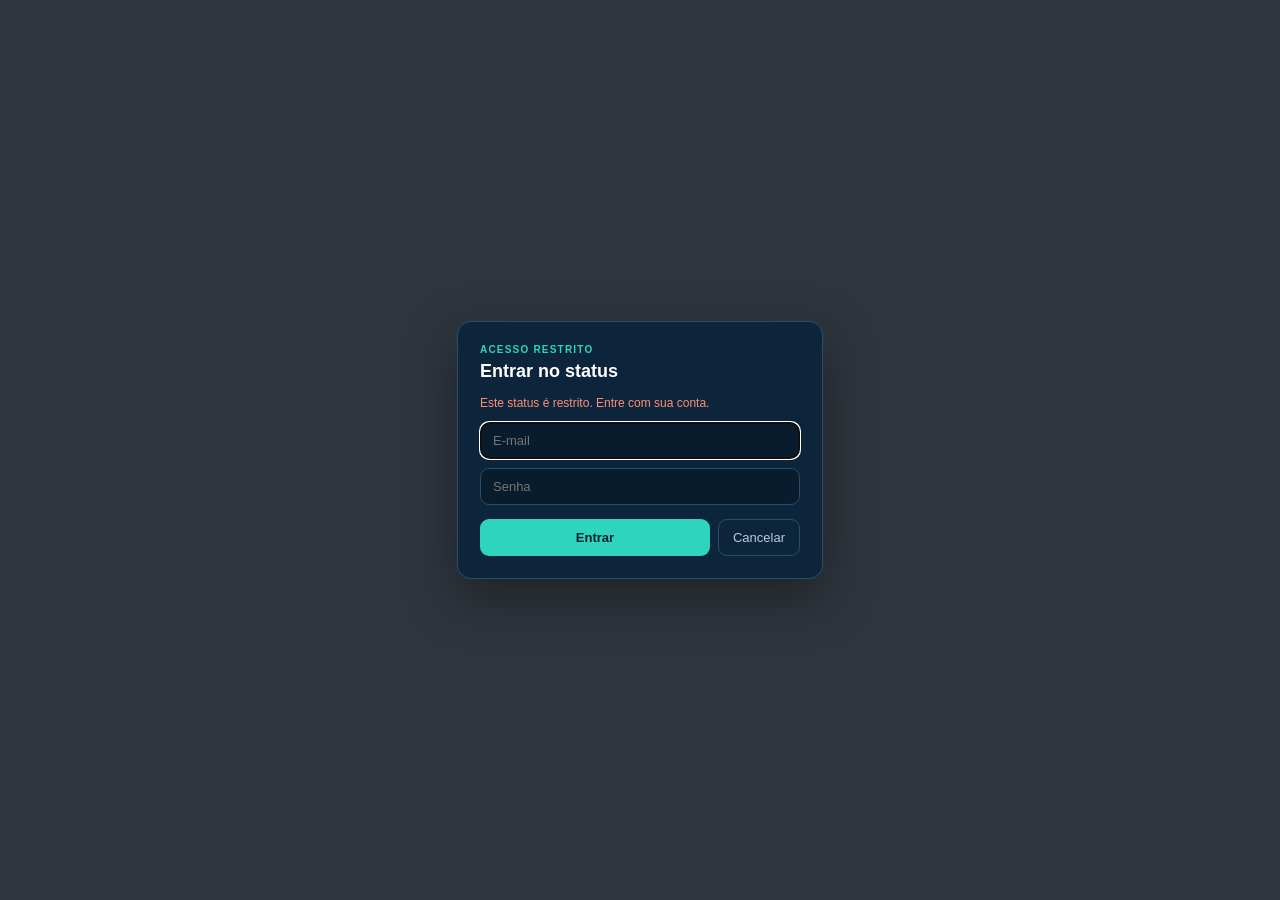
<file: index.html>
<!doctype html>
<html lang="pt-BR">
<head>
<meta charset="utf-8">
<meta name="viewport" content="width=device-width,initial-scale=1">
<title>Projeto Nexus · Status Executivo</title>
<link rel="icon" type="image/svg+xml" href="data:image/svg+xml,<svg xmlns='http://www.w3.org/2000/svg' viewBox='0 0 64 64'><rect width='64' height='64' rx='14' fill='%230d2236'/><rect x='13' y='34' width='8' height='17' rx='2' fill='%232fd4bf'/><rect x='28' y='24' width='8' height='27' rx='2' fill='%232fd4bf'/><rect x='43' y='14' width='8' height='37' rx='2' fill='%23e8a33d'/></svg>">
<style>
html,body{margin:0;width:100%;height:100%;overflow:hidden;background:#07111d}html.nx-claro,html.nx-claro body{background:#f3f6f9}html.nx-claro #loading{background:#f3f6f9;color:#64788b}#app{width:100%;height:100%;border:0;display:block;opacity:0;transition:opacity .15s ease}#loading{position:fixed;inset:0;display:grid;place-items:center;color:#8da8bd;font:14px Inter,Segoe UI,Arial,sans-serif;background:#07111d;z-index:2}
</style>
</head>
<body>
<div id="loading">Carregando status compartilhado…</div>
<iframe id="app" title="Nexus Status Command Center"></iframe>
<script>window.NEXUS_READONLY=false</script>
<script src="/tema.js?v=20260916-claro"></script>
<script src="/shell.js?v=20261026-riscos"></script>
<script src="/timeline.js?v=20260916-jira2"></script>
<script src="/jira.js?v=20261026-riscos"></script>
<script src="/pendencias.js?v=20261026-riscos"></script>
<script src="/metodologia.js?v=20261026-riscos"></script>
</body>
</html>
</file>
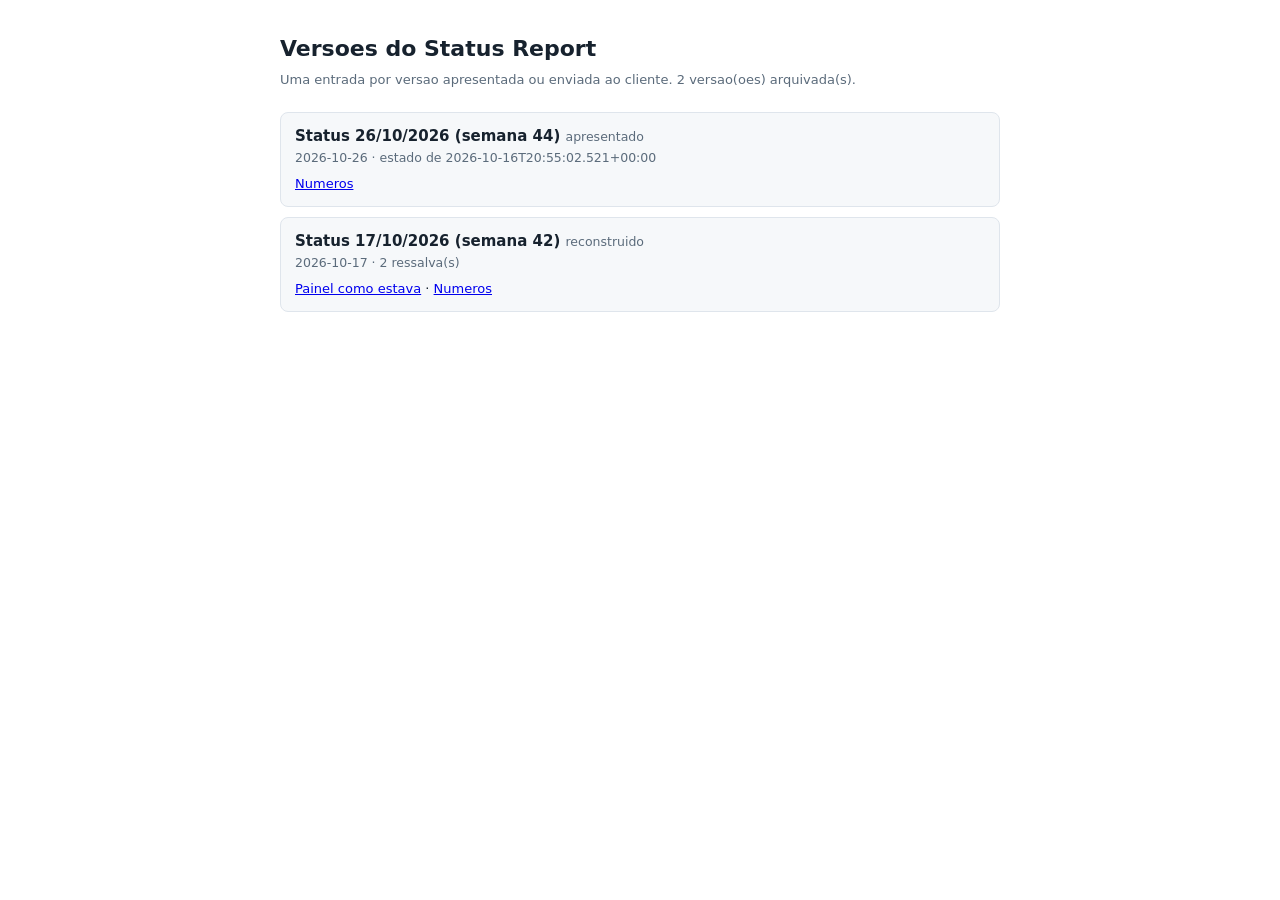
<file: historico/index.html>
<!doctype html><html lang="pt-BR"><head><meta charset="utf-8"><meta name="viewport" content="width=device-width,initial-scale=1"><title>Versoes do Status Report</title><style>:root{--fg:#17222e;--mut:#5b6b7b;--line:#dfe5ec;--bg:#fff;--card:#f6f8fa}@media (prefers-color-scheme:dark){:root:not([data-theme="light"]){--fg:#e8edf3;--mut:#9aa8b6;--line:#2a3542;--bg:#121820;--card:#1a2230}}body{margin:0;background:var(--bg);color:var(--fg);font:15px/1.55 "Segoe UI",system-ui,sans-serif;padding:32px 16px}.w{max-width:720px;margin:0 auto}h1{font-size:22px;margin:0 0 4px}.sub{color:var(--mut);font-size:13px;margin:0 0 22px}ul{list-style:none;padding:0;margin:0}li{background:var(--card);border:1px solid var(--line);border-radius:8px;padding:12px 14px;margin:0 0 10px}.t{font-weight:600}.m{color:var(--mut);font-size:12.5px;font-weight:400}.l{margin-top:6px;font-size:13px}</style></head><body><div class="w"><h1>Versoes do Status Report</h1><p class="sub">Uma entrada por versao apresentada ou enviada ao cliente. 2 versao(oes) arquivada(s).</p><ul><li><div class="t">Status 26/10/2026 (semana 44) <span class="m">apresentado</span></div><div class="m">2026-10-26 &middot; estado de 2026-10-16T20:55:02.521+00:00</div><div class="l"><a href="2026-10-26/quadro.html">Numeros</a></div></li><li><div class="t">Status 17/10/2026 (semana 42) <span class="m">reconstruido</span></div><div class="m">2026-10-17 &middot; 2 ressalva(s)</div><div class="l"><a href="2026-10-17/pagina.html">Painel como estava</a> &middot; <a href="2026-10-17/quadro.html">Numeros</a></div></li></ul></div></body></html>
</file>
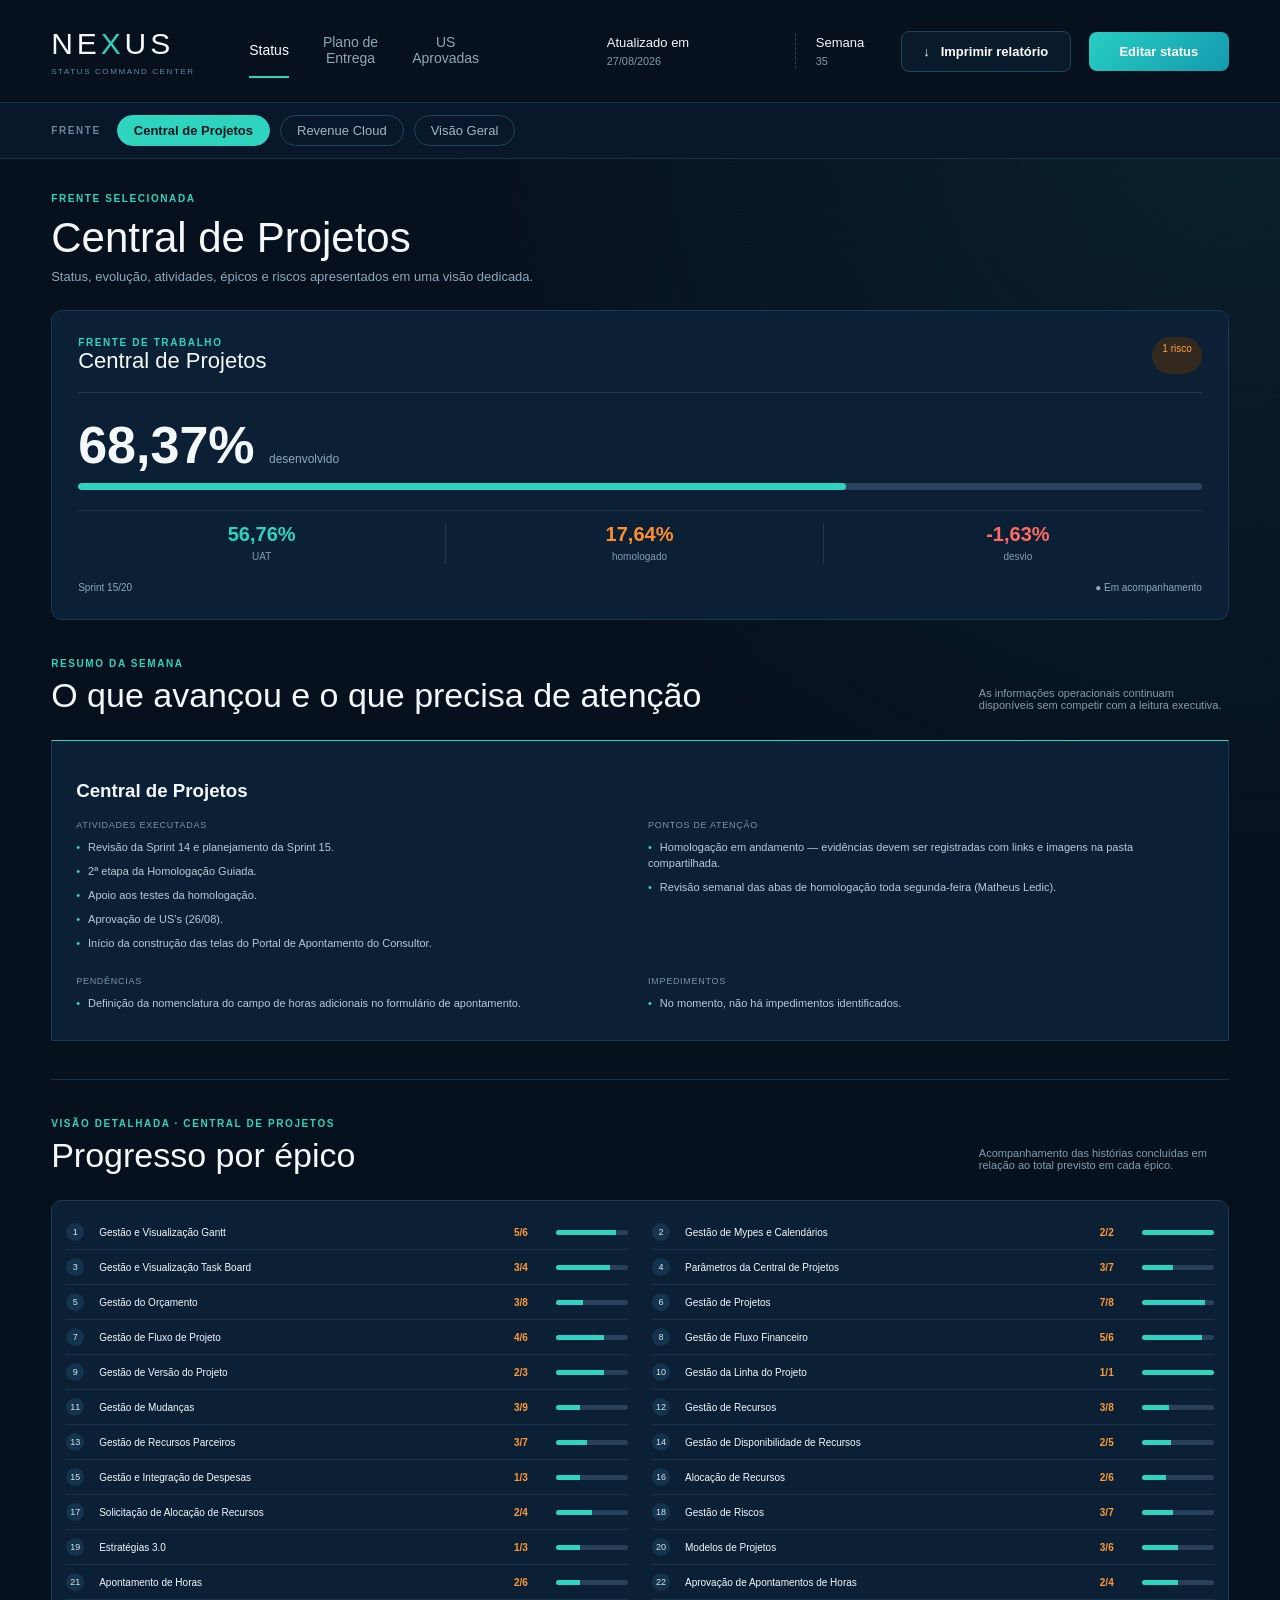
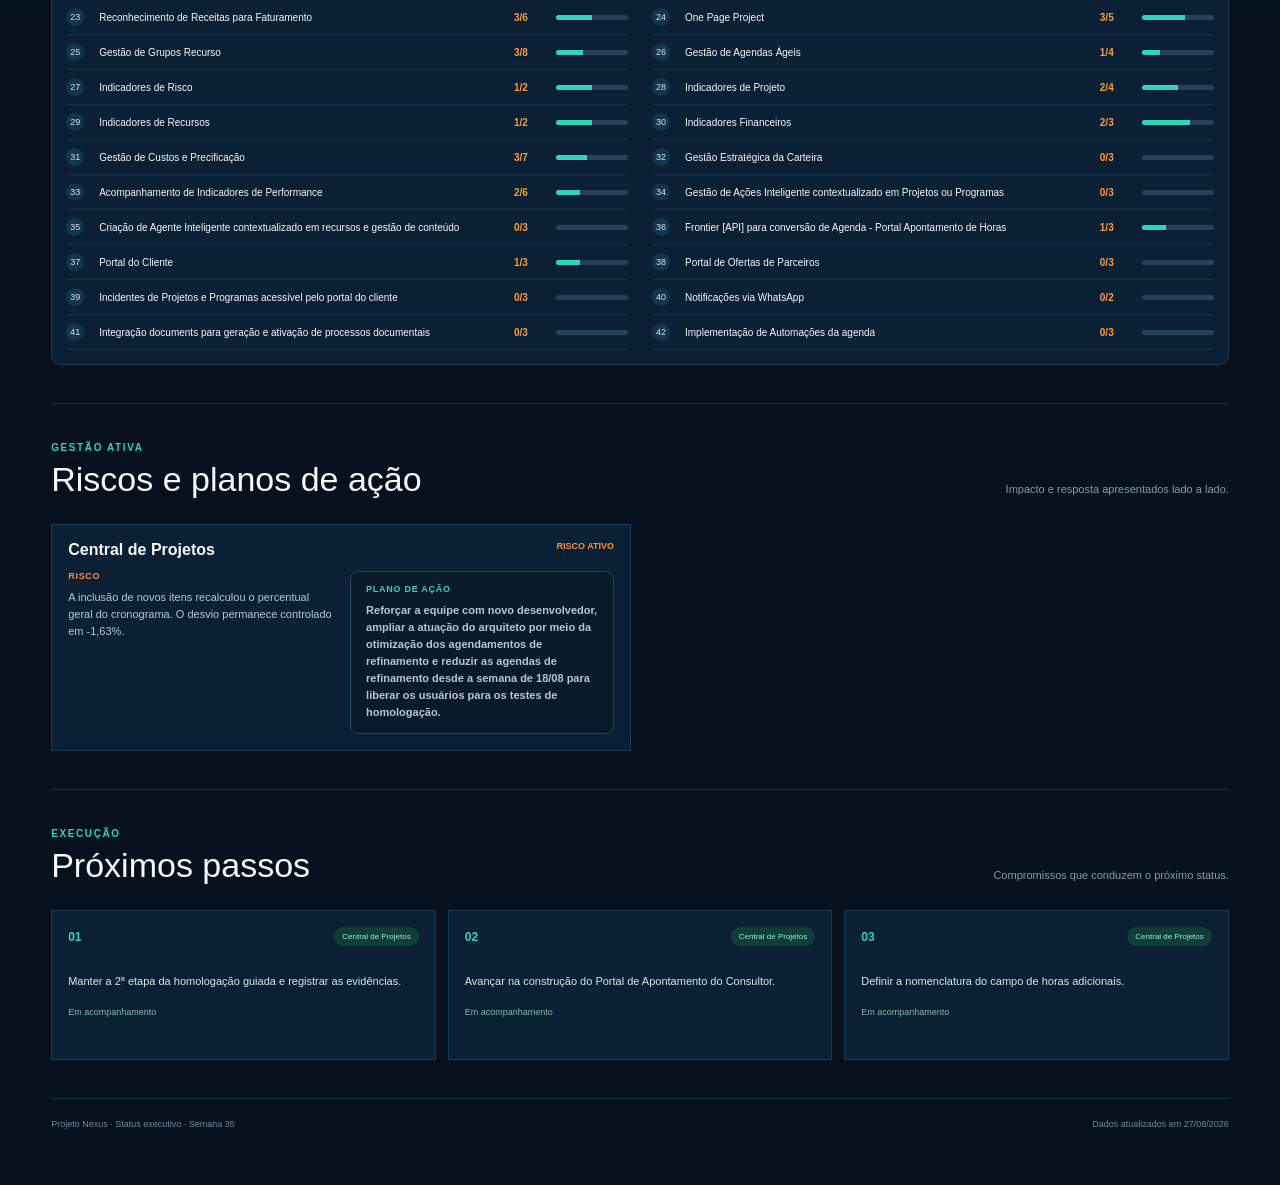
<file: legacy-index.html>
<!doctype html>
<html lang="pt-BR">
<head>
<meta charset="utf-8">
<meta name="viewport" content="width=device-width,initial-scale=1">
<title>Projeto Nexus · Status Executivo</title>
<style>
:root{
  --bg:#07111d;--bg2:#081827;--panel:#0d2236;--panel2:#10283e;--line:#1d405d;
  --text:#f5f8fb;--muted:#8da8bd;--teal:#2fd4bf;--teal2:#20b7c4;--blue:#2a9cff;
  --orange:#ff8d2d;--yellow:#ffc148;--red:#ff6b61;--green:#46dda8;--white:#fff;
}
*{box-sizing:border-box}
html{scroll-behavior:smooth}
body{margin:0;font-family:Inter,Segoe UI,Arial,sans-serif;background:
radial-gradient(circle at 96% 4%,rgba(38,208,195,.08),transparent 27%),
linear-gradient(180deg,var(--bg),#06111e 55%,#07111d);color:var(--text)}
button,input,textarea,select{font:inherit}
button{cursor:pointer}
.topbar{position:sticky;top:0;z-index:40;display:grid;grid-template-columns:180px 1fr 170px 88px 170px 140px;gap:18px;align-items:center;padding:16px 4vw;background:#06111d;border-bottom:1px solid #183149}
.logo{font-size:30px;letter-spacing:.13em;font-weight:300}.logo b{color:var(--teal);font-weight:300}.logo small{display:block;font-size:8px;letter-spacing:.20em;color:#6988a0;margin-top:6px}
.nav{display:flex;gap:34px;align-items:center}.nav button{border:0;background:none;color:#8fa7b9;font-size:14px;padding:18px 0;border-bottom:2px solid transparent}.nav button.active{color:#fff;border-color:var(--teal)}
/* Seletor de frente da aba Status (Central / Revenue / As duas). */
.frente-switch{display:flex;align-items:center;gap:10px;padding:12px 4vw;background:#08182a;border-bottom:1px solid #16304a}
.frente-switch .fs-label{font-size:10px;letter-spacing:.16em;text-transform:uppercase;color:#6b869b;font-weight:700;margin-right:6px}
.frente-switch .fs-chip{border:1px solid #21435f;background:transparent;color:#9fb6c7;font-size:13px;padding:7px 16px;border-radius:999px;cursor:pointer;transition:background .15s,color .15s,border-color .15s}
.frente-switch .fs-chip:hover{border-color:var(--teal);color:#d7e6ef}
.frente-switch .fs-chip.active{background:var(--teal);border-color:var(--teal);color:#04131f;font-weight:600}
.frente-switch[hidden]{display:none}
@media print{.frente-switch{display:none!important}}
.meta{font-size:13px;line-height:1.5}.meta small{display:block;color:#819bad}.week{padding-left:20px;border-left:1px dashed #27425c}
.action{border:1px solid #24435d;background:#091a2a;color:#fff;border-radius:8px;padding:12px 15px;font-weight:800;font-size:13px}.action.primary{background:linear-gradient(135deg,#28cec3,#149aae);border:0}
main{padding:0 4vw 36px}.view{display:none}.view.active{display:block}
.hero-title{margin:34px 0 26px}.eyebrow{font-size:10px;letter-spacing:.16em;color:var(--teal);font-weight:900;text-transform:uppercase}.hero-title h1{font-size:42px;margin:10px 0 7px;font-weight:400}.hero-title p{color:#8ca8bd;margin:0;font-size:13px}
.panel{background:linear-gradient(180deg,rgba(12,33,52,.98),rgba(8,25,40,.98));border:1px solid #17344d;border-radius:12px;padding:22px 24px}
.front-summary{padding:26px;border-radius:11px;background:#0b2034;border:1px solid #173954}
.front-head{display:flex;justify-content:space-between;gap:20px;border-bottom:1px solid #1d3a55;padding-bottom:18px}
.front-head h2{margin:0;font-weight:500;font-size:22px}.status-pill{color:#ff9f3a;background:#34291f;padding:6px 10px;border-radius:999px;font-size:10px}
.front-progress{font-size:52px;font-weight:850;margin:22px 0 8px}.front-progress small{font-size:12px;color:#8ba8bd;font-weight:400}
.progress{height:7px;background:#29445d;border-radius:999px;overflow:hidden}.progress span{display:block;height:100%;border-radius:inherit;background:var(--teal)}
/* Quantos quadros existirem, dividem a largura por igual. Era fixo em 3 colunas e,
   quando o desvio saiu (28/09), sobrava uma coluna vazia na direita. */
.metrics-row{display:grid;grid-auto-flow:column;grid-auto-columns:1fr;gap:10px;margin-top:20px;padding-top:12px;border-top:1px solid #18364f}
.metric-block{text-align:center;border-right:1px solid #1c3a54}.metric-block:last-child{border:0}.metric-block strong{display:block;font-size:20px}.metric-block span{font-size:10px;color:#819cb1}
.front-foot{display:flex;justify-content:space-between;color:#90aabd;font-size:10px;margin-top:18px}
.section{padding:38px 0;border-bottom:1px solid #153049}.section-title{display:flex;justify-content:space-between;gap:24px;align-items:flex-end;margin-bottom:18px}.section-title h2{font-size:34px;font-weight:400;margin:7px 0}.section-title p{max-width:250px;color:#829db1;font-size:11px}
.week-card{background:#0b2035;border:1px solid #193a55;border-top:1px solid var(--teal);padding:20px 24px}
.week-grid{display:grid;grid-template-columns:repeat(2,1fr);gap:18px}.week-block h3{font-weight:500}
.subgrid{display:grid;grid-template-columns:repeat(2,1fr);gap:16px}.box-title{font-size:9px;color:#7895ab;text-transform:uppercase;letter-spacing:.08em;margin-bottom:10px}
.bullet{margin:8px 0;color:#b7cad8;font-size:11px;line-height:1.45}.bullet:before{content:"•";color:var(--teal);margin-right:8px}
.epic-grid{display:grid;grid-template-columns:repeat(2,1fr);gap:0 24px;background:#0b2035;border:1px solid #193a55;border-radius:10px;padding:14px}
.epic{display:grid;grid-template-columns:25px 1fr 34px 72px;gap:8px;align-items:center;padding:8px 0;border-bottom:1px solid #17334c;font-size:10px}
.num{width:18px;height:18px;border-radius:50%;background:#14334d;display:grid;place-items:center;color:#d9e5ee;font-size:9px}.epic strong{color:#ff9b35}
.bar{height:5px;background:#284159;border-radius:999px;overflow:hidden}.bar span{display:block;height:100%;background:var(--teal)}
.risk-wrap{display:grid;grid-template-columns:1fr 1fr;gap:18px;align-items:start}.risk-card{background:#0b2035;border:1px solid #193a55;padding:16px;max-width:680px}.risk-card-head{display:flex;justify-content:space-between;margin-bottom:12px}.risk-card-head span{font-size:9px;color:var(--orange);font-weight:900}.risk-cols{display:grid;grid-template-columns:1fr 1fr;gap:18px}.risk-col h4{font-size:9px;letter-spacing:.08em;color:var(--orange);margin:0 0 8px}.risk-col.action h4{color:var(--teal)}.risk-col p{color:#b5c8d7;font-size:11px;line-height:1.55;margin:0}
.next-grid{display:grid;grid-template-columns:repeat(3,1fr);gap:12px}.next-card{min-height:150px;background:#0b2035;border:1px solid #193a55;padding:16px}.next-card .n{color:var(--teal);font-size:12px;font-weight:900}.next-card .tag2{float:right;background:#103c39;color:#9cf0df;border-radius:999px;padding:5px 8px;font-size:8px}.next-card p{margin-top:28px;color:#dbe6ee;font-size:11px;line-height:1.5}.next-card small{color:#80b9ae;font-size:9px}
.footer{display:flex;justify-content:space-between;padding:20px 0;color:#6f899d;font-size:9px}
.timeline-panel{margin-top:22px}.panel-head{display:flex;justify-content:space-between;gap:18px;align-items:flex-start;border-bottom:1px solid #18344d;padding-bottom:14px}.panel-head h1{font-size:24px;margin:0 0 7px;font-weight:500}.panel-head p{margin:0;color:var(--muted);font-size:13px}
.panel-actions{display:flex;gap:8px}.mini{background:#0a1a2a;border:1px solid #284661;color:#fff;border-radius:8px;padding:9px 12px;font-weight:700;font-size:11px}.mini.add{color:var(--green);border-color:#14785f}
.timeline-scroll{overflow-x:auto;overflow-y:hidden;cursor:grab;scroll-behavior:smooth;scroll-snap-type:x proximity;scrollbar-width:thin;scrollbar-color:var(--green) #10283d;padding:10px 0 8px}.timeline-scroll.dragging{cursor:grabbing;user-select:none;scroll-behavior:auto}
.timeline-track{display:flex;gap:16px;width:max-content;padding:14px 8px 22px;position:relative;align-items:stretch}
.month-group{flex:0 0 360px;border:1px solid #28506e;border-radius:12px;overflow:hidden;background:#0a1d30;scroll-snap-align:start}
.month-header{height:58px;display:flex;align-items:center;justify-content:space-between;gap:20px;padding:0 18px;border-bottom:1px solid #28506e;background:linear-gradient(90deg,#123b4d,#102941)}
.month-header strong{font-size:13px;letter-spacing:.14em;color:#fff}.month-header span{font-size:10px;color:#b9d1e1;text-transform:uppercase}
.month-body{display:grid;grid-template-columns:1fr;gap:12px;padding:16px;align-content:start}
.milestone{width:auto;height:auto;position:relative}.milestone-card{position:static;width:auto;min-height:0;border:1px solid #31536d;border-left:4px solid var(--orange);background:#102a40;border-radius:9px;padding:14px 15px}.milestone.current .milestone-card{border-left-color:var(--green);background:#0f3040}
.milestone:after{display:none}
.date-row{display:flex;justify-content:space-between;align-items:center;gap:12px;margin-bottom:9px}.date-row strong{font-size:15px;color:#fff;white-space:nowrap}.date-row span{font-size:9px;color:#b9d1e1;text-transform:uppercase;text-align:right}.tag{display:inline-block;padding:5px 8px;border-radius:999px;font-size:9px;background:#3a2d21;color:#ffc27a;margin-bottom:10px}.current .tag{background:#16483f;color:#7ff0ce}
.milestone-card h3{margin:0 0 7px;font-size:15px;color:#fff}.milestone-card b{display:block;color:#e8f2f8;font-size:11px;margin-bottom:7px}.milestone-card p{margin:0;color:#c0d3df;font-size:11px;line-height:1.55}
.exec-board{min-width:1380px;padding:18px 8px 8px}.exec-axis,.exec-lane{display:grid;grid-template-columns:160px repeat(12,minmax(86px,1fr))}.exec-axis{min-height:48px;color:#a9c0d2;border-bottom:1px solid #29465e}.exec-axis .axis-month{padding:8px 12px;border-left:1px solid #29465e;font-size:11px;font-weight:800;letter-spacing:.12em}.exec-axis .aug{grid-column:2/4}.exec-axis .sep{grid-column:4/8}.exec-axis .oct{grid-column:8/12}.exec-axis .nov{grid-column:12/14}.exec-lane{min-height:132px;border-bottom:1px solid #203b52}.exec-lane-label{grid-column:1;padding:25px 16px 0 4px}.exec-lane-label strong{display:block;color:#fff;font-size:14px}.exec-lane-label span{display:block;color:#9bb4c6;font-size:10px;margin-top:5px}.exec-track{grid-column:2/14;display:grid;grid-template-columns:repeat(12,minmax(86px,1fr));grid-template-rows:42px 32px 44px;position:relative;padding-top:16px}.exec-track:before{content:"";position:absolute;left:0;right:0;top:42px;height:2px;background:#36536a}.exec-period{align-self:center;height:24px;border:1px solid #369ee8;background:#183e62;border-radius:999px;position:relative;z-index:2;color:#fff}.exec-period.plan{border-color:#8295a5;background:#263849}.exec-period.orange{border-color:#ff9138;background:#4b3426}.exec-period.green{border-color:#37d4ab;background:#17493f}.exec-period .period-label{position:absolute;left:10px;top:31px;min-width:max-content;color:#d8e7f0;font-size:10px;line-height:1.4}.exec-period .period-label b{display:block;color:#fff;font-size:11px;margin-bottom:2px}.exec-pin{align-self:center;justify-self:center;position:relative;z-index:4;width:18px;height:18px;transform:rotate(45deg);background:#ff8d2d;border:3px solid #0a1d30;box-shadow:0 0 0 1px #ffb46f}.exec-pin.blue{background:#2a9cff;box-shadow:0 0 0 1px #8bc8ff}.exec-pin.green{background:#46dda8;box-shadow:0 0 0 1px #91f3d6}.exec-pin-label{align-self:start;justify-self:center;text-align:center;color:#bcd0de;font-size:10px;line-height:1.35;min-width:128px;z-index:5}.exec-pin-label b{display:block;color:#fff;font-size:12px}.timeline-source{display:none}.exec-caption{display:flex;justify-content:space-between;gap:16px;flex-wrap:wrap;padding:14px 4px 2px;color:#a9c0d2;font-size:10px}.exec-caption strong{color:#fff}
.milestone-card h3{margin:0 0 8px;font-size:14px;font-weight:500}.milestone-card b{display:block;color:var(--green);margin-bottom:8px;font-size:12px}.milestone-card p{margin:0;color:#9db8cc;font-size:10px;line-height:1.4}.scrollhint{text-align:center;color:#86a7bf;font-size:10px;margin:4px 0 14px}
.kpis{display:grid;grid-template-columns:1.1fr .85fr .85fr .9fr;gap:10px}.card{background:#0f263a;border:1px solid #21425d;border-radius:9px;padding:18px;min-height:130px}.label{font-size:11px;font-weight:900;text-transform:uppercase;margin-bottom:14px}.big{font-size:42px;font-weight:850;color:var(--green)}.big.blue{color:var(--blue)}.big.orange{color:var(--orange);font-size:19px}
.bottom{display:grid;grid-template-columns:1fr 1.25fr .8fr;gap:10px;margin-top:10px}.list{display:grid;gap:10px;font-size:11px;color:#b7ccdc}.risk{display:flex;justify-content:space-between;gap:12px;background:#132d43;border-radius:6px;padding:10px}.risk strong.high{color:#ff6a5e}.risk strong.med{color:#ff9b31}.risk strong.low{color:#ffcb3f}.legend-row{display:flex;gap:8px;align-items:center;color:#a9c0d2}.legend-dot{width:9px;height:9px;border-radius:50%}

/* Modal editor */
.drawer-backdrop{position:fixed;inset:0;background:rgba(0,0,0,.62);display:none;z-index:80}.drawer-backdrop.open{display:block}.drawer{position:absolute;top:0;right:0;width:min(620px,95vw);height:100%;overflow:auto;background:#081a2d;border-left:1px solid #1d405d;padding:22px}.drawer-head{display:flex;justify-content:space-between;align-items:center;border-bottom:1px solid #1b3c57;padding-bottom:12px}.close{background:none;border:1px solid #28445d;color:#fff;border-radius:7px;padding:6px 9px}.form-grid{display:grid;grid-template-columns:1fr 1fr;gap:12px}.field{margin:12px 0}.field label{display:block;color:#9bb1c2;font-size:11px;margin-bottom:6px}.field input{width:100%;background:#10263c;border:1px solid #1d405d;border-radius:7px;color:#fff;padding:10px}.drawer-actions{position:sticky;bottom:0;background:#081a2d;border-top:1px solid #1b3c57;padding:12px 0;display:flex;justify-content:flex-end;gap:8px}.save{background:linear-gradient(135deg,#28cec3,#149aae);border:0;color:#fff;border-radius:7px;padding:10px 16px;font-weight:800}.cancel{background:#0a1a2a;border:1px solid #284661;color:#fff;border-radius:7px;padding:10px 16px}

/* Linha do tempo horizontal do relatório */
.pr-exec{margin-top:5mm;border-top:1px solid #d7e0e6}.prx-axis,.prx-lane{display:grid;grid-template-columns:30mm repeat(12,1fr)}.prx-axis{height:12mm;border-bottom:1px solid #d7e0e6}.prx-month{padding:3mm 2mm;border-left:1px solid #d7e0e6;font-size:7px;font-weight:700;color:#526675}.prx-month.aug{grid-column:2/4}.prx-month.sep{grid-column:4/8}.prx-month.oct{grid-column:8/12}.prx-month.nov{grid-column:12/14}.prx-lane{min-height:25mm;border-bottom:1px solid #e4eaee}.prx-lane.revenue{min-height:35mm}.prx-label{grid-column:1;padding:5mm 2mm 0 0}.prx-label b{display:block;font-size:7px;color:#172432}.prx-label span{display:block;font-size:6px;color:#71818e;margin-top:1mm}.prx-track{grid-column:2/14;display:grid;grid-template-columns:repeat(12,1fr);grid-auto-rows:8mm;gap:1.5mm;align-content:center;position:relative}.prx-track:before{content:"";position:absolute;left:0;right:0;top:50%;height:1px;background:#b8c7d1}.prx-bar{z-index:2;border:1px solid #44aeea;background:#e9f5fc;border-radius:3mm;padding:1.4mm 2mm;font-size:5.5px;line-height:1.2;color:#18384e;overflow:hidden}.prx-bar.green{border-color:#2cc5b3;background:#e9f8f5}.prx-bar.orange{border-color:#f5a055;background:#fff4e9}.prx-bar.gray{border-color:#9eabb5;background:#f3f5f6}.prx-bar.milestone{border-radius:1.5mm;font-weight:700}.prx-bar b{font-size:6px}.prx-summary{margin-top:3mm;padding:2.5mm 3mm;border-left:2px solid #2cc5b3;background:#f3faf8;font-size:6.5px;color:#3f5565}.prx-summary b{color:#172432}

/* PRINT REPORT */
#print-report{display:none}
@media print{
  body{background:#fff;color:#162334}
  .topbar,main,.drawer-backdrop{display:none!important}
  #print-report{display:block}
  @page{size:A4 landscape;margin:9mm}
  .pr-page{page-break-after:always;min-height:185mm;padding:2mm 2mm 0;font-family:Arial,sans-serif;color:#1b2a3a}
  .pr-page:last-child{page-break-after:auto}
  .pr-topline{height:4px;background:linear-gradient(90deg,#ff9f43,#2fcdb6);margin:-2mm -2mm 7mm}
  .pr-head{display:flex;justify-content:space-between;border-bottom:1px solid #dbe3e9;padding-bottom:4mm;margin-bottom:4mm}
  .pr-brand{font-size:8px;color:#23af9d;font-weight:800;letter-spacing:.14em}.pr-title{font-size:18px;font-weight:700;margin-left:10px}
  .pr-meta{text-align:right;font-size:8px}.pr-meta b{display:block;font-size:9px}
  .pr-synth{background:#f2f6f8;border-left:3px solid #ff9a3b;padding:4mm;margin-bottom:4mm}.pr-synth .kicker{font-size:7px;color:#21af9f;font-weight:800;letter-spacing:.14em}.pr-synth h2{font-size:15px;margin:2mm 0 1mm}.pr-synth p{font-size:8px;margin:0;color:#667786}
  .pr-kpis{display:grid;grid-template-columns:repeat(4,1fr);gap:3mm;margin-bottom:4mm}.pr-kpi{border:1px solid #d8e0e6;padding:3mm}.pr-kpi span{display:block;font-size:7px;color:#677987}.pr-kpi b{display:block;font-size:18px;color:#23af9f;margin-top:2mm}.pr-kpi b.red{color:#e95a52}
  .pr-grid{display:grid;grid-template-columns:31% 69%;gap:4mm}.pr-box{border:1px solid #dbe3e9;padding:3mm}.pr-box h3{font-size:12px;margin:0 0 2mm}.pr-label{font-size:7px;color:#6b7e8d;font-weight:700;margin:2mm 0 1mm}.pr-bullet{font-size:7.2px;line-height:1.35;margin:1mm 0}.pr-bullet:before{content:"•";color:#22b7a7;margin-right:4px}
  .pr-risk{display:grid;grid-template-columns:1fr 1fr;gap:2mm;margin-top:3mm}.pr-risk>div{border-left:2px solid #ff9a3b;padding:2mm;background:#fafcfd}.pr-risk h4{font-size:7px;margin:0 0 1mm;color:#b46a23}.pr-risk p{font-size:7px;line-height:1.35;margin:0}
  .pr-epics{display:grid;grid-template-columns:repeat(3,1fr);gap:1.5mm 4mm}.pr-epic{display:grid;grid-template-columns:16px 1fr 24px;gap:2mm;align-items:center;font-size:6.8px;border-bottom:1px solid #eef2f4;padding:1.2mm 0}.pr-n{width:14px;height:14px;border-radius:50%;background:#17364c;color:#fff;display:grid;place-items:center;font-size:6px}.pr-e-bar{height:3px;background:#dfe7eb;border-radius:8px;overflow:hidden;margin-top:1mm}.pr-e-bar span{display:block;height:100%;background:#2cc5b3}.pr-e-val{color:#c87927;font-weight:700;text-align:right}
  .pr-timeline-title{font-size:22px;margin:4mm 0 2mm}.pr-months{display:grid;grid-template-columns:repeat(4,1fr);gap:3mm;margin-top:5mm}.pr-month{border:1px solid #d7e0e6;border-top:3px solid #2cc5b3;padding:4mm;min-height:135mm;background:#fbfcfd}.pr-month .m-k{font-size:7px;color:#22af9e;font-weight:800}.pr-month h3{font-size:14px;margin:3mm 0 5mm}.pr-item{position:relative;border-left:1px solid #c6d3dc;padding:0 0 5mm 6mm;margin-left:2mm}.pr-item:before{content:"";position:absolute;left:-3.5px;top:1mm;width:7px;height:7px;background:#2cc5b3;border-radius:50%;box-shadow:0 0 0 2px #e9f8f5}.pr-item.current{background:#fff5e8;border:1px solid #f3c889;border-radius:4px;padding:3mm;margin:0 0 4mm}.pr-item.current:before{display:none}.pr-item b{font-size:7px;color:#c17a2a}.pr-item strong{font-size:8px;margin-left:4mm}.pr-item p{font-size:7px;color:#71818e;margin:1mm 0 0 13mm}.pr-foot{position:absolute;bottom:3mm;left:2mm;right:2mm;border-top:1px solid #dce4e9;padding-top:2mm;font-size:6.5px;color:#7d8d99;display:flex;justify-content:space-between}
}
@media(max-width:980px){
  .topbar{grid-template-columns:150px 1fr auto}.meta,.week{display:none}.topbar .action{display:none}.nav{overflow-x:auto;gap:20px}
  .kpis,.bottom,.week-grid,.risk-wrap,.next-grid{grid-template-columns:1fr}.epic-grid{grid-template-columns:1fr}.subgrid{grid-template-columns:1fr}.front-summary{padding:20px}.hero-title h1{font-size:34px}
  .exec-board{min-width:1240px}.exec-axis,.exec-lane{grid-template-columns:140px repeat(12,minmax(80px,1fr))}.exec-track{grid-template-columns:repeat(12,minmax(80px,1fr))}
}

.exec-lane{min-height:168px}.exec-track{grid-template-rows:42px 72px 42px}.exec-lane.sprints-lane{min-height:96px}.sprints-lane .exec-track{grid-template-rows:42px}.exec-period .period-label{min-width:0;width:calc(100% - 20px);white-space:normal;overflow-wrap:anywhere}.exec-period .period-label.inside{position:static;display:block;width:auto;padding:4px 10px;color:#fff;white-space:nowrap;overflow:hidden;text-overflow:ellipsis}.exec-period .period-label.inside b{display:inline;font-size:10px;margin:0}.exec-pin-label{min-width:0;width:100%;padding:0 6px;overflow-wrap:anywhere}.exec-period.sottelli{border-color:#2fd4bf;background:#123f43}.exec-period.mv{border-color:#2a9cff;background:#153d63}.exec-pin.sottelli{background:#2fd4bf;box-shadow:0 0 0 1px #7ff0df}.exec-pin.mv{background:#2a9cff;box-shadow:0 0 0 1px #8bc8ff}.exec-legend{display:flex;justify-content:flex-end;gap:16px;flex-wrap:wrap;padding:0 4px 12px;color:#b9d1e1;font-size:10px}.exec-legend span{display:flex;align-items:center;gap:6px}.exec-swatch{width:10px;height:10px;border-radius:3px;background:#2fd4bf}.exec-swatch.mv{background:#2a9cff}.exec-swatch.joint{background:#ff8d2d}.exec-swatch.final{background:#46dda8}
.calendar-board{min-width:1480px;padding:18px 8px 8px}.calendar-legend{display:flex;justify-content:flex-end;gap:16px;padding:0 4px 12px;color:#b9d1e1;font-size:10px}.calendar-legend span{display:flex;align-items:center;gap:6px}.calendar-grid{display:grid;grid-template-columns:160px repeat(85,minmax(12px,1fr));grid-template-rows:48px 56px 224px 108px;position:relative;border-bottom:1px solid #29465e}.cal-month{z-index:4;padding:15px 12px;border-left:1px solid #29465e;border-bottom:1px solid #29465e;color:#fff;font-size:11px;font-weight:800;letter-spacing:.12em}.cal-sprint-band{z-index:1;grid-row:2/5;border-left:1px solid #2b536d;border-right:1px solid #2b536d;background:rgba(42,156,255,.035)}.cal-sprint-band.alt{background:rgba(47,212,191,.035)}.cal-sprint-title{z-index:4;grid-row:2;align-self:start;margin:10px 5px;padding:6px 9px;border:1px solid #47657b;border-radius:999px;background:#172d40;color:#fff;font-size:10px;white-space:nowrap;overflow:hidden}.cal-sprint-title.current{border-color:#2fd4bf;background:#12443f}.cal-row-label{z-index:4;grid-column:1;padding:28px 16px 0 4px;border-bottom:1px solid #29465e}.cal-row-label strong{display:block;color:#fff;font-size:14px}.cal-row-label span{display:block;color:#9bb4c6;font-size:10px;margin-top:5px}.cal-lane{z-index:3;grid-column:2/87;display:grid;grid-template-columns:repeat(85,minmax(12px,1fr));position:relative;border-bottom:1px solid #29465e}.cal-lane.project{grid-template-rows:42px 84px 74px;padding-top:14px}.cal-lane.presence{grid-template-rows:42px 42px;padding-top:12px}.cal-lane:before{content:"";position:absolute;left:0;right:0;top:35px;height:2px;background:#3a5c73}.cal-bar{z-index:3;align-self:center;height:24px;border:1px solid #2fd4bf;background:#123f43;border-radius:999px}.cal-bar.mv{border-color:#2a9cff;background:#153d63}.cal-bar span{display:block;padding:5px 9px;color:#fff;font-size:10px;font-weight:700;white-space:nowrap;overflow:hidden;text-overflow:ellipsis}.cal-mark{z-index:5;align-self:center;justify-self:center;width:18px;height:18px;transform:rotate(45deg);background:#ff8d2d;border:3px solid #0a1d30;box-shadow:0 0 0 1px #ffb46f}.cal-mark.sottelli{background:#2fd4bf;box-shadow:0 0 0 1px #7ff0df}.cal-mark.mv{background:#2a9cff;box-shadow:0 0 0 1px #8bc8ff}.cal-mark.final{background:#46dda8;box-shadow:0 0 0 1px #91f3d6}.cal-card{z-index:4;align-self:start;padding:8px 10px;border-left:2px solid #ff8d2d;background:#102a40;color:#c9dbe7;font-size:10px;line-height:1.45;overflow-wrap:anywhere}.cal-card.sottelli{border-left-color:#2fd4bf}.cal-card.mv{border-left-color:#2a9cff}.cal-card.final{border-left-color:#46dda8}.cal-card b{display:block;color:#fff;font-size:11px;margin-bottom:2px}.calendar-caption{display:flex;justify-content:space-between;gap:16px;padding:14px 4px 2px;color:#a9c0d2;font-size:10px}.calendar-caption strong{color:#fff}

/* ===== MODO DE EDIÇÃO COMPLETO ===== */
.editor-help{margin:18px 0;padding:15px;border:1px solid #1d405d;border-radius:10px;background:#0d2438;color:#bcd0de;font-size:12px;line-height:1.55}
.editor-help b{color:#fff}
.editor-help p{margin:6px 0 0}
.editor-menu{display:grid;grid-template-columns:1fr 1fr;gap:8px;margin:18px 0}
.editor-menu button{background:#0c2237;border:1px solid #244662;color:#c7d8e5;border-radius:8px;padding:10px}
.editor-actions-stack{display:grid;gap:9px;margin:18px 0}
.wide{width:100%}
.danger{border-color:#713446!important;color:#ff9aac!important}
.editor-note{margin:20px 0;color:#8da8bd;font-size:11px;line-height:1.6;border-top:1px solid #1b3c57;padding-top:16px}
.editor-note ol{padding-left:18px}
.context-edit{display:none;align-items:center;gap:6px;border:1px solid #2a5871;background:#0b2235;color:#8ff0dd;border-radius:8px;padding:8px 11px;font-size:11px;font-weight:800;white-space:nowrap}
body.edit-mode .context-edit{display:inline-flex}
body.edit-mode [data-inline-edit="1"]{outline:1px dashed rgba(54,217,189,.48);outline-offset:3px;border-radius:3px;cursor:text}
body.edit-mode [data-inline-edit="1"]:focus{outline:2px solid var(--teal);background:rgba(54,217,189,.06)}
.edit-toolbar{display:none;gap:6px;align-items:center;margin-top:10px}
body.edit-mode .edit-toolbar{display:flex}
.edit-add,.edit-remove{border:1px solid #27614f;background:#0d302b;color:#8ff0dd;border-radius:7px;padding:6px 9px;font-size:10px;font-weight:800}
.edit-remove{border-color:#633044;background:#28131b;color:#ff9aac;position:absolute;right:7px;top:7px;z-index:3}
.edit-host{position:relative}
body.edit-mode .bullet{padding-right:25px;position:relative}
body.edit-mode .bullet:hover:after{content:"duplo clique para editar";position:absolute;right:4px;bottom:-13px;font-size:8px;color:#5e829a}
body.edit-mode .next-card,body.edit-mode .milestone,body.edit-mode .epic{position:relative}
.edit-mode-banner{display:none;position:fixed;left:50%;bottom:18px;transform:translateX(-50%);z-index:80;background:#0b2d2a;border:1px solid var(--teal);color:#dffdf7;border-radius:999px;padding:10px 18px;font-size:12px;font-weight:800;box-shadow:0 12px 40px rgba(0,0,0,.35)}
body.edit-mode .edit-mode-banner{display:block}
@media(max-width:900px){.editor-menu{grid-template-columns:1fr}.context-edit{padding:6px 8px}}


/* ===== EDITOR FORMULÁRIO V3 ===== */
.editor-drawer{width:min(860px,96vw)}
.editor-tabs-v3{display:flex;gap:8px;flex-wrap:wrap;padding:16px 0;border-bottom:1px solid #1b3c57;position:sticky;top:-24px;background:#081a2d;z-index:5}
.editor-tabs-v3 button{background:#0d2337;border:1px solid #244662;color:#9db5c7;border-radius:8px;padding:9px 12px;font-weight:700}
.editor-tabs-v3 button.active{color:#fff;border-color:var(--teal);background:#12354b}
.editor-form-content{padding:14px 0 90px}
.edit-section{border:1px solid #1c3f5a;border-radius:10px;background:#0b2034;padding:14px;margin:12px 0}
.edit-section h3{margin:0 0 12px;font-size:15px}
.edit-grid-2{display:grid;grid-template-columns:1fr 1fr;gap:12px}
.edit-grid-3{display:grid;grid-template-columns:1fr 1fr 1fr;gap:10px}
.edit-field{margin:9px 0}
.edit-field label{display:block;color:#89a7bb;font-size:11px;margin-bottom:6px}
.edit-field input,.edit-field textarea,.edit-field select{width:100%;background:#102941;border:1px solid #28506c;border-radius:7px;color:#fff;padding:10px;font:inherit}
.edit-field textarea{min-height:92px;resize:vertical;line-height:1.4}
.editor-list-row{display:grid;grid-template-columns:1fr 85px 85px 38px;gap:7px;align-items:end;padding:8px 0;border-bottom:1px solid #17344d}
.editor-list-row.timeline-row{grid-template-columns:95px 110px 1fr 130px 1.2fr 20px 38px}
.editor-list-row .remove-row{height:39px;border:1px solid #6b3042;background:#2d1620;color:#ff9aae;border-radius:7px;font-weight:900}
.editor-add-row{margin-top:10px;border:1px solid #18775e;background:#0f312d;color:#9cf0df;border-radius:7px;padding:9px 11px;font-weight:800}
.editor-tip{font-size:11px;color:#8eaabd;line-height:1.5;background:#0b2639;border-left:3px solid var(--teal);padding:10px 12px;margin:8px 0 14px}
.print-preview-backdrop{display:none;position:fixed;inset:0;z-index:120;background:rgba(0,0,0,.72);padding:20px}
.print-preview-backdrop.open{display:block}
.print-preview-shell{height:100%;background:#071420;border:1px solid #24445f;border-radius:14px;display:flex;flex-direction:column;overflow:hidden}
.print-preview-head{display:flex;justify-content:space-between;align-items:center;gap:20px;padding:16px 20px;border-bottom:1px solid #1c3c56}
.print-preview-head h2{margin:4px 0 0}
.print-preview-actions{display:flex;gap:8px}
#printPreviewFrame{flex:1;width:100%;border:0;background:#fff}
@media(max-width:900px){
  .edit-grid-2,.edit-grid-3{grid-template-columns:1fr}
  .editor-list-row,.editor-list-row.timeline-row{grid-template-columns:1fr 1fr}
  .editor-list-row .remove-row{grid-column:1/-1}
  .print-preview-head{align-items:flex-start;flex-direction:column}
}

.calendar-grid{grid-template-rows:48px 56px 270px 108px}
.cal-lane.project{grid-template-rows:42px repeat(3,68px)}
.calendar-board{min-width:2800px}
.calendar-grid{grid-template-columns:180px repeat(85,minmax(30px,1fr));grid-template-rows:48px 56px 370px}
.cal-sprint-band{grid-row:2/4}
.cal-lane{grid-column:2/87;grid-template-columns:repeat(85,minmax(30px,1fr))}
.cal-lane.project{grid-template-rows:42px repeat(4,78px);padding-top:14px}
.cal-card{min-width:0;overflow:hidden;padding:10px 12px;font-size:11px;line-height:1.45}
.cal-card b{font-size:12px;line-height:1.35;overflow-wrap:anywhere}
.cal-note{display:flex;flex-wrap:wrap;gap:5px;margin-top:7px}
.cal-note span{display:inline-block;padding:4px 7px;border:1px solid #2a9cff;border-radius:999px;background:#153d63;color:#fff;font-size:9px;font-weight:700;white-space:nowrap}
.cal-row-label[style*="grid-row:4"],.cal-lane.presence{display:none}
.cal-sprint-band{position:relative;margin:4px;border:1px solid #31526a!important;border-radius:14px;overflow:hidden;box-shadow:none!important}
.cal-sprint-band:after{content:"";position:absolute;left:0;right:0;top:50px;border-top:1px solid rgba(129,169,195,.28)}
.cal-sprint-title{margin:18px 16px;padding:0;border:0!important;border-radius:0;background:transparent!important;overflow:visible;color:#fff}
.cal-sprint-title.current{border:0!important;background:transparent!important}
.cal-sprint-title{display:flex;align-items:center;justify-content:center;text-align:center}
.cal-row-label[style*="grid-row:2"]{visibility:hidden}
.calendar-caption,.calendar-caption strong{color:#fff}
.cal-sprint-band[data-sprint="15"]{background:rgba(47,212,191,.12);border-color:rgba(47,212,191,.62)!important}
.cal-sprint-band[data-sprint="16"]{background:rgba(42,156,255,.10);border-color:rgba(42,156,255,.52)!important}
.cal-sprint-band[data-sprint="17"]{background:rgba(47,212,191,.09);border-color:rgba(47,212,191,.48)!important}
.cal-sprint-band[data-sprint="18"]{background:rgba(42,156,255,.10);border-color:rgba(42,156,255,.52)!important}
.cal-sprint-band[data-sprint="19"]{background:rgba(47,212,191,.09);border-color:rgba(47,212,191,.48)!important}
.cal-sprint-band[data-sprint="20"]{background:rgba(70,221,168,.12);border-color:rgba(70,221,168,.58)!important}
.cal-bar.avoid-start span{padding-left:82px}
.jira-ref{border:1px dashed #2b4d68;background:rgba(31,95,139,.08)}.jira-ref h3 small{font-weight:400;color:#8da8bd;margin-left:8px;font-size:11px}.jira-ref p{margin:4px 0;font-size:12px;color:#b8cbd8}
/* Aba "Plano de Entrega" (Revenue, pos-homologacao). Fica fora do <main> de proposito:
   o <main> e persistido no Supabase e restaurado por cima do HTML; este bloco e so codigo. */
.plano-view{padding:0 4vw 36px}
.pl-windows{display:grid;grid-template-columns:1fr 1fr;gap:14px;margin-bottom:26px}
.pl-window{display:grid;grid-template-columns:1fr;gap:8px;align-items:start;background:var(--panel);border:1px solid var(--line);border-left:3px solid var(--teal);padding:16px 22px}
.pl-window .pl-front{grid-column:1/-1;font-size:9px;letter-spacing:.12em;text-transform:uppercase;color:var(--teal);font-weight:900}
.pl-window em{grid-column:1/-1;font-style:normal;font-size:12px;font-weight:700;color:var(--text);background:var(--panel2);border:1px solid var(--line);border-left:3px solid var(--orange);padding:9px 12px;margin-top:6px}
.pl-scope{display:flex;flex-wrap:wrap;gap:6px 16px;align-items:center;font-size:12px;color:var(--text);background:var(--panel);border:1px solid var(--line);border-left:3px solid var(--orange);padding:12px 18px;margin:-12px 0 18px}.pl-scope b{font-size:9px;letter-spacing:.12em;text-transform:uppercase;color:var(--orange);font-weight:900}
.pl-window strong{font-size:30px;font-weight:850;font-variant-numeric:tabular-nums;color:var(--text)}.pl-window strong small{font-size:13px;font-weight:400;color:var(--muted);margin:0 8px}
.pl-window strong .pl-aberto{font-size:22px;font-weight:650;color:var(--muted);font-variant-numeric:normal}
.pl-window span{font-size:11px;color:var(--muted);line-height:1.5;max-width:52ch}
.pl-flow{display:grid;grid-template-columns:repeat(6,1fr);gap:14px;position:relative;margin-bottom:22px}
.pl-flow:before{content:"";position:absolute;left:0;right:0;top:15px;height:1px;background:var(--line)}
.pl-step{position:relative;padding-top:46px}
.pl-step .pl-dot{position:absolute;top:0;left:0;width:30px;height:30px;border-radius:50%;background:var(--panel2);color:var(--text);font-weight:850;font-size:12px;display:grid;place-items:center;border:4px solid var(--bg);box-shadow:0 0 0 1px var(--line)}
.pl-step:first-child .pl-dot,.pl-step:last-child .pl-dot{background:var(--teal);color:#fff;box-shadow:0 0 0 1px var(--teal)}
.pl-step .pl-who{font-size:9px;letter-spacing:.12em;text-transform:uppercase;color:var(--teal);font-weight:900;margin-bottom:6px}
.pl-step h3{margin:0 0 6px;font-size:15px;font-weight:600;line-height:1.25;color:var(--text)}.pl-step p{margin:0;font-size:11px;color:var(--muted);line-height:1.5}
.pl-cards{display:grid;grid-template-columns:repeat(6,1fr);gap:14px}
.pl-card{background:var(--panel);border:1px solid var(--line);border-top:2px solid var(--teal);padding:16px;display:flex;flex-direction:column;gap:8px}
.pl-card .box-title{margin-bottom:2px}.pl-card .bullet{margin:5px 0}
.pl-card .pl-out{margin-top:auto;padding-top:10px;border-top:1px dashed var(--line);font-size:11px;color:var(--text);line-height:1.45}
.pl-card .pl-out b{display:block;font-size:9px;letter-spacing:.12em;text-transform:uppercase;color:var(--teal);margin-bottom:3px}
.pl-foot{display:grid;grid-template-columns:1.2fr 1fr;gap:18px}
.pl-roles{display:grid;grid-template-columns:auto 1fr;gap:8px 14px;font-size:11px;color:var(--muted);line-height:1.45}.pl-roles b{color:var(--teal);white-space:nowrap}
@media(max-width:980px){.pl-flow,.pl-cards{grid-template-columns:repeat(3,1fr)}.pl-flow:before{display:none}.pl-foot,.pl-windows{grid-template-columns:1fr}}
@media(max-width:640px){.pl-flow,.pl-cards{grid-template-columns:1fr}.pl-window{grid-template-columns:1fr}}
/* Aba "US Aprovadas" (Revenue). Gerada por scripts/us-aprovadas.mjs a partir de
   data/us-aprovadas.json; fica fora do <main> pelo mesmo motivo da aba do plano. */
.ua-view{padding:0 4vw 36px}
.ua-kpis{display:grid;grid-template-columns:repeat(6,1fr);gap:10px;margin-bottom:8px}
.ua-kpi{background:var(--panel);border:1px solid var(--line);border-top:2px solid var(--teal);padding:14px 16px}
.ua-kpi strong{display:block;font-size:26px;font-weight:850;color:var(--text);font-variant-numeric:tabular-nums;line-height:1.1}
.ua-kpi span{display:block;margin-top:5px;font-size:10px;color:var(--muted);line-height:1.4}
.ua-kpis[hidden]{display:none}
.ua-fontes{display:grid;gap:6px;max-width:420px}
.ua-fonte{font-size:10px;color:var(--muted);line-height:1.45}.ua-fonte b{color:var(--text)}.ua-fonte small{display:block;font-size:9.5px}
.ua-tools{display:flex;flex-wrap:wrap;gap:10px 16px;align-items:center;margin-bottom:14px}
.ua-frentes{flex:1 1 100%;gap:8px}
.ua-frentes .ua-chip{font-size:12px;padding:8px 14px;color:var(--text)}
.ua-frentes .ua-chip.active{background:var(--teal);border-color:var(--teal);color:#fff}.ua-frentes .ua-chip.active b{color:#fff}
.ua-busca{flex:1 1 260px;max-width:380px;background:var(--panel);border:1px solid var(--line);color:var(--text);padding:9px 12px;font-size:12px;border-radius:6px}
.ua-chips{display:flex;flex-wrap:wrap;gap:6px}
.ua-chip{border:1px solid var(--line);background:var(--panel);color:var(--muted);font-size:11px;padding:6px 10px;border-radius:999px;cursor:pointer}
.ua-chip b{font-weight:700;color:var(--text);margin-left:3px}.ua-chip.active{border-color:var(--teal);color:var(--teal)}.ua-chip.active b{color:var(--teal)}
.ua-wrap{background:var(--panel);border:1px solid var(--line);overflow-x:auto}
.ua-table{width:100%;border-collapse:collapse;font-size:11.5px;color:var(--text)}
.ua-table th{text-align:left;font-size:9px;letter-spacing:.08em;text-transform:uppercase;color:var(--muted);padding:10px 12px;border-bottom:1px solid var(--line);background:var(--panel2);white-space:nowrap}
.ua-table td{padding:9px 12px;border-bottom:1px solid var(--line);vertical-align:top;line-height:1.4}
.ua-table tbody tr:last-child td{border-bottom:0}.ua-table tr[hidden]{display:none}
.ua-n{color:var(--muted);font-variant-numeric:tabular-nums;width:1%}.ua-key{white-space:nowrap;font-weight:700;color:var(--teal)}.ua-sprint{white-space:nowrap;color:var(--muted)}
.ua-titulo{min-width:240px}.ua-frente{white-space:nowrap;color:var(--muted)}.ua-base{min-width:230px}.ua-base small{display:block;color:var(--muted);font-size:10px;margin-top:3px}
.ua-tag{display:inline-block;font-size:9px;letter-spacing:.06em;text-transform:uppercase;font-weight:800;padding:2px 7px;border-radius:999px;border:1px solid var(--line);color:var(--text)}
.ua-tag.ua-mv{color:var(--green);border-color:var(--green)}.ua-tag.ua-mv1{color:var(--green);border-color:var(--line)}.ua-tag.ua-deploy{color:var(--blue);border-color:var(--blue)}.ua-tag.ua-hab,.ua-tag.ua-cfg{color:var(--muted)}
.ua-vazio{margin:0;padding:16px;color:var(--muted);font-size:12px}
@media(max-width:980px){.ua-kpis{grid-template-columns:repeat(3,1fr)}}
@media(max-width:640px){.ua-kpis{grid-template-columns:repeat(2,1fr)}.ua-busca{max-width:none}}
</style>
</head>
<body>
<header class="topbar">
  <div class="logo">NE<b>X</b>US<small>STATUS COMMAND CENTER</small></div>
  <nav class="nav">
    <button class="active" data-view="status">Status</button>
    <button data-view="plano">Plano de<br>Entrega</button>
    <button data-view="aprovadas">US<br>Aprovadas</button>
  </nav>
  <div class="meta">Atualizado em<small>27/08/2026</small></div>
  <div class="meta week">Semana<small>35</small></div>
  <button class="action" onclick="openPrintPreview()">↓ &nbsp; Imprimir relatório</button>
  <button class="action primary" onclick="openEditor()">Editar status</button>
</header>

<!-- Seletor de frente da aba Status. Fica FORA do <main> de proposito: o <main> e
     persistido no Supabase e restaurado por cima do HTML, e este bloco e so navegacao. -->
<div class="frente-switch" id="frenteSwitch">
  <span class="fs-label">Frente</span>
  <button class="fs-chip active" data-front="central">Central de Projetos</button>
  <button class="fs-chip" data-front="revenue">Revenue Cloud</button>
  <button class="fs-chip" data-front="overview">Visão Geral</button>
</div>

<main>
<section id="overview" class="view active">
  <div class="panel timeline-panel">
    <div class="panel-head">
      <div><h1>CRONOGRAMA DO PROJETO</h1><p>Arraste para o lado para navegar pelos próximos marcos.</p></div>
      <div class="panel-actions"><button class="mini add" onclick="openEditor('timeline',true)">+ Adicionar etapa</button><button class="mini" onclick="openEditor('timeline')">✎ Editar</button><button class="mini" onclick="scrollTl(-1)">‹</button><button class="mini" onclick="scrollTl(1)">›</button></div>
    </div>
    <div class="timeline-scroll" id="timeline">
      <div class="calendar-board">
        <div class="calendar-legend"><span><i class="exec-swatch"></i>Sottelli</span><span><i class="exec-swatch mv"></i>MV</span><span><i class="exec-swatch joint"></i>Marco conjunto</span><span><i class="exec-swatch final"></i>Conclusão</span></div>
        <div class="calendar-grid">
          <div class="cal-month" style="grid-column:2/13;grid-row:1">AGOSTO</div><div class="cal-month" style="grid-column:13/43;grid-row:1">SETEMBRO</div><div class="cal-month" style="grid-column:43/74;grid-row:1">OUTUBRO</div><div class="cal-month" style="grid-column:74/87;grid-row:1">NOVEMBRO</div>
          <div class="cal-sprint-band alt" style="grid-column:2/20"></div><div class="cal-sprint-band" style="grid-column:20/35"></div><div class="cal-sprint-band alt" style="grid-column:35/50"></div><div class="cal-sprint-band" style="grid-column:50/65"></div><div class="cal-sprint-band alt" style="grid-column:65/79"></div><div class="cal-sprint-band" style="grid-column:79/87"></div>
          <div class="cal-row-label" style="grid-row:2"><strong>Sprints</strong><span>Faixas do projeto</span></div>
          <div class="cal-sprint-title current" style="grid-column:2/20"><b>Sprint 15</b> · 21/08 a 07/09</div><div class="cal-sprint-title" style="grid-column:20/35"><b>Sprint 16</b> · 08/09 a 22/09</div><div class="cal-sprint-title" style="grid-column:35/50"><b>Sprint 17</b> · 23/09 a 07/10</div><div class="cal-sprint-title" style="grid-column:50/65"><b>Sprint 18</b> · 08/10 a 22/10</div><div class="cal-sprint-title" style="grid-column:65/79"><b>Sprint 19</b> · 23/10 a 05/11</div><div class="cal-sprint-title" style="grid-column:79/87"><b>Sprint 20</b> · 06/11 a 13/11</div>
          <div class="cal-row-label" style="grid-row:3"><strong>Projeto Nexus</strong><span>Revenue e Central de Projetos</span></div>
          <div class="cal-lane project" style="grid-row:3">
            <div class="cal-mark" style="grid-column:15;grid-row:1"></div><div class="cal-card" style="grid-column:11/18;grid-row:3"><b>04/09 · Revenue</b>Desenvolvimento concluído</div>
            <div class="cal-bar" style="grid-column:18/37;grid-row:1"><span>07/09 a 25/09 · Sottelli</span></div><div class="cal-card sottelli" style="grid-column:18/37;grid-row:2"><b>Testes em UAT</b>Documentação para homologação, ajustes e melhorias</div>
            <div class="cal-bar mv" style="grid-column:39/51;grid-row:1"><span>28/09 a 09/10 · MV</span></div><div class="cal-card mv" style="grid-column:39/51;grid-row:2"><b>Homologação de Revenue</b>Acompanhamento com o cliente</div>
            <div class="cal-mark sottelli" style="grid-column:53;grid-row:1"></div><div class="cal-card sottelli" style="grid-column:51/59;grid-row:2"><b>12/10 · Revenue</b>Ajustes e bugs pela Sottelli, sem novas melhorias</div>
            <div class="cal-mark mv" style="grid-column:60;grid-row:1"></div><div class="cal-card mv" style="grid-column:59/70;grid-row:2"><b>19/10 · Central de Projetos</b>Início da homologação pela MV, com Revenue concluída e maior massa de dados</div>
            <div class="cal-mark final" style="grid-column:85;grid-row:1"></div><div class="cal-card final" style="grid-column:78/86;grid-row:2"><b>13/11 · Central de Projetos</b>Entrega final do desenvolvimento</div>
          </div>
          <div class="cal-row-label" style="grid-row:4"><strong>Atuação presencial</strong><span>Recife</span></div>
          <div class="cal-lane presence" style="grid-row:4">
            <div class="cal-bar" style="grid-column:39/51;grid-row:1"><span>Felipe · 28/09 a 09/10</span></div><div class="cal-bar" style="grid-column:46/51;grid-row:2"><span>Lucas · 05/10 a 09/10</span></div>
          </div>
        </div>
        <div class="calendar-caption"><span><strong>Leitura executiva:</strong> as faixas verticais mostram a sprint responsável por cada marco.</span><span>Continuidade do cronograma em negociação entre a MV e a Sottelli</span></div>
      </div>
      <div class="timeline-track timeline-source" aria-hidden="true">
        <div class="month-group">
          <div class="month-header"><strong>AGOSTO</strong><span>Base do planejamento</span></div>
          <div class="month-body">
            <div class="milestone current"><div class="milestone-card"><div class="date-row"><strong>27 08</strong><span>Status consolidado</span></div><span class="tag">Em andamento</span><h3>Sprint 15</h3><b>Central de Projetos 74,27%</b><p>Revenue em sua última sprint de desenvolvimento.</p></div></div>
            <div class="milestone"><div class="milestone-card"><div class="date-row"><strong>21 08</strong><span>Revenue</span></div><span class="tag">Entregue</span><h3>Plano de Virada</h3><b>Documento de cutover</b><p>Marco utilizado como base para a preparação das próximas etapas.</p></div></div>
            <div class="milestone current"><div class="milestone-card"><div class="date-row"><strong>21 08</strong><span>Central de Projetos</span></div><span class="tag">Sprint atual</span><h3>Sprint 15</h3><b>Início da sprint atual</b><p>Primeira das seis sprints exibidas no horizonte executivo.</p></div></div>
          </div>
        </div>
        <div class="month-group">
          <div class="month-header"><strong>SETEMBRO</strong><span>Evolução</span></div>
          <div class="month-body">
            <div class="milestone"><div class="milestone-card"><div class="date-row"><strong>04 09</strong><span>Revenue</span></div><span class="tag">Marco de entrega</span><h3>Desenvolvimento concluído</h3><b>Fim da Sprint 15</b><p>Conclusão prevista do desenvolvimento da frente Revenue.</p></div></div>
            <div class="milestone"><div class="milestone-card"><div class="date-row"><strong>07 09 — 25 09</strong><span>Revenue · Sottelli</span></div><span class="tag">Preparação para homologação</span><h3>Testes Sottelli em UAT</h3><b>Documentação, ajustes e melhorias</b><p>Testes em UAT, entrega da documentação para homologação e aplicação dos ajustes e melhorias identificados pela Sottelli.</p></div></div>
            <div class="milestone"><div class="milestone-card"><div class="date-row"><strong>28 09 — 09 10</strong><span>Revenue · MV</span></div><span class="tag">Homologação</span><h3>Homologação de Revenue</h3><b>Felipe presencial em Recife de 28/09 a 09/10</b><p>Execução da homologação com acompanhamento presencial. Lucas estará presencialmente em Recife de 05/10 a 09/10.</p></div></div>
            <div class="milestone"><div class="milestone-card"><div class="date-row"><strong>08 09</strong><span>Central de Projetos</span></div><span class="tag">Planejado</span><h3>Sprint 16</h3><b>Início previsto</b><p>Continuidade do desenvolvimento da Central de Projetos.</p></div></div>
            <div class="milestone"><div class="milestone-card"><div class="date-row"><strong>23 09</strong><span>Central de Projetos</span></div><span class="tag">Planejado</span><h3>Sprint 17</h3><b>Início previsto</b><p>Continuidade do desenvolvimento da Central de Projetos.</p></div></div>
          </div>
        </div>
        <div class="month-group">
          <div class="month-header"><strong>OUTUBRO</strong><span>Homologação e ajustes</span></div>
          <div class="month-body">
            <div class="milestone"><div class="milestone-card"><div class="date-row"><strong>05 10 — 09 10</strong><span>Revenue · Recife</span></div><span class="tag">Acompanhamento presencial</span><h3>Lucas em Recife</h3><b>Apoio à homologação</b><p>Atuação presencial de Lucas na etapa final da homologação de Revenue.</p></div></div>
            <div class="milestone"><div class="milestone-card"><div class="date-row"><strong>12 10</strong><span>Revenue · Sottelli</span></div><span class="tag">Pós-homologação</span><h3>Ajustes e correção de bugs</h3><b>Sem inclusão de melhorias</b><p>Tratamento dos retornos da homologação encerrada em 09/10. Nesta etapa não serão incluídas novas melhorias.</p></div></div>
            <div class="milestone"><div class="milestone-card"><div class="date-row"><strong>19 10</strong><span>Central de Projetos</span></div><span class="tag">Início da homologação</span><h3>Homologação da Central de Projetos</h3><b>Revenue concluída e maior massa de dados disponível</b><p>O início após a conclusão de Revenue permitirá uma homologação mais consistente e integrada.</p></div></div>
            <div class="milestone"><div class="milestone-card"><div class="date-row"><strong>08 10</strong><span>Central de Projetos</span></div><span class="tag">Planejado</span><h3>Sprint 18</h3><b>Início previsto</b><p>Continuidade do desenvolvimento da Central de Projetos.</p></div></div>
            <div class="milestone"><div class="milestone-card"><div class="date-row"><strong>23 10</strong><span>Central de Projetos</span></div><span class="tag">Planejado</span><h3>Sprint 19</h3><b>Início previsto</b><p>Continuidade do desenvolvimento da Central de Projetos.</p></div></div>
          </div>
        </div>
        <div class="month-group">
          <div class="month-header"><strong>NOVEMBRO</strong><span>Encerramento</span></div>
          <div class="month-body">
            <div class="milestone"><div class="milestone-card"><div class="date-row"><strong>06 11</strong><span>Central de Projetos</span></div><span class="tag">Planejado</span><h3>Sprint 20</h3><b>Início previsto</b><p>Última sprint antes da entrega final.</p></div></div>
            <div class="milestone current"><div class="milestone-card"><div class="date-row"><strong>13 11</strong><span>Central de Projetos</span></div><span class="tag">Plano de entrega</span><h3>Entrega final do desenvolvimento</h3><b>Conclusão do plano de entrega da Central</b><p>A continuidade do cronograma está sendo negociada entre a MV e a Sottelli, com agendas previstas para a próxima semana.</p></div></div>
          </div>
        </div>
      </div>
    </div>
    <div class="scrollhint">↔ Arraste para navegar horizontalmente</div>

    <div class="kpis">
      <div class="card"><div class="label">PROGRESSO GERAL DO PROJETO</div><div class="big">79,48%</div><p style="color:#8faec5;font-size:11px">Avanço consolidado das duas frentes</p></div>
      <div class="card"><div class="label">REVENUE CLOUD</div><div class="big">90,58%</div><div class="progress"><span style="width:90.58%"></span></div></div>
      <div class="card"><div class="label">CENTRAL DE PROJETOS</div><div class="big blue">68,37%</div><div class="progress"><span style="width:68.37%;background:var(--blue)"></span></div></div>
      <div class="card"><div class="label">PRÓXIMO MARCO</div><div class="big orange">21 AGO</div><b>Documento de cutover</b><p style="color:#8faec5;font-size:11px">Revenue</p></div>
    </div>
    <div class="bottom">
      <div class="card"><div class="label">DESTAQUES</div><div class="list"><div>✓ Homologação da Central em andamento</div><div>✓ Sprint 15 iniciada</div><div>✓ Recuperação gradual do cronograma da Central</div><div>△ Atenção à integração Benner</div></div></div>
      <div class="card"><div class="label">RISCOS E ATENÇÕES</div><div class="list"><div class="risk"><span>Integração com a Benner</span><strong class="high">Alto</strong></div><div class="risk"><span>Desvio de 1,63% na Central</span><strong class="med">Médio</strong></div><div class="risk"><span>Esforço adicional de 11% fora do escopo inicial de Revenue</span><strong class="low">Baixo</strong></div></div></div>
      <div class="card"><div class="label">LEGENDA</div><div class="list"><div class="legend-row"><span class="legend-dot" style="background:var(--green)"></span>Concluído</div><div class="legend-row"><span class="legend-dot" style="background:var(--yellow)"></span>Em andamento</div><div class="legend-row"><span class="legend-dot" style="background:var(--orange)"></span>Planejado</div><div class="legend-row"><span class="legend-dot" style="background:var(--red)"></span>Em risco</div></div></div>
    </div>
  </div>
  <div class="footer"><span>Projeto Nexus · Status executivo · Semana 35</span><span>Dados atualizados em 27/08/2026</span></div>
</section>

<section id="central" class="view">
  <div class="hero-title"><div class="eyebrow">FRENTE SELECIONADA</div><h1>Central de Projetos</h1><p>Status, evolução, atividades, épicos e riscos apresentados em uma visão dedicada.</p></div>
  <div class="front-summary">
    <div class="front-head"><div><div class="eyebrow">FRENTE DE TRABALHO</div><h2>Central de Projetos</h2></div><span class="status-pill">1 risco</span></div>
    <div class="front-progress">68,37% <small>desenvolvido</small></div><div class="progress"><span style="width:68.37%"></span></div>
    <div class="metrics-row"><div class="metric-block"><strong style="color:var(--teal)">56,76%</strong><span>UAT</span></div><div class="metric-block"><strong style="color:var(--orange)">17,64%</strong><span>homologado</span></div><div class="metric-block"><strong style="color:var(--red)">-1,63%</strong><span>desvio</span></div></div>
    <div class="front-foot"><span>Sprint 15/20</span><span>● Em acompanhamento</span></div>
  </div>

  <div class="section">
    <div class="section-title"><div><div class="eyebrow">RESUMO DA SEMANA</div><h2>O que avançou e o que precisa de atenção</h2></div><p>As informações operacionais continuam disponíveis sem competir com a leitura executiva.</p></div>
    <div class="week-card"><h3>Central de Projetos</h3><div class="subgrid">
      <div><div class="box-title">ATIVIDADES EXECUTADAS</div><div class="bullet">Aprovação de US’s (19/08).</div><div class="bullet">Refinamento de Alocação de Recursos (18/08).</div><div class="bullet">Alinhamento do Portal e Whatsapp MKT.</div><div class="bullet">Homologação — 2ª Rodada (17/08).</div><div class="bullet">Finalização da Sprint 14 e início da Sprint 15.</div></div>
      <div><div class="box-title">PONTOS DE ATENÇÃO</div><div class="bullet">Homologação em andamento — evidências devem ser registradas com links/imagens em pasta compartilhada.</div><div class="bullet">Revisão semanal das abas de homologação toda segunda-feira (Matheus Ledic).</div></div>
      <div><div class="box-title">PENDÊNCIAS</div><div class="bullet">Definição da nomenclatura do campo de horas adicionais no formulário de apontamento.</div><div class="bullet">Pendência do envio da Identidade Visual MV.</div></div>
      <div><div class="box-title">IMPEDIMENTOS</div><div class="bullet">No momento, não há impedimentos identificados.</div></div>
    </div></div>
  </div>

  <div class="section">
    <div class="section-title"><div><div class="eyebrow">VISÃO DETALHADA · CENTRAL DE PROJETOS</div><h2>Progresso por épico</h2></div><p>Acompanhamento das histórias concluídas em relação ao total previsto em cada épico.</p></div>
    <div class="epic-grid" id="centralEpics"></div>
  </div>

  <div class="section">
    <div class="section-title"><div><div class="eyebrow">GESTÃO ATIVA</div><h2>Riscos e planos de ação</h2></div><p>Impacto e resposta apresentados lado a lado.</p></div>
    <div class="risk-wrap"><div class="risk-card"><div class="risk-card-head"><b>Central de Projetos</b><span>RISCO ATIVO</span></div><div class="risk-cols"><div class="risk-col"><h4>RISCO</h4><p>Com a inclusão de novos itens no cronograma, o percentual geral foi recalculado. Mesmo com a ampliação do escopo planejado, o desvio permanece controlado em -1,63%.</p></div><div class="risk-col action"><h4>PLANO DE AÇÃO</h4><p>Reforço da equipe com novo desenvolvedor, ampliação da atuação do arquiteto e redução de agendas de refinamento a partir da semana de 18/08 para liberar tempo dos usuários para os testes de homologação.</p></div></div></div></div>
  </div>

  <div class="section">
    <div class="section-title"><div><div class="eyebrow">EXECUÇÃO</div><h2>Próximos passos</h2></div><p>Compromissos que conduzem o próximo status.</p></div>
    <div class="next-grid"><div class="next-card"><span class="n">01</span><span class="tag2">Central de Projetos</span><p>Manter a 2ª rodada de homologação e o registro das evidências.</p><small>Em acompanhamento</small></div><div class="next-card"><span class="n">02</span><span class="tag2">Central de Projetos</span><p>Manter o plano de recuperação do cronograma.</p><small>Em acompanhamento</small></div><div class="next-card"><span class="n">03</span><span class="tag2">Central de Projetos</span><p>Concluir definições pendentes para apontamento e identidade visual.</p><small>Em acompanhamento</small></div></div>
  </div>
  <div class="footer"><span>Projeto Nexus · Status executivo · Semana 35</span><span>Dados atualizados em 27/08/2026</span></div>
</section>

<section id="revenue" class="view">
  <div class="hero-title"><div class="eyebrow">FRENTE SELECIONADA</div><h1>Revenue Cloud</h1><p>Status, evolução, atividades, épicos e riscos apresentados em uma visão dedicada.</p></div>
  <div class="front-summary">
    <div class="front-head"><div><div class="eyebrow">FRENTE DE TRABALHO</div><h2>Revenue</h2></div><span class="status-pill">1 risco</span></div>
    <div class="front-progress">90,58% <small>desenvolvido</small></div><div class="progress"><span style="width:90.58%"></span></div>
    <div class="metrics-row"><div class="metric-block"><strong style="color:var(--teal)">56,13%</strong><span>UAT</span></div><div class="metric-block"><strong style="color:var(--orange)">6,06%</strong><span>homologado</span></div><div class="metric-block"><strong style="color:var(--red)">-2,75%</strong><span>desvio</span></div></div>
    <div class="front-foot"><span>Sprint 15/15</span><span>● Em acompanhamento</span></div>
  </div>

  <div class="section">
    <div class="section-title"><div><div class="eyebrow">RESUMO DA SEMANA</div><h2>O que avançou e o que precisa de atenção</h2></div><p>As informações operacionais continuam disponíveis sem competir com a leitura executiva.</p></div>
    <div class="week-card"><h3>Revenue</h3><div class="subgrid">
      <div><div class="box-title">ATIVIDADES EXECUTADAS</div><div class="bullet">Refinamento — Oportunidades e Consumo de Banco de Horas (19/08).</div><div class="bullet">Visão TO-BE (Macro) do Processo NEXUS (18/08).</div><div class="bullet">Refinamento — Movimentação Contratual, Renegociação e Reajuste (17/08).</div><div class="bullet">Assuntos Pendentes — Plano de Virada (14/08).</div><div class="bullet">Finalização da Sprint 14 e início da Sprint 15.</div></div>
      <div><div class="box-title">PONTOS DE ATENÇÃO</div><div class="bullet">Esforço adicional de 11% referente a demandas não previstas no escopo inicial; itens direcionados ao backlog.</div><div class="bullet">Documento de cutover (Plano de Virada) com entrega prevista para 21/08.</div></div>
      <div><div class="box-title">PENDÊNCIAS</div><div class="bullet">Dicionário de dados Salesforce para apoio do time MV — integração Benner — em andamento.</div><div class="bullet">Entrega do planejamento consolidado da quantidade de US previstas até a conclusão do projeto.</div></div>
      <div><div class="box-title">IMPEDIMENTOS</div><div class="bullet">Integração com a Benner ainda em aberto — bloqueia parte do avanço de desenvolvimento.</div></div>
    </div></div>
  </div>

  <div class="section">
    <div class="section-title"><div><div class="eyebrow">VISÃO DETALHADA · REVENUE</div><h2>Progresso por épico</h2></div><p>Acompanhamento das histórias concluídas em relação ao total previsto em cada épico.</p></div>
    <div class="epic-grid" id="revenueEpics"></div>
  </div>

  <div class="section">
    <div class="section-title"><div><div class="eyebrow">GESTÃO ATIVA</div><h2>Riscos e planos de ação</h2></div><p>Impacto e resposta apresentados lado a lado.</p></div>
    <div class="risk-wrap"><div class="risk-card"><div class="risk-card-head"><b>Revenue</b><span>RISCO ATIVO</span></div><div class="risk-cols"><div class="risk-col"><h4>RISCO</h4><p>Homologação final: para que as pessoas tenham tempo de se organizar, precisamos enviar as datas e o planejamento da semana de 16 a 19 de novembro. Dependemos de um horário em comum com a MV para organizar isso.</p></div><div class="risk-col action"><h4>PLANO DE AÇÃO</h4><p>Enviar as datas e o planejamento da homologação de 16 a 19/11, assim que a agenda com a Andressa for confirmada.</p></div></div></div></div>
  </div>

  <div class="section">
    <div class="section-title"><div><div class="eyebrow">EXECUÇÃO</div><h2>Próximos passos</h2></div><p>Compromissos que conduzem o próximo status.</p></div>
    <div class="next-grid"><div class="next-card"><span class="n">01</span><span class="tag2">Revenue</span><p>Entregar o documento de cutover (Plano de Virada) previsto para 21/08.</p><small>Em acompanhamento</small></div><div class="next-card"><span class="n">02</span><span class="tag2">Revenue</span><p>Concluir o desenvolvimento até 04/09.</p><small>Em acompanhamento</small></div><div class="next-card"><span class="n">03</span><span class="tag2">Revenue</span><p>Concluir o dicionário de dados Salesforce para a integração Benner.</p><small>Em acompanhamento</small></div></div>
  </div>
  <div class="footer"><span>Projeto Nexus · Status executivo · Semana 35</span><span>Dados atualizados em 27/08/2026</span></div>
</section>
</main>
<section id="plano" class="view plano-view">
  <div class="hero-title"><div class="eyebrow">PÓS-HOMOLOGAÇÃO · REVENUE E CENTRAL DE PROJETOS</div><h1>Plano de entrega</h1><p>O que acontece entre o resultado da homologação e a entrega de cada frente, organizado por etapas. Cada etapa só começa quando a anterior tem a saída fechada.</p></div>
  <div class="pl-scope"><b>Escopo do período</b>Apenas correção de bugs e ajustes. Melhorias não entram nesta janela: são registradas no backlog, com acordo da MV.</div>
  <div class="pl-windows">
    <div class="pl-window"><div class="pl-front">Revenue</div><span>As etapas são sequenciais e não têm data fixa: a duração de cada uma depende do volume de apontamentos recebido na etapa 1.</span><em>As agendas serão enviadas após a conversa entre as diretorias da MV e da Sottelli, mediante comum acordo.</em></div>
    <div class="pl-window"><div class="pl-front">Central de Projetos</div><span>Começa após a última sessão semanal de homologação. As etapas seguem a mesma sequência do plano de Revenue.</span><em>As agendas serão enviadas após a conversa entre as diretorias da MV e da Sottelli, mediante comum acordo.</em></div>
  </div>
  <div class="section-title"><div><div class="eyebrow">ETAPAS</div><h2>As mesmas seis etapas para as duas frentes</h2></div><p>As datas de cada janela serão definidas junto com a continuidade do cronograma.</p></div>
  <div class="pl-flow">
    <div class="pl-step"><span class="pl-dot">1</span><div class="pl-who">MV</div><h3>Resultado da homologação</h3><p>A MV apresenta o resultado consolidado da homologação da frente e a lista final de apontamentos.</p></div>
    <div class="pl-step"><span class="pl-dot">2</span><div class="pl-who">Sottelli</div><h3>Revisão dos apontamentos</h3><p>Cada apontamento é analisado, classificado e estimado pelo time Sottelli.</p></div>
    <div class="pl-step"><span class="pl-dot">3</span><div class="pl-who">MV × Sottelli</div><h3>Validação com a MV</h3><p>Alinhamento do que entra na entrega e do critério de aceite de cada item.</p></div>
    <div class="pl-step"><span class="pl-dot">4</span><div class="pl-who">Sottelli</div><h3>Ajustes e correções</h3><p>Desenvolvimento e QA das correções de bugs e ajustes (sem melhorias), liberadas em lotes no ambiente de homologação.</p></div>
    <div class="pl-step"><span class="pl-dot">5</span><div class="pl-who">MV</div><h3>Validação das correções</h3><p>A MV reavalia os itens corrigidos e fecha os apontamentos.</p></div>
    <div class="pl-step"><span class="pl-dot">6</span><div class="pl-who">MV × Sottelli</div><h3>Entrega</h3><p>Fechamento da homologação da frente: correções acordadas concluídas e aprovadas pela MV.</p></div>
  </div>
  <div class="pl-cards">
    <div class="pl-card"><div class="box-title">Etapa 1</div><div class="bullet">Reunião de apresentação do resultado pela MV.</div><div class="bullet">Lista consolidada de apontamentos, por história (Central: consolidado das sessões semanais de terça).</div><div class="bullet">Situação final de cada história homologada.</div><div class="pl-out"><b>Saída</b>Lista oficial de apontamentos da frente.</div></div>
    <div class="pl-card"><div class="box-title">Etapa 2</div><div class="bullet">Classificação: bug, ajuste, melhoria ou fora de escopo.</div><div class="bullet">Estimativa de esforço e agrupamento por história.</div><div class="bullet">Identificação de dependências (integrações, dados).</div><div class="pl-out"><b>Saída</b>Apontamentos classificados e estimados.</div></div>
    <div class="pl-card"><div class="box-title">Etapa 3</div><div class="bullet">Reunião de priorização com a MV.</div><div class="bullet">Definição do que entra na entrega (bugs e ajustes) e do que vai para o backlog (melhorias).</div><div class="bullet">Critério de aceite acordado para cada correção.</div><div class="pl-out"><b>Saída</b>Escopo de correções aprovado pela MV.</div></div>
    <div class="pl-card"><div class="box-title">Etapa 4</div><div class="bullet">Correções por ordem de prioridade.</div><div class="bullet">Teste do QA Sottelli antes de cada liberação.</div><div class="bullet">Liberação em lotes no ambiente de homologação, com aviso à MV.</div><div class="pl-out"><b>Saída</b>Correções testadas e disponíveis para a MV.</div></div>
    <div class="pl-card"><div class="box-title">Etapa 5</div><div class="bullet">Reteste dos itens corrigidos pela MV.</div><div class="bullet">Fechamento dos apontamentos aprovados.</div><div class="bullet">Retorno imediato ao time Sottelli do que não for aprovado.</div><div class="pl-out"><b>Saída</b>Apontamentos encerrados e histórias aprovadas.</div></div>
    <div class="pl-card"><div class="box-title">Etapa 6</div><div class="bullet">Consolidação do resultado: apontamentos corrigidos e aprovados.</div><div class="bullet">Pendências remanescentes registradas no backlog, com acordo da MV.</div><div class="bullet">Aceite formal da MV para as histórias homologadas.</div><div class="pl-out"><b>Saída</b>Frente entregue e aceita pela MV.</div></div>
  </div>
  <div class="section">
    <div class="section-title"><div><div class="eyebrow">ACORDOS</div><h2>Premissas e responsabilidades</h2></div><p>O que precisa valer para o plano acontecer dentro da janela.</p></div>
    <div class="pl-foot">
      <div class="week-card"><div class="box-title">Premissas</div><div class="bullet">As etapas são sequenciais; a duração de cada uma depende do volume de apontamentos recebido na etapa 1.</div><div class="bullet">O período é dedicado apenas a bugs e ajustes: apontamentos classificados como melhoria ou fora de escopo são registrados no backlog e não bloqueiam a entrega.</div><div class="bullet">A validação das correções (etapa 5) ocorre em ciclos curtos, a cada lote liberado.</div><div class="bullet">Ambiente de homologação disponível e acessível durante toda a janela.</div><div class="bullet">A continuidade do cronograma está sendo negociada entre a MV e a Sottelli, com agendas previstas para a próxima semana.</div></div>
      <div class="week-card"><div class="box-title">Responsabilidades</div><div class="pl-roles"><b>MV</b><span>Resultado da homologação, priorização, reteste e aprovação final.</span><b>Sottelli</b><span>Análise, correções, QA e liberação das correções em homologação.</span><b>Conjunto</b><span>Validação do escopo (etapa 3) e fechamento da entrega (etapa 6).</span></div></div>
    </div>
  </div>
  <div class="footer"><span>Projeto Nexus · Plano de entrega pós-homologação · Revenue e Central de Projetos</span><span data-nx-posicao>Posição de 21/09/2026</span></div>
</section>
<!-- us-aprovadas:inicio -->
<section id="aprovadas" class="view ua-view">
  <div class="hero-title"><div class="eyebrow">HOMOLOGAÇÃO · REVENUE E CENTRAL DE PROJETOS</div><h1>US Aprovadas</h1><p>Histórias aprovadas na homologação, com a base de cada aprovação. Use o filtro por frente para ver Revenue, Central de Projetos ou as duas juntas. Lista atualizada a cada rodada de homologação.</p></div>
  <div class="ua-kpis" data-kpi="todas"><div class="ua-kpi"><strong>123</strong><span>US aprovadas nas duas frentes</span></div><div class="ua-kpi"><strong>30%</strong><span>Revenue Cloud · 66 de 220 US</span></div><div class="ua-kpi"><strong>31%</strong><span>Central de Projetos · 57 de 184 US</span></div><div class="ua-kpi"><strong>79</strong><span>aprovadas pela MV na homologação</span></div><div class="ua-kpi"><strong>44</strong><span>habilitadores e configurações técnicas</span></div><div class="ua-kpi"><strong>0</strong><span>ajustadas · aguardam reteste</span></div></div><div class="ua-kpis" data-kpi="revenue" hidden><div class="ua-kpi"><strong>66</strong><span>US aprovadas</span></div><div class="ua-kpi"><strong>30%</strong><span>homologado (66 de 220 US do escopo)</span></div><div class="ua-kpi"><strong>40</strong><span>aprovadas pela MV na homologação</span></div><div class="ua-kpi"><strong>26</strong><span>habilitadores e configurações técnicas</span></div><div class="ua-kpi"><strong>0</strong><span>ajustadas · aguardam reteste</span></div></div><div class="ua-kpis" data-kpi="central" hidden><div class="ua-kpi"><strong>57</strong><span>US aprovadas</span></div><div class="ua-kpi"><strong>31%</strong><span>homologado (57 de 184 US do escopo)</span></div><div class="ua-kpi"><strong>39</strong><span>aprovadas pela MV na homologação</span></div><div class="ua-kpi"><strong>18</strong><span>habilitadores e configurações técnicas</span></div><div class="ua-kpi"><strong>0</strong><span>ajustadas · aguardam reteste</span></div></div>
  <div class="section">
    <div class="section-title"><div><div class="eyebrow">POSIÇÃO DE 16/10/2026</div><h2>Histórias aprovadas</h2></div><div class="ua-fontes"><div class="ua-fonte"><b>Revenue Cloud</b> · Rodada 1 · homologação de 21/09/2026<small>Jira MVREV em 16/10/2026 — coluna Validado do board de Homologação</small></div><div class="ua-fonte"><b>Central de Projetos</b> · Posição do Jira em 07/10/2026 · colunas Validado e Aprovado em UAT<small>Jira MVPMO em 16/10/2026 e planilha de homologação da MV de 20/09/2026</small></div></div></div>
    <div class="ua-tools">
      <div class="ua-chips ua-frentes"><button type="button" class="ua-chip ua-chip-frente active" data-frente="todas">Todas as frentes <b>123</b></button><button type="button" class="ua-chip ua-chip-frente" data-frente="revenue">Revenue Cloud <b>66</b></button><button type="button" class="ua-chip ua-chip-frente" data-frente="central">Central de Projetos <b>57</b></button></div>
      <input type="search" class="ua-busca" placeholder="Buscar por código, título ou sprint" aria-label="Buscar história">
      <div class="ua-chips ua-formas"><button type="button" class="ua-chip ua-chip-forma active" data-forma="todas">Todas as bases <b data-n>0</b></button><button type="button" class="ua-chip ua-chip-forma" data-forma="mv">Aprovada pela MV na homologação <b data-n>0</b></button><button type="button" class="ua-chip ua-chip-forma" data-forma="mv1">Aprovada na 1ª homologação <b data-n>0</b></button><button type="button" class="ua-chip ua-chip-forma" data-forma="hab">Habilitador técnico (QA) <b data-n>0</b></button></div>
    </div>
    <div class="ua-wrap"><table class="ua-table">
      <thead><tr><th>#</th><th>US</th><th>Título</th><th>Frente</th><th>Tipo</th><th>Sprint</th><th>Base da aprovação</th></tr></thead>
      <tbody><tr data-frente="revenue" data-forma="mv1" data-busca="mvrev-10 mapeamento e ajuste de layout: produto  revenue cloud">
        <td class="ua-n"></td><td class="ua-key">MVREV-10</td><td class="ua-titulo">Mapeamento e Ajuste de Layout: Produto</td><td class="ua-frente">Revenue Cloud</td><td>História</td><td class="ua-sprint"></td><td class="ua-base"><span class="ua-tag ua-mv1">Aprovada na 1ª homologação</span><small>Aprovada na homologação com a MV — coluna Validado do board de Homologação (status Pronto para deploy em Prod), Jira MVREV em 16/10/2026.</small></td></tr><tr data-frente="revenue" data-forma="mv1" data-busca="mvrev-11 ajuste de layout: price book entry  revenue cloud">
        <td class="ua-n"></td><td class="ua-key">MVREV-11</td><td class="ua-titulo">Ajuste de Layout: Price Book Entry</td><td class="ua-frente">Revenue Cloud</td><td>História</td><td class="ua-sprint"></td><td class="ua-base"><span class="ua-tag ua-mv1">Aprovada na 1ª homologação</span><small>Aprovada na homologação com a MV — coluna Validado do board de Homologação (status Pronto para deploy em Prod), Jira MVREV em 16/10/2026.</small></td></tr><tr data-frente="revenue" data-forma="mv1" data-busca="mvrev-12 mapeamento e ajuste de layout: cotação (quote)  revenue cloud">
        <td class="ua-n"></td><td class="ua-key">MVREV-12</td><td class="ua-titulo">Mapeamento e Ajuste de Layout: Cotação (Quote)</td><td class="ua-frente">Revenue Cloud</td><td>História</td><td class="ua-sprint"></td><td class="ua-base"><span class="ua-tag ua-mv1">Aprovada na 1ª homologação</span><small>Aprovada na homologação com a MV — coluna Validado do board de Homologação (status Pronto para deploy em Prod), Jira MVREV em 16/10/2026.</small></td></tr><tr data-frente="revenue" data-forma="mv1" data-busca="mvrev-13 ajuste de layout do pedido (order)  revenue cloud">
        <td class="ua-n"></td><td class="ua-key">MVREV-13</td><td class="ua-titulo">Ajuste de Layout do Pedido (Order)</td><td class="ua-frente">Revenue Cloud</td><td>História</td><td class="ua-sprint"></td><td class="ua-base"><span class="ua-tag ua-mv1">Aprovada na 1ª homologação</span><small>Aprovada na homologação com a MV — coluna Validado do board de Homologação (status Pronto para deploy em Prod), Jira MVREV em 16/10/2026.</small></td></tr><tr data-frente="revenue" data-forma="mv1" data-busca="mvrev-14 ajuste de layout de invoice  revenue cloud">
        <td class="ua-n"></td><td class="ua-key">MVREV-14</td><td class="ua-titulo">Ajuste de Layout de Invoice</td><td class="ua-frente">Revenue Cloud</td><td>História</td><td class="ua-sprint"></td><td class="ua-base"><span class="ua-tag ua-mv1">Aprovada na 1ª homologação</span><small>Aprovada na homologação com a MV — coluna Validado do board de Homologação (status Pronto para deploy em Prod), Jira MVREV em 16/10/2026.</small></td></tr><tr data-frente="revenue" data-forma="mv1" data-busca="mvrev-16 licenças e permissões do revenue cloud  revenue cloud">
        <td class="ua-n"></td><td class="ua-key">MVREV-16</td><td class="ua-titulo">Licenças e Permissões do Revenue Cloud</td><td class="ua-frente">Revenue Cloud</td><td>História</td><td class="ua-sprint"></td><td class="ua-base"><span class="ua-tag ua-mv1">Aprovada na 1ª homologação</span><small>Aprovada na homologação com a MV — coluna Validado do board de Homologação (status Pronto para deploy em Prod), Jira MVREV em 16/10/2026.</small></td></tr><tr data-frente="revenue" data-forma="mv1" data-busca="mvrev-17 ativação base do revenue cloud (quotes e orders)  revenue cloud">
        <td class="ua-n"></td><td class="ua-key">MVREV-17</td><td class="ua-titulo">Ativação Base do Revenue Cloud (Quotes e Orders)</td><td class="ua-frente">Revenue Cloud</td><td>História</td><td class="ua-sprint"></td><td class="ua-base"><span class="ua-tag ua-mv1">Aprovada na 1ª homologação</span><small>Aprovada na homologação com a MV — coluna Validado do board de Homologação (status Pronto para deploy em Prod), Jira MVREV em 16/10/2026.</small></td></tr><tr data-frente="revenue" data-forma="mv1" data-busca="mvrev-18 configuração e ativação do context service e definições de contexto  revenue cloud">
        <td class="ua-n"></td><td class="ua-key">MVREV-18</td><td class="ua-titulo">Configuração e Ativação do Context Service e Definições de Contexto</td><td class="ua-frente">Revenue Cloud</td><td>História</td><td class="ua-sprint"></td><td class="ua-base"><span class="ua-tag ua-mv1">Aprovada na 1ª homologação</span><small>Aprovada na homologação com a MV — coluna Validado do board de Homologação (status Pronto para deploy em Prod), Jira MVREV em 16/10/2026.</small></td></tr><tr data-frente="revenue" data-forma="mv1" data-busca="mvrev-19 configuração, ativação e associação dos procedimentos de precificação  revenue cloud">
        <td class="ua-n"></td><td class="ua-key">MVREV-19</td><td class="ua-titulo">Configuração, Ativação e Associação dos Procedimentos de Precificação</td><td class="ua-frente">Revenue Cloud</td><td>História</td><td class="ua-sprint"></td><td class="ua-base"><span class="ua-tag ua-mv1">Aprovada na 1ª homologação</span><small>Aprovada na homologação com a MV — coluna Validado do board de Homologação (status Pronto para deploy em Prod), Jira MVREV em 16/10/2026.</small></td></tr><tr data-frente="revenue" data-forma="mv1" data-busca="mvrev-20 configuração das regras de faturamento  revenue cloud">
        <td class="ua-n"></td><td class="ua-key">MVREV-20</td><td class="ua-titulo">Configuração das Regras de Faturamento</td><td class="ua-frente">Revenue Cloud</td><td>História</td><td class="ua-sprint"></td><td class="ua-base"><span class="ua-tag ua-mv1">Aprovada na 1ª homologação</span><small>Aprovada na homologação com a MV — coluna Validado do board de Homologação (status Pronto para deploy em Prod), Jira MVREV em 16/10/2026.</small></td></tr><tr data-frente="revenue" data-forma="mv1" data-busca="mvrev-22 automação do processo de faturamento  revenue cloud">
        <td class="ua-n"></td><td class="ua-key">MVREV-22</td><td class="ua-titulo">Automação do Processo de Faturamento</td><td class="ua-frente">Revenue Cloud</td><td>História</td><td class="ua-sprint"></td><td class="ua-base"><span class="ua-tag ua-mv1">Aprovada na 1ª homologação</span><small>Aprovada na homologação com a MV — coluna Validado do board de Homologação (status Pronto para deploy em Prod), Jira MVREV em 16/10/2026.</small></td></tr><tr data-frente="revenue" data-forma="mv1" data-busca="mvrev-38 criação automática do caso de avaliação de arquitetura  revenue cloud">
        <td class="ua-n"></td><td class="ua-key">MVREV-38</td><td class="ua-titulo">Criação automática do Caso de Avaliação de Arquitetura</td><td class="ua-frente">Revenue Cloud</td><td>História</td><td class="ua-sprint"></td><td class="ua-base"><span class="ua-tag ua-mv1">Aprovada na 1ª homologação</span><small>Aprovada na homologação com a MV — coluna Validado do board de Homologação (status Pronto para deploy em Prod), Jira MVREV em 16/10/2026.</small></td></tr><tr data-frente="revenue" data-forma="mv1" data-busca="mvrev-39 sla - estruturação do caso de avaliação de arquitetura  revenue cloud">
        <td class="ua-n"></td><td class="ua-key">MVREV-39</td><td class="ua-titulo">SLA - Estruturação do Caso de Avaliação de Arquitetura</td><td class="ua-frente">Revenue Cloud</td><td>História</td><td class="ua-sprint"></td><td class="ua-base"><span class="ua-tag ua-mv1">Aprovada na 1ª homologação</span><small>Aprovada na homologação com a MV — coluna Validado do board de Homologação (status Pronto para deploy em Prod), Jira MVREV em 16/10/2026.</small></td></tr><tr data-frente="revenue" data-forma="mv1" data-busca="mvrev-42 conclusão da avaliação de arquitetura com impacto na cotação  revenue cloud">
        <td class="ua-n"></td><td class="ua-key">MVREV-42</td><td class="ua-titulo">Conclusão da Avaliação de Arquitetura com impacto na Cotação</td><td class="ua-frente">Revenue Cloud</td><td>História</td><td class="ua-sprint"></td><td class="ua-base"><span class="ua-tag ua-mv1">Aprovada na 1ª homologação</span><small>Aprovada na homologação com a MV — coluna Validado do board de Homologação (status Pronto para deploy em Prod), Jira MVREV em 16/10/2026.</small></td></tr><tr data-frente="revenue" data-forma="mv1" data-busca="mvrev-82 criação do objeto produto da regra de precificação de projetos (hospitalar)  revenue cloud">
        <td class="ua-n"></td><td class="ua-key">MVREV-82</td><td class="ua-titulo">Criação do objeto Produto da Regra de Precificação de Projetos (Hospitalar)</td><td class="ua-frente">Revenue Cloud</td><td>História</td><td class="ua-sprint"></td><td class="ua-base"><span class="ua-tag ua-mv1">Aprovada na 1ª homologação</span><small>Aprovada na homologação com a MV — coluna Validado do board de Homologação (status Pronto para deploy em Prod), Jira MVREV em 16/10/2026.</small></td></tr><tr data-frente="revenue" data-forma="mv1" data-busca="mvrev-115 configuração revenue qa sprint 16 - final revenue cloud">
        <td class="ua-n"></td><td class="ua-key">MVREV-115</td><td class="ua-titulo">Configuração Revenue QA</td><td class="ua-frente">Revenue Cloud</td><td>História</td><td class="ua-sprint">Sprint 16 - Final</td><td class="ua-base"><span class="ua-tag ua-mv1">Aprovada na 1ª homologação</span><small>Aprovada na homologação com a MV — coluna Validado do board de Homologação (status Pronto para deploy em Prod), Jira MVREV em 16/10/2026.</small></td></tr><tr data-frente="revenue" data-forma="mv1" data-busca="mvrev-116 inclusão da características das empresa na unidade da cotação na configuração de serviços de implantação hospitalar soul mv sprint 4 revenue cloud">
        <td class="ua-n"></td><td class="ua-key">MVREV-116</td><td class="ua-titulo">Inclusão da características das empresa na unidade da cotação na configuração de serviços de implantação Hospitalar Soul MV</td><td class="ua-frente">Revenue Cloud</td><td>História</td><td class="ua-sprint">Sprint 4</td><td class="ua-base"><span class="ua-tag ua-mv1">Aprovada na 1ª homologação</span><small>Aprovada na homologação com a MV — coluna Validado do board de Homologação (status Pronto para deploy em Prod), Jira MVREV em 16/10/2026.</small></td></tr><tr data-frente="revenue" data-forma="mv1" data-busca="mvrev-128 correção da automação de sla sprint 16 - final revenue cloud">
        <td class="ua-n"></td><td class="ua-key">MVREV-128</td><td class="ua-titulo">Correção da automação de SLA</td><td class="ua-frente">Revenue Cloud</td><td>História</td><td class="ua-sprint">Sprint 16 - Final</td><td class="ua-base"><span class="ua-tag ua-mv1">Aprovada na 1ª homologação</span><small>Aprovada na homologação com a MV — coluna Validado do board de Homologação (status Pronto para deploy em Prod), Jira MVREV em 16/10/2026.</small></td></tr><tr data-frente="revenue" data-forma="mv1" data-busca="mvrev-149 criação do objeto equipamentos das unidades sprint 11 revenue cloud">
        <td class="ua-n"></td><td class="ua-key">MVREV-149</td><td class="ua-titulo">Criação do objeto equipamentos das unidades</td><td class="ua-frente">Revenue Cloud</td><td>História</td><td class="ua-sprint">Sprint 11</td><td class="ua-base"><span class="ua-tag ua-mv1">Aprovada na 1ª homologação</span><small>Aprovada na homologação com a MV — coluna Validado do board de Homologação (status Pronto para deploy em Prod), Jira MVREV em 16/10/2026.</small></td></tr><tr data-frente="revenue" data-forma="mv1" data-busca="mvrev-151 soul mv | etapa inicial com unidades da cotação na configuração do produto  revenue cloud">
        <td class="ua-n"></td><td class="ua-key">MVREV-151</td><td class="ua-titulo">Soul MV | Etapa Inicial com Unidades da Cotação na Configuração do Produto</td><td class="ua-frente">Revenue Cloud</td><td>História</td><td class="ua-sprint"></td><td class="ua-base"><span class="ua-tag ua-mv1">Aprovada na 1ª homologação</span><small>Aprovada na homologação com a MV — coluna Validado do board de Homologação (status Pronto para deploy em Prod), Jira MVREV em 16/10/2026.</small></td></tr><tr data-frente="revenue" data-forma="mv1" data-busca="mvrev-157 configuração do revenue em uat sprint 4 revenue cloud">
        <td class="ua-n"></td><td class="ua-key">MVREV-157</td><td class="ua-titulo">Configuração do revenue em UAT</td><td class="ua-frente">Revenue Cloud</td><td>História</td><td class="ua-sprint">Sprint 4</td><td class="ua-base"><span class="ua-tag ua-mv1">Aprovada na 1ª homologação</span><small>Aprovada na homologação com a MV — coluna Validado do board de Homologação (status Pronto para deploy em Prod), Jira MVREV em 16/10/2026.</small></td></tr><tr data-frente="revenue" data-forma="mv1" data-busca="mvrev-159 componente de faturamento no prontuário do cliente  revenue cloud">
        <td class="ua-n"></td><td class="ua-key">MVREV-159</td><td class="ua-titulo">Componente de faturamento no prontuário do cliente</td><td class="ua-frente">Revenue Cloud</td><td>História</td><td class="ua-sprint"></td><td class="ua-base"><span class="ua-tag ua-mv1">Aprovada na 1ª homologação</span><small>Aprovada na homologação com a MV — coluna Validado do board de Homologação (status Pronto para deploy em Prod), Jira MVREV em 16/10/2026.</small></td></tr><tr data-frente="revenue" data-forma="mv1" data-busca="mvrev-160 componente de inadimplência no prontuário do cliente sprint 8 revenue cloud">
        <td class="ua-n"></td><td class="ua-key">MVREV-160</td><td class="ua-titulo">Componente de Inadimplência no Prontuário do Cliente</td><td class="ua-frente">Revenue Cloud</td><td>História</td><td class="ua-sprint">Sprint 8</td><td class="ua-base"><span class="ua-tag ua-mv1">Aprovada na 1ª homologação</span><small>Aprovada na homologação com a MV — coluna Validado do board de Homologação (status Pronto para deploy em Prod), Jira MVREV em 16/10/2026.</small></td></tr><tr data-frente="revenue" data-forma="mv1" data-busca="mvrev-161 componente de vendas no prontuário do cliente sprint 8 revenue cloud">
        <td class="ua-n"></td><td class="ua-key">MVREV-161</td><td class="ua-titulo">Componente de Vendas no Prontuário do Cliente</td><td class="ua-frente">Revenue Cloud</td><td>História</td><td class="ua-sprint">Sprint 8</td><td class="ua-base"><span class="ua-tag ua-mv1">Aprovada na 1ª homologação</span><small>Aprovada na homologação com a MV — coluna Validado do board de Homologação (status Pronto para deploy em Prod), Jira MVREV em 16/10/2026.</small></td></tr><tr data-frente="revenue" data-forma="mv1" data-busca="mvrev-162 componente de informações do cliente no prontuário sprint 8 revenue cloud">
        <td class="ua-n"></td><td class="ua-key">MVREV-162</td><td class="ua-titulo">Componente de Informações do Cliente no Prontuário</td><td class="ua-frente">Revenue Cloud</td><td>História</td><td class="ua-sprint">Sprint 8</td><td class="ua-base"><span class="ua-tag ua-mv1">Aprovada na 1ª homologação</span><small>Aprovada na homologação com a MV — coluna Validado do board de Homologação (status Pronto para deploy em Prod), Jira MVREV em 16/10/2026.</small></td></tr><tr data-frente="revenue" data-forma="hab" data-busca="mvrev-164 estruturação de carga de dados do revenue cloud entre ambientes parte 1 sprint 10 revenue cloud">
        <td class="ua-n"></td><td class="ua-key">MVREV-164</td><td class="ua-titulo">Estruturação de carga de dados do Revenue Cloud entre ambientes parte 1</td><td class="ua-frente">Revenue Cloud</td><td>Habilitador</td><td class="ua-sprint">Sprint 10</td><td class="ua-base"><span class="ua-tag ua-hab">Habilitador técnico (QA)</span><small>Habilitador validado pelo QA Sottelli; não passa pela homologação do cliente. Status Validado (Pronto para deploy em Prod) no Jira MVREV.</small></td></tr><tr data-frente="revenue" data-forma="hab" data-busca="mvrev-165 unificação dos componentes do prontuário do cliente sprint 8 revenue cloud">
        <td class="ua-n"></td><td class="ua-key">MVREV-165</td><td class="ua-titulo">Unificação dos componentes do prontuário do cliente</td><td class="ua-frente">Revenue Cloud</td><td>Habilitador</td><td class="ua-sprint">Sprint 8</td><td class="ua-base"><span class="ua-tag ua-hab">Habilitador técnico (QA)</span><small>Habilitador validado pelo QA Sottelli; não passa pela homologação do cliente. Status Validado (Pronto para deploy em Prod) no Jira MVREV.</small></td></tr><tr data-frente="revenue" data-forma="hab" data-busca="mvrev-167 integração para faturamento do prontuário do cliente sprint 8 revenue cloud">
        <td class="ua-n"></td><td class="ua-key">MVREV-167</td><td class="ua-titulo">Integração para Faturamento do Prontuário do Cliente</td><td class="ua-frente">Revenue Cloud</td><td>Habilitador</td><td class="ua-sprint">Sprint 8</td><td class="ua-base"><span class="ua-tag ua-hab">Habilitador técnico (QA)</span><small>Habilitador validado pelo QA Sottelli; não passa pela homologação do cliente. Status Validado (Pronto para deploy em Prod) no Jira MVREV.</small></td></tr><tr data-frente="revenue" data-forma="hab" data-busca="mvrev-168 integração para inadimplência do prontuário do cliente sprint 8 revenue cloud">
        <td class="ua-n"></td><td class="ua-key">MVREV-168</td><td class="ua-titulo">Integração para Inadimplência do Prontuário do Cliente</td><td class="ua-frente">Revenue Cloud</td><td>Habilitador</td><td class="ua-sprint">Sprint 8</td><td class="ua-base"><span class="ua-tag ua-hab">Habilitador técnico (QA)</span><small>Habilitador validado pelo QA Sottelli; não passa pela homologação do cliente. Status Validado (Pronto para deploy em Prod) no Jira MVREV.</small></td></tr><tr data-frente="revenue" data-forma="hab" data-busca="mvrev-170 implementação de interface de manutenção de planilha de cálculos sprint 8 revenue cloud">
        <td class="ua-n"></td><td class="ua-key">MVREV-170</td><td class="ua-titulo">Implementação de interface de manutenção de Planilha de Cálculos</td><td class="ua-frente">Revenue Cloud</td><td>Habilitador</td><td class="ua-sprint">Sprint 8</td><td class="ua-base"><span class="ua-tag ua-hab">Habilitador técnico (QA)</span><small>Habilitador validado pelo QA Sottelli; não passa pela homologação do cliente. Status Validado (Pronto para deploy em Prod) no Jira MVREV.</small></td></tr><tr data-frente="revenue" data-forma="hab" data-busca="mvrev-174 estruturação de carga de dados do revenue cloud entre ambientes parte 2 sprint 8 revenue cloud">
        <td class="ua-n"></td><td class="ua-key">MVREV-174</td><td class="ua-titulo">Estruturação de carga de dados do Revenue Cloud entre ambientes parte 2</td><td class="ua-frente">Revenue Cloud</td><td>Habilitador</td><td class="ua-sprint">Sprint 8</td><td class="ua-base"><span class="ua-tag ua-hab">Habilitador técnico (QA)</span><small>Habilitador validado pelo QA Sottelli; não passa pela homologação do cliente. Status Validado (Pronto para deploy em Prod) no Jira MVREV.</small></td></tr><tr data-frente="revenue" data-forma="mv1" data-busca="mvrev-182 adequar o prontuário para funcionamento responsivo em dispositivos tablet sprint 11 revenue cloud">
        <td class="ua-n"></td><td class="ua-key">MVREV-182</td><td class="ua-titulo">Adequar o prontuário para funcionamento responsivo em dispositivos tablet</td><td class="ua-frente">Revenue Cloud</td><td>Melhoria</td><td class="ua-sprint">Sprint 11</td><td class="ua-base"><span class="ua-tag ua-mv1">Aprovada na 1ª homologação</span><small>Aprovada na homologação com a MV — coluna Validado do board de Homologação (status Pronto para deploy em Prod), Jira MVREV em 16/10/2026.</small></td></tr><tr data-frente="revenue" data-forma="mv1" data-busca="mvrev-184 ajustar layout de inadimplência sprint 11 revenue cloud">
        <td class="ua-n"></td><td class="ua-key">MVREV-184</td><td class="ua-titulo">Ajustar Layout de inadimplência</td><td class="ua-frente">Revenue Cloud</td><td>Melhoria</td><td class="ua-sprint">Sprint 11</td><td class="ua-base"><span class="ua-tag ua-mv1">Aprovada na 1ª homologação</span><small>Aprovada na homologação com a MV — coluna Validado do board de Homologação (status Pronto para deploy em Prod), Jira MVREV em 16/10/2026.</small></td></tr><tr data-frente="revenue" data-forma="mv1" data-busca="mvrev-185 criar um app especifico para prontuario sprint 8 revenue cloud">
        <td class="ua-n"></td><td class="ua-key">MVREV-185</td><td class="ua-titulo">Criar um app especifico para prontuario</td><td class="ua-frente">Revenue Cloud</td><td>Melhoria</td><td class="ua-sprint">Sprint 8</td><td class="ua-base"><span class="ua-tag ua-mv1">Aprovada na 1ª homologação</span><small>Aprovada na homologação com a MV — coluna Validado do board de Homologação (status Pronto para deploy em Prod), Jira MVREV em 16/10/2026.</small></td></tr><tr data-frente="revenue" data-forma="mv1" data-busca="mvrev-188 configurar os tooltip no card de inadimplência sprint 8 revenue cloud">
        <td class="ua-n"></td><td class="ua-key">MVREV-188</td><td class="ua-titulo">Configurar os Tooltip no card de inadimplência</td><td class="ua-frente">Revenue Cloud</td><td>Melhoria</td><td class="ua-sprint">Sprint 8</td><td class="ua-base"><span class="ua-tag ua-mv1">Aprovada na 1ª homologação</span><small>Aprovada na homologação com a MV — coluna Validado do board de Homologação (status Pronto para deploy em Prod), Jira MVREV em 16/10/2026.</small></td></tr><tr data-frente="revenue" data-forma="mv1" data-busca="mvrev-189 configurar card de conta sprint 8 revenue cloud">
        <td class="ua-n"></td><td class="ua-key">MVREV-189</td><td class="ua-titulo">Configurar card de Conta</td><td class="ua-frente">Revenue Cloud</td><td>Melhoria</td><td class="ua-sprint">Sprint 8</td><td class="ua-base"><span class="ua-tag ua-mv1">Aprovada na 1ª homologação</span><small>Aprovada na homologação com a MV — coluna Validado do board de Homologação (status Pronto para deploy em Prod), Jira MVREV em 16/10/2026.</small></td></tr><tr data-frente="revenue" data-forma="hab" data-busca="mvrev-190 inclusão de campos de características das operadoras na unidade da cotação sprint 8 revenue cloud">
        <td class="ua-n"></td><td class="ua-key">MVREV-190</td><td class="ua-titulo">Inclusão de campos de Características das Operadoras na Unidade da Cotação</td><td class="ua-frente">Revenue Cloud</td><td>Habilitador</td><td class="ua-sprint">Sprint 8</td><td class="ua-base"><span class="ua-tag ua-hab">Habilitador técnico (QA)</span><small>Habilitador validado pelo QA Sottelli; não passa pela homologação do cliente. Status Validado (Pronto para deploy em Prod) no Jira MVREV.</small></td></tr><tr data-frente="revenue" data-forma="hab" data-busca="mvrev-193 unificar campos de exames e público em picklist múltiplo na unidade da cotação sprint 8 revenue cloud">
        <td class="ua-n"></td><td class="ua-key">MVREV-193</td><td class="ua-titulo">Unificar campos de exames e público em picklist múltiplo na Unidade da Cotação</td><td class="ua-frente">Revenue Cloud</td><td>Habilitador</td><td class="ua-sprint">Sprint 8</td><td class="ua-base"><span class="ua-tag ua-hab">Habilitador técnico (QA)</span><small>Habilitador validado pelo QA Sottelli; não passa pela homologação do cliente. Status Validado (Pronto para deploy em Prod) no Jira MVREV.</small></td></tr><tr data-frente="revenue" data-forma="mv1" data-busca="mvrev-194 plano de saúde | etapa inicial com unidades da cotação na configuração do produto  revenue cloud">
        <td class="ua-n"></td><td class="ua-key">MVREV-194</td><td class="ua-titulo">Plano de Saúde | Etapa Inicial com Unidades da Cotação na Configuração do Produto</td><td class="ua-frente">Revenue Cloud</td><td>História</td><td class="ua-sprint"></td><td class="ua-base"><span class="ua-tag ua-mv1">Aprovada na 1ª homologação</span><small>Aprovada na homologação com a MV — coluna Validado do board de Homologação (status Pronto para deploy em Prod), Jira MVREV em 16/10/2026.</small></td></tr><tr data-frente="revenue" data-forma="hab" data-busca="mvrev-195 criação da planilha de cálculo de preço - parte 1 sprint 8 revenue cloud">
        <td class="ua-n"></td><td class="ua-key">MVREV-195</td><td class="ua-titulo">Criação da Planilha de Cálculo de Preço - parte 1</td><td class="ua-frente">Revenue Cloud</td><td>Habilitador</td><td class="ua-sprint">Sprint 8</td><td class="ua-base"><span class="ua-tag ua-hab">Habilitador técnico (QA)</span><small>Habilitador validado pelo QA Sottelli; não passa pela homologação do cliente. Status Validado (Pronto para deploy em Prod) no Jira MVREV.</small></td></tr><tr data-frente="revenue" data-forma="mv1" data-busca="mvrev-196 medicina diagnostica | etapa inicial com unidades da cotação na configuração do produto  revenue cloud">
        <td class="ua-n"></td><td class="ua-key">MVREV-196</td><td class="ua-titulo">Medicina Diagnostica | Etapa Inicial com Unidades da Cotação na Configuração do Produto</td><td class="ua-frente">Revenue Cloud</td><td>História</td><td class="ua-sprint"></td><td class="ua-base"><span class="ua-tag ua-mv1">Aprovada na 1ª homologação</span><small>Aprovada na homologação com a MV — coluna Validado do board de Homologação (status Pronto para deploy em Prod), Jira MVREV em 16/10/2026.</small></td></tr><tr data-frente="revenue" data-forma="hab" data-busca="mvrev-197 criação da classe de teste para card de vendas sprint 7 revenue cloud">
        <td class="ua-n"></td><td class="ua-key">MVREV-197</td><td class="ua-titulo">Criação da Classe de Teste para Card de Vendas</td><td class="ua-frente">Revenue Cloud</td><td>Habilitador</td><td class="ua-sprint">Sprint 7</td><td class="ua-base"><span class="ua-tag ua-hab">Habilitador técnico (QA)</span><small>Habilitador validado pelo QA Sottelli; não passa pela homologação do cliente. Status Validado (Pronto para deploy em Prod) no Jira MVREV.</small></td></tr><tr data-frente="revenue" data-forma="hab" data-busca="mvrev-198 implementação da classe de teste para card de faturamento sprint 7 revenue cloud">
        <td class="ua-n"></td><td class="ua-key">MVREV-198</td><td class="ua-titulo">Implementação da Classe de Teste para Card de Faturamento</td><td class="ua-frente">Revenue Cloud</td><td>Habilitador</td><td class="ua-sprint">Sprint 7</td><td class="ua-base"><span class="ua-tag ua-hab">Habilitador técnico (QA)</span><small>Habilitador validado pelo QA Sottelli; não passa pela homologação do cliente. Status Validado (Pronto para deploy em Prod) no Jira MVREV.</small></td></tr><tr data-frente="revenue" data-forma="hab" data-busca="mvrev-199 implementação da classe de teste de inadimplência sprint 8 revenue cloud">
        <td class="ua-n"></td><td class="ua-key">MVREV-199</td><td class="ua-titulo">Implementação da Classe de Teste de Inadimplência</td><td class="ua-frente">Revenue Cloud</td><td>Habilitador</td><td class="ua-sprint">Sprint 8</td><td class="ua-base"><span class="ua-tag ua-hab">Habilitador técnico (QA)</span><small>Habilitador validado pelo QA Sottelli; não passa pela homologação do cliente. Status Validado (Pronto para deploy em Prod) no Jira MVREV.</small></td></tr><tr data-frente="revenue" data-forma="hab" data-busca="mvrev-203 cálculo de horas por fase e escopo na precificação da cotação sprint 10 revenue cloud">
        <td class="ua-n"></td><td class="ua-key">MVREV-203</td><td class="ua-titulo">Cálculo de Horas por Fase e Escopo na Precificação da Cotação</td><td class="ua-frente">Revenue Cloud</td><td>Habilitador</td><td class="ua-sprint">Sprint 10</td><td class="ua-base"><span class="ua-tag ua-hab">Habilitador técnico (QA)</span><small>Habilitador validado pelo QA Sottelli; não passa pela homologação do cliente. Status Validado (Pronto para deploy em Prod) no Jira MVREV.</small></td></tr><tr data-frente="revenue" data-forma="hab" data-busca="mvrev-205 hook de cálculo de horas por fase e escopo na precificação da cotação sprint 10 revenue cloud">
        <td class="ua-n"></td><td class="ua-key">MVREV-205</td><td class="ua-titulo">Hook de Cálculo de Horas por Fase e Escopo na Precificação da Cotação</td><td class="ua-frente">Revenue Cloud</td><td>Habilitador</td><td class="ua-sprint">Sprint 10</td><td class="ua-base"><span class="ua-tag ua-hab">Habilitador técnico (QA)</span><small>Habilitador validado pelo QA Sottelli; não passa pela homologação do cliente. Status Validado (Pronto para deploy em Prod) no Jira MVREV.</small></td></tr><tr data-frente="revenue" data-forma="hab" data-busca="mvrev-211 configuração, deploy, carga de revenue no ambiente da dream sprint 7 revenue cloud">
        <td class="ua-n"></td><td class="ua-key">MVREV-211</td><td class="ua-titulo">Configuração, deploy, carga de Revenue no ambiente da Dream</td><td class="ua-frente">Revenue Cloud</td><td>Habilitador</td><td class="ua-sprint">Sprint 7</td><td class="ua-base"><span class="ua-tag ua-hab">Habilitador técnico (QA)</span><small>Habilitador validado pelo QA Sottelli; não passa pela homologação do cliente. Status Validado (Pronto para deploy em Prod) no Jira MVREV.</small></td></tr><tr data-frente="revenue" data-forma="hab" data-busca="mvrev-222 hook de cálculo de preço por horas na precificação da cotação sprint 10 revenue cloud">
        <td class="ua-n"></td><td class="ua-key">MVREV-222</td><td class="ua-titulo">Hook de Cálculo de Preço por Horas na Precificação da Cotação</td><td class="ua-frente">Revenue Cloud</td><td>Habilitador</td><td class="ua-sprint">Sprint 10</td><td class="ua-base"><span class="ua-tag ua-hab">Habilitador técnico (QA)</span><small>Habilitador validado pelo QA Sottelli; não passa pela homologação do cliente. Status Validado (Pronto para deploy em Prod) no Jira MVREV.</small></td></tr><tr data-frente="revenue" data-forma="hab" data-busca="mvrev-224 permission set para visualização do prontuário do cliente sprint 8 revenue cloud">
        <td class="ua-n"></td><td class="ua-key">MVREV-224</td><td class="ua-titulo">Permission Set para visualização do Prontuário do Cliente</td><td class="ua-frente">Revenue Cloud</td><td>Habilitador</td><td class="ua-sprint">Sprint 8</td><td class="ua-base"><span class="ua-tag ua-hab">Habilitador técnico (QA)</span><small>Habilitador validado pelo QA Sottelli; não passa pela homologação do cliente. Status Validado (Pronto para deploy em Prod) no Jira MVREV.</small></td></tr><tr data-frente="revenue" data-forma="mv1" data-busca="mvrev-230 atualização de picklist família do produto sprint 8 revenue cloud">
        <td class="ua-n"></td><td class="ua-key">MVREV-230</td><td class="ua-titulo">Atualização de picklist família do produto</td><td class="ua-frente">Revenue Cloud</td><td>História</td><td class="ua-sprint">Sprint 8</td><td class="ua-base"><span class="ua-tag ua-mv1">Aprovada na 1ª homologação</span><small>Aprovada na homologação com a MV — coluna Validado do board de Homologação (status Pronto para deploy em Prod), Jira MVREV em 16/10/2026.</small></td></tr><tr data-frente="revenue" data-forma="mv1" data-busca="mvrev-231 exibir o apelido da conta no lado esquerdo do prontuário sprint 11 revenue cloud">
        <td class="ua-n"></td><td class="ua-key">MVREV-231</td><td class="ua-titulo">Exibir o apelido da conta no lado esquerdo do prontuário</td><td class="ua-frente">Revenue Cloud</td><td>Melhoria</td><td class="ua-sprint">Sprint 11</td><td class="ua-base"><span class="ua-tag ua-mv1">Aprovada na 1ª homologação</span><small>Aprovada na homologação com a MV — coluna Validado do board de Homologação (status Pronto para deploy em Prod), Jira MVREV em 16/10/2026.</small></td></tr><tr data-frente="revenue" data-forma="mv1" data-busca="mvrev-237 corrigir a label de “decafi” para “decaf” sprint 8 revenue cloud">
        <td class="ua-n"></td><td class="ua-key">MVREV-237</td><td class="ua-titulo">Corrigir a label de “Decafi” para “Decaf”</td><td class="ua-frente">Revenue Cloud</td><td>Melhoria</td><td class="ua-sprint">Sprint 8</td><td class="ua-base"><span class="ua-tag ua-mv1">Aprovada na 1ª homologação</span><small>Aprovada na homologação com a MV — coluna Validado do board de Homologação (status Pronto para deploy em Prod), Jira MVREV em 16/10/2026.</small></td></tr><tr data-frente="revenue" data-forma="mv1" data-busca="mvrev-238 ajustar card de faturamentos para exibição fixa dos últimos 12 meses sprint 8 revenue cloud">
        <td class="ua-n"></td><td class="ua-key">MVREV-238</td><td class="ua-titulo">Ajustar card de faturamentos para exibição fixa dos últimos 12 meses</td><td class="ua-frente">Revenue Cloud</td><td>Melhoria</td><td class="ua-sprint">Sprint 8</td><td class="ua-base"><span class="ua-tag ua-mv1">Aprovada na 1ª homologação</span><small>Aprovada na homologação com a MV — coluna Validado do board de Homologação (status Pronto para deploy em Prod), Jira MVREV em 16/10/2026.</small></td></tr><tr data-frente="revenue" data-forma="mv1" data-busca="mvrev-239 ajuste da linha do tempo sprint 11 revenue cloud">
        <td class="ua-n"></td><td class="ua-key">MVREV-239</td><td class="ua-titulo">Ajuste da Linha do Tempo</td><td class="ua-frente">Revenue Cloud</td><td>Melhoria</td><td class="ua-sprint">Sprint 11</td><td class="ua-base"><span class="ua-tag ua-mv1">Aprovada na 1ª homologação</span><small>Aprovada na homologação com a MV — coluna Validado do board de Homologação (status Pronto para deploy em Prod), Jira MVREV em 16/10/2026.</small></td></tr><tr data-frente="revenue" data-forma="mv1" data-busca="mvrev-242 indicadores da linha do tempo sprint 11 revenue cloud">
        <td class="ua-n"></td><td class="ua-key">MVREV-242</td><td class="ua-titulo">Indicadores da Linha do Tempo</td><td class="ua-frente">Revenue Cloud</td><td>Melhoria</td><td class="ua-sprint">Sprint 11</td><td class="ua-base"><span class="ua-tag ua-mv1">Aprovada na 1ª homologação</span><small>Aprovada na homologação com a MV — coluna Validado do board de Homologação (status Pronto para deploy em Prod), Jira MVREV em 16/10/2026.</small></td></tr><tr data-frente="revenue" data-forma="mv1" data-busca="mvrev-281 solicitação de avaliação de adesão pela oportunidade sprint 11 revenue cloud">
        <td class="ua-n"></td><td class="ua-key">MVREV-281</td><td class="ua-titulo">Solicitação de Avaliação de Adesão pela Oportunidade</td><td class="ua-frente">Revenue Cloud</td><td>História</td><td class="ua-sprint">Sprint 11</td><td class="ua-base"><span class="ua-tag ua-mv1">Aprovada na 1ª homologação</span><small>Aprovada na homologação com a MV — coluna Validado do board de Homologação (status Pronto para deploy em Prod), Jira MVREV em 16/10/2026.</small></td></tr><tr data-frente="revenue" data-forma="mv1" data-busca="mvrev-296 prontuário do cliente no whatsapp sprint 11 revenue cloud">
        <td class="ua-n"></td><td class="ua-key">MVREV-296</td><td class="ua-titulo">Prontuário do cliente no Whatsapp</td><td class="ua-frente">Revenue Cloud</td><td>História</td><td class="ua-sprint">Sprint 11</td><td class="ua-base"><span class="ua-tag ua-mv1">Aprovada na 1ª homologação</span><small>Aprovada na homologação com a MV — coluna Validado do board de Homologação (status Pronto para deploy em Prod), Jira MVREV em 16/10/2026.</small></td></tr><tr data-frente="revenue" data-forma="hab" data-busca="mvrev-389 retirar a fase onboarding da oportunidade sprint 13 revenue cloud">
        <td class="ua-n"></td><td class="ua-key">MVREV-389</td><td class="ua-titulo">Retirar a Fase Onboarding da Oportunidade</td><td class="ua-frente">Revenue Cloud</td><td>Habilitador</td><td class="ua-sprint">Sprint 13</td><td class="ua-base"><span class="ua-tag ua-hab">Habilitador técnico (QA)</span><small>Habilitador validado pelo QA Sottelli; não passa pela homologação do cliente. Status Validado (Pronto para deploy em Prod) no Jira MVREV.</small></td></tr><tr data-frente="revenue" data-forma="hab" data-busca="mvrev-451 estruturação do objeto plano de faturamento sprint 16 - final revenue cloud">
        <td class="ua-n"></td><td class="ua-key">MVREV-451</td><td class="ua-titulo">Estruturação do Objeto Plano de Faturamento</td><td class="ua-frente">Revenue Cloud</td><td>Habilitador</td><td class="ua-sprint">Sprint 16 - Final</td><td class="ua-base"><span class="ua-tag ua-hab">Habilitador técnico (QA)</span><small>Habilitador validado pelo QA Sottelli; não passa pela homologação do cliente. Status Validado (Pronto para deploy em Prod) no Jira MVREV.</small></td></tr><tr data-frente="revenue" data-forma="hab" data-busca="mvrev-452 estrutura do objeto rateio do plano sprint 16 - final revenue cloud">
        <td class="ua-n"></td><td class="ua-key">MVREV-452</td><td class="ua-titulo">Estrutura do Objeto Rateio do Plano</td><td class="ua-frente">Revenue Cloud</td><td>Habilitador</td><td class="ua-sprint">Sprint 16 - Final</td><td class="ua-base"><span class="ua-tag ua-hab">Habilitador técnico (QA)</span><small>Habilitador validado pelo QA Sottelli; não passa pela homologação do cliente. Status Validado (Pronto para deploy em Prod) no Jira MVREV.</small></td></tr><tr data-frente="revenue" data-forma="hab" data-busca="mvrev-453 estrutura do objeto composição do plano sprint 16 - final revenue cloud">
        <td class="ua-n"></td><td class="ua-key">MVREV-453</td><td class="ua-titulo">Estrutura do Objeto Composição do Plano</td><td class="ua-frente">Revenue Cloud</td><td>Habilitador</td><td class="ua-sprint">Sprint 16 - Final</td><td class="ua-base"><span class="ua-tag ua-hab">Habilitador técnico (QA)</span><small>Habilitador validado pelo QA Sottelli; não passa pela homologação do cliente. Status Validado (Pronto para deploy em Prod) no Jira MVREV.</small></td></tr><tr data-frente="revenue" data-forma="hab" data-busca="mvrev-454 estruturação do objeto rateio de resultado do plano sprint 16 - final revenue cloud">
        <td class="ua-n"></td><td class="ua-key">MVREV-454</td><td class="ua-titulo">Estruturação do Objeto Rateio de Resultado do Plano</td><td class="ua-frente">Revenue Cloud</td><td>Habilitador</td><td class="ua-sprint">Sprint 16 - Final</td><td class="ua-base"><span class="ua-tag ua-hab">Habilitador técnico (QA)</span><small>Habilitador validado pelo QA Sottelli; não passa pela homologação do cliente. Status Validado (Pronto para deploy em Prod) no Jira MVREV.</small></td></tr><tr data-frente="revenue" data-forma="hab" data-busca="mvrev-455 estruturação do objeto pré-nota fiscal sprint 16 - final revenue cloud">
        <td class="ua-n"></td><td class="ua-key">MVREV-455</td><td class="ua-titulo">Estruturação do Objeto Pré-Nota Fiscal</td><td class="ua-frente">Revenue Cloud</td><td>Habilitador</td><td class="ua-sprint">Sprint 16 - Final</td><td class="ua-base"><span class="ua-tag ua-hab">Habilitador técnico (QA)</span><small>Habilitador validado pelo QA Sottelli; não passa pela homologação do cliente. Status Validado (Pronto para deploy em Prod) no Jira MVREV.</small></td></tr><tr data-frente="revenue" data-forma="hab" data-busca="mvrev-466 criação do objeto custo padrão (produto e categoria profissional) sprint 16 - final revenue cloud">
        <td class="ua-n"></td><td class="ua-key">MVREV-466</td><td class="ua-titulo">Criação do Objeto Custo Padrão (Produto e Categoria Profissional)</td><td class="ua-frente">Revenue Cloud</td><td>Habilitador</td><td class="ua-sprint">Sprint 16 - Final</td><td class="ua-base"><span class="ua-tag ua-hab">Habilitador técnico (QA)</span><small>Habilitador validado pelo QA Sottelli; não passa pela homologação do cliente. Status Validado (Pronto para deploy em Prod) no Jira MVREV.</small></td></tr><tr data-frente="revenue" data-forma="hab" data-busca="mvrev-467 criação da planilha de cálculo de custo horas sprint 16 - final revenue cloud">
        <td class="ua-n"></td><td class="ua-key">MVREV-467</td><td class="ua-titulo">Criação da Planilha de Cálculo de Custo Horas</td><td class="ua-frente">Revenue Cloud</td><td>Habilitador</td><td class="ua-sprint">Sprint 16 - Final</td><td class="ua-base"><span class="ua-tag ua-hab">Habilitador técnico (QA)</span><small>Habilitador validado pelo QA Sottelli; não passa pela homologação do cliente. Status Validado (Pronto para deploy em Prod) no Jira MVREV.</small></td></tr><tr data-frente="revenue" data-forma="hab" data-busca="mvrev-468 hook de cálculo de custo de implementação na precificação da cotação sprint 16 - final revenue cloud">
        <td class="ua-n"></td><td class="ua-key">MVREV-468</td><td class="ua-titulo">Hook de Cálculo de Custo de Implementação na Precificação da Cotação</td><td class="ua-frente">Revenue Cloud</td><td>Habilitador</td><td class="ua-sprint">Sprint 16 - Final</td><td class="ua-base"><span class="ua-tag ua-hab">Habilitador técnico (QA)</span><small>Habilitador validado pelo QA Sottelli; não passa pela homologação do cliente. Status Validado (Pronto para deploy em Prod) no Jira MVREV.</small></td></tr><tr data-frente="central" data-forma="mv1" data-busca="mvpmo-1 integração com a bryntum gantt - poc sprint 0 central de projetos">
        <td class="ua-n"></td><td class="ua-key">MVPMO-1</td><td class="ua-titulo">Integração com a bryntum gantt - POC</td><td class="ua-frente">Central de Projetos</td><td>História</td><td class="ua-sprint">Sprint 0</td><td class="ua-base"><span class="ua-tag ua-mv1">Aprovada na 1ª homologação</span><small>Fundação da Central aprovada na 1ª rodada de homologação (1ª Homologação 06/04 e Homologação Guiada 09/04, conforme planilha de 20/09)</small></td></tr><tr data-frente="central" data-forma="mv1" data-busca="mvpmo-2 integração com a bryntum calendar - poc sprint 0 central de projetos">
        <td class="ua-n"></td><td class="ua-key">MVPMO-2</td><td class="ua-titulo">Integração com a bryntum Calendar - POC</td><td class="ua-frente">Central de Projetos</td><td>História</td><td class="ua-sprint">Sprint 0</td><td class="ua-base"><span class="ua-tag ua-mv1">Aprovada na 1ª homologação</span><small>Fundação da Central aprovada na 1ª rodada de homologação (1ª Homologação 06/04 e Homologação Guiada 09/04, conforme planilha de 20/09)</small></td></tr><tr data-frente="central" data-forma="mv1" data-busca="mvpmo-3 integração com a bryntum task board - poc sprint 0 central de projetos">
        <td class="ua-n"></td><td class="ua-key">MVPMO-3</td><td class="ua-titulo">Integração com a bryntum Task Board - POC</td><td class="ua-frente">Central de Projetos</td><td>História</td><td class="ua-sprint">Sprint 0</td><td class="ua-base"><span class="ua-tag ua-mv1">Aprovada na 1ª homologação</span><small>Fundação da Central aprovada na 1ª rodada de homologação (1ª Homologação 06/04 e Homologação Guiada 09/04, conforme planilha de 20/09)</small></td></tr><tr data-frente="central" data-forma="mv1" data-busca="mvpmo-4 criação do objeto &quot;projeto&quot; sprint 11 central de projetos">
        <td class="ua-n"></td><td class="ua-key">MVPMO-4</td><td class="ua-titulo">Criação do objeto &quot;Projeto&quot;</td><td class="ua-frente">Central de Projetos</td><td>História</td><td class="ua-sprint">Sprint 11</td><td class="ua-base"><span class="ua-tag ua-mv1">Aprovada na 1ª homologação</span><small>Fundação da Central aprovada na 1ª rodada de homologação (1ª Homologação 06/04 e Homologação Guiada 09/04, conforme planilha de 20/09)</small></td></tr><tr data-frente="central" data-forma="mv1" data-busca="mvpmo-9 criação do objeto &quot;destaques do projeto&quot; sprint 4 central de projetos">
        <td class="ua-n"></td><td class="ua-key">MVPMO-9</td><td class="ua-titulo">Criação do objeto &quot;Destaques do Projeto&quot;</td><td class="ua-frente">Central de Projetos</td><td>História</td><td class="ua-sprint">Sprint 4</td><td class="ua-base"><span class="ua-tag ua-mv1">Aprovada na 1ª homologação</span><small>Fundação da Central aprovada na 1ª rodada de homologação (1ª Homologação 06/04 e Homologação Guiada 09/04, conforme planilha de 20/09)</small></td></tr><tr data-frente="central" data-forma="mv1" data-busca="mvpmo-14 criação do objeto &quot;versão do projeto&quot; sprint 11 central de projetos">
        <td class="ua-n"></td><td class="ua-key">MVPMO-14</td><td class="ua-titulo">Criação do objeto &quot;Versão do Projeto&quot;</td><td class="ua-frente">Central de Projetos</td><td>História</td><td class="ua-sprint">Sprint 11</td><td class="ua-base"><span class="ua-tag ua-mv1">Aprovada na 1ª homologação</span><small>Fundação da Central aprovada na 1ª rodada de homologação (1ª Homologação 06/04 e Homologação Guiada 09/04, conforme planilha de 20/09)</small></td></tr><tr data-frente="central" data-forma="mv1" data-busca="mvpmo-17 sincronização do componente da poc &quot;task board&quot; com objetos personalizados do salesforce sprint 1 central de projetos">
        <td class="ua-n"></td><td class="ua-key">MVPMO-17</td><td class="ua-titulo">Sincronização do componente da POC &quot;Task Board&quot; com Objetos Personalizados do Salesforce</td><td class="ua-frente">Central de Projetos</td><td>História</td><td class="ua-sprint">Sprint 1</td><td class="ua-base"><span class="ua-tag ua-mv1">Aprovada na 1ª homologação</span><small>Fundação da Central aprovada na 1ª rodada de homologação (1ª Homologação 06/04 e Homologação Guiada 09/04, conforme planilha de 20/09)</small></td></tr><tr data-frente="central" data-forma="mv1" data-busca="mvpmo-18 sincronização do componente da poc &quot;calendar&quot; com objetos personalizados do salesforce sprint 1 central de projetos">
        <td class="ua-n"></td><td class="ua-key">MVPMO-18</td><td class="ua-titulo">Sincronização do componente da POC &quot;Calendar&quot; com Objetos Personalizados do Salesforce</td><td class="ua-frente">Central de Projetos</td><td>História</td><td class="ua-sprint">Sprint 1</td><td class="ua-base"><span class="ua-tag ua-mv1">Aprovada na 1ª homologação</span><small>Fundação da Central aprovada na 1ª rodada de homologação (1ª Homologação 06/04 e Homologação Guiada 09/04, conforme planilha de 20/09)</small></td></tr><tr data-frente="central" data-forma="mv1" data-busca="mvpmo-19 sincronização do componente da poc &quot;gantt&quot; com objetos personalizados do salesforce - parte 1 sprint 1 central de projetos">
        <td class="ua-n"></td><td class="ua-key">MVPMO-19</td><td class="ua-titulo">Sincronização do componente da POC &quot;Gantt&quot; com Objetos Personalizados do Salesforce - Parte 1</td><td class="ua-frente">Central de Projetos</td><td>História</td><td class="ua-sprint">Sprint 1</td><td class="ua-base"><span class="ua-tag ua-mv1">Aprovada na 1ª homologação</span><small>Fundação da Central aprovada na 1ª rodada de homologação (1ª Homologação 06/04 e Homologação Guiada 09/04, conforme planilha de 20/09)</small></td></tr><tr data-frente="central" data-forma="mv1" data-busca="mvpmo-27 criação do objeto &quot;centro de custo&quot; sprint 3 central de projetos">
        <td class="ua-n"></td><td class="ua-key">MVPMO-27</td><td class="ua-titulo">Criação do objeto &quot;Centro de Custo&quot;</td><td class="ua-frente">Central de Projetos</td><td>História</td><td class="ua-sprint">Sprint 3</td><td class="ua-base"><span class="ua-tag ua-mv1">Aprovada na 1ª homologação</span><small>Fundação da Central aprovada na 1ª rodada de homologação (1ª Homologação 06/04 e Homologação Guiada 09/04, conforme planilha de 20/09)</small></td></tr><tr data-frente="central" data-forma="mv1" data-busca="mvpmo-28 criação do objeto &quot;unidade vertical&quot; sprint 3 central de projetos">
        <td class="ua-n"></td><td class="ua-key">MVPMO-28</td><td class="ua-titulo">Criação do objeto &quot;Unidade Vertical&quot;</td><td class="ua-frente">Central de Projetos</td><td>História</td><td class="ua-sprint">Sprint 3</td><td class="ua-base"><span class="ua-tag ua-mv1">Aprovada na 1ª homologação</span><small>Fundação da Central aprovada na 1ª rodada de homologação (1ª Homologação 06/04 e Homologação Guiada 09/04, conforme planilha de 20/09)</small></td></tr><tr data-frente="central" data-forma="mv1" data-busca="mvpmo-29 criação do objeto &quot;cargos&quot; sprint 3 central de projetos">
        <td class="ua-n"></td><td class="ua-key">MVPMO-29</td><td class="ua-titulo">Criação do objeto &quot;Cargos&quot;</td><td class="ua-frente">Central de Projetos</td><td>História</td><td class="ua-sprint">Sprint 3</td><td class="ua-base"><span class="ua-tag ua-mv1">Aprovada na 1ª homologação</span><small>Fundação da Central aprovada na 1ª rodada de homologação (1ª Homologação 06/04 e Homologação Guiada 09/04, conforme planilha de 20/09)</small></td></tr><tr data-frente="central" data-forma="mv1" data-busca="mvpmo-31 criação do objeto &quot;habilidades&quot; sprint 3 central de projetos">
        <td class="ua-n"></td><td class="ua-key">MVPMO-31</td><td class="ua-titulo">Criação do objeto &quot;Habilidades&quot;</td><td class="ua-frente">Central de Projetos</td><td>História</td><td class="ua-sprint">Sprint 3</td><td class="ua-base"><span class="ua-tag ua-mv1">Aprovada na 1ª homologação</span><small>Fundação da Central aprovada na 1ª rodada de homologação (1ª Homologação 06/04 e Homologação Guiada 09/04, conforme planilha de 20/09)</small></td></tr><tr data-frente="central" data-forma="mv1" data-busca="mvpmo-32 criação do objeto &quot;local de trabalho&quot; sprint 3 central de projetos">
        <td class="ua-n"></td><td class="ua-key">MVPMO-32</td><td class="ua-titulo">Criação do objeto &quot;Local de Trabalho&quot;</td><td class="ua-frente">Central de Projetos</td><td>História</td><td class="ua-sprint">Sprint 3</td><td class="ua-base"><span class="ua-tag ua-mv1">Aprovada na 1ª homologação</span><small>Fundação da Central aprovada na 1ª rodada de homologação (1ª Homologação 06/04 e Homologação Guiada 09/04, conforme planilha de 20/09)</small></td></tr><tr data-frente="central" data-forma="mv1" data-busca="mvpmo-33 criação do objeto &quot;linhas do orçamento&quot; sprint 11 central de projetos">
        <td class="ua-n"></td><td class="ua-key">MVPMO-33</td><td class="ua-titulo">Criação do objeto &quot;Linhas do Orçamento&quot;</td><td class="ua-frente">Central de Projetos</td><td>História</td><td class="ua-sprint">Sprint 11</td><td class="ua-base"><span class="ua-tag ua-mv1">Aprovada na 1ª homologação</span><small>Fundação da Central aprovada na 1ª rodada de homologação (1ª Homologação 06/04 e Homologação Guiada 09/04, conforme planilha de 20/09)</small></td></tr><tr data-frente="central" data-forma="hab" data-busca="mvpmo-83 criação de &quot;despesas mestre&quot; e &quot;apontamentos despesa&quot; sprint 6 central de projetos">
        <td class="ua-n"></td><td class="ua-key">MVPMO-83</td><td class="ua-titulo">Criação de &quot;Despesas Mestre&quot; e &quot;Apontamentos Despesa&quot;</td><td class="ua-frente">Central de Projetos</td><td>Habilitador</td><td class="ua-sprint">Sprint 6</td><td class="ua-base"><span class="ua-tag ua-hab">Habilitador técnico (QA)</span><small>Item técnico validado pelo QA Sottelli; não passa por homologação do cliente (planilha de 20/09)</small></td></tr><tr data-frente="central" data-forma="mv1" data-busca="mvpmo-84 criação do objeto &quot;habilidades do recurso&quot; sprint 4 central de projetos">
        <td class="ua-n"></td><td class="ua-key">MVPMO-84</td><td class="ua-titulo">Criação do objeto &quot;Habilidades do Recurso&quot;</td><td class="ua-frente">Central de Projetos</td><td>História</td><td class="ua-sprint">Sprint 4</td><td class="ua-base"><span class="ua-tag ua-mv1">Aprovada na 1ª homologação</span><small>Fundação da Central aprovada na 1ª rodada de homologação (1ª Homologação 06/04 e Homologação Guiada 09/04, conforme planilha de 20/09)</small></td></tr><tr data-frente="central" data-forma="mv1" data-busca="mvpmo-86 automação e governança de fases do projeto sprint 11 central de projetos">
        <td class="ua-n"></td><td class="ua-key">MVPMO-86</td><td class="ua-titulo">Automação e Governança de Fases do Projeto</td><td class="ua-frente">Central de Projetos</td><td>História</td><td class="ua-sprint">Sprint 11</td><td class="ua-base"><span class="ua-tag ua-mv1">Aprovada na 1ª homologação</span><small>Fundação da Central aprovada na 1ª rodada de homologação (1ª Homologação 06/04 e Homologação Guiada 09/04, conforme planilha de 20/09)</small></td></tr><tr data-frente="central" data-forma="mv1" data-busca="mvpmo-92 criar objeto cadastro de metodologia de fases de projeto sprint 4 central de projetos">
        <td class="ua-n"></td><td class="ua-key">MVPMO-92</td><td class="ua-titulo">Criar Objeto Cadastro de Metodologia de Fases de Projeto</td><td class="ua-frente">Central de Projetos</td><td>História</td><td class="ua-sprint">Sprint 4</td><td class="ua-base"><span class="ua-tag ua-mv1">Aprovada na 1ª homologação</span><small>Fundação da Central aprovada na 1ª rodada de homologação (1ª Homologação 06/04 e Homologação Guiada 09/04, conforme planilha de 20/09)</small></td></tr><tr data-frente="central" data-forma="hab" data-busca="mvpmo-93 habilitador - integração com o move sprint 11 central de projetos">
        <td class="ua-n"></td><td class="ua-key">MVPMO-93</td><td class="ua-titulo">Habilitador - Integração com o MOVE</td><td class="ua-frente">Central de Projetos</td><td>Habilitador</td><td class="ua-sprint">Sprint 11</td><td class="ua-base"><span class="ua-tag ua-hab">Habilitador técnico (QA)</span><small>Item técnico validado pelo QA Sottelli; não passa por homologação do cliente (planilha de 20/09)</small></td></tr><tr data-frente="central" data-forma="mv1" data-busca="mvpmo-95 cadastrar entregas, entregas dos produto e entregas dos projetos sprint 11 central de projetos">
        <td class="ua-n"></td><td class="ua-key">MVPMO-95</td><td class="ua-titulo">Cadastrar Entregas, Entregas dos Produto e Entregas dos Projetos</td><td class="ua-frente">Central de Projetos</td><td>História</td><td class="ua-sprint">Sprint 11</td><td class="ua-base"><span class="ua-tag ua-mv1">Aprovada na 1ª homologação</span><small>Fundação da Central aprovada na 1ª rodada de homologação (1ª Homologação 06/04 e Homologação Guiada 09/04, conforme planilha de 20/09)</small></td></tr><tr data-frente="central" data-forma="mv" data-busca="mvpmo-96 cadastrar fase da linha do projeto sprint 11 central de projetos">
        <td class="ua-n"></td><td class="ua-key">MVPMO-96</td><td class="ua-titulo">Cadastrar Fase da Linha do Projeto</td><td class="ua-frente">Central de Projetos</td><td>História</td><td class="ua-sprint">Sprint 11</td><td class="ua-base"><span class="ua-tag ua-mv">Aprovada pela MV na homologação</span><small>Aprovada até 15/09/2026 — Homologação (etapa 5, Linhas/Cronograma). Planilha da MV (posição de 15/09, arquivo v3): &quot;Aprovado porém com melhoria proposta&quot;.</small></td></tr><tr data-frente="central" data-forma="mv1" data-busca="mvpmo-97 criar e cadastrar o objeto &quot;entrega&quot; da linha do projeto sprint 11 central de projetos">
        <td class="ua-n"></td><td class="ua-key">MVPMO-97</td><td class="ua-titulo">Criar e Cadastrar o objeto &quot;Entrega&quot; da Linha do Projeto</td><td class="ua-frente">Central de Projetos</td><td>História</td><td class="ua-sprint">Sprint 11</td><td class="ua-base"><span class="ua-tag ua-mv1">Aprovada na 1ª homologação</span><small>Fundação da Central aprovada na 1ª rodada de homologação (1ª Homologação 06/04 e Homologação Guiada 09/04, conforme planilha de 20/09)</small></td></tr><tr data-frente="central" data-forma="mv1" data-busca="mvpmo-99 aprovação de orçamento inicial sprint 11 central de projetos">
        <td class="ua-n"></td><td class="ua-key">MVPMO-99</td><td class="ua-titulo">Aprovação de Orçamento Inicial</td><td class="ua-frente">Central de Projetos</td><td>História</td><td class="ua-sprint">Sprint 11</td><td class="ua-base"><span class="ua-tag ua-mv1">Aprovada na 1ª homologação</span><small>Fundação da Central aprovada na 1ª rodada de homologação (1ª Homologação 06/04 e Homologação Guiada 09/04, conforme planilha de 20/09)</small></td></tr><tr data-frente="central" data-forma="mv" data-busca="mvpmo-101 visualização da estrutura do dre orçado, planejado, realizado e real de projeto, programa e portifólio sprint 11 central de projetos">
        <td class="ua-n"></td><td class="ua-key">MVPMO-101</td><td class="ua-titulo">Visualização da Estrutura do DRE Orçado, Planejado, Realizado e Real de Projeto, Programa e Portifólio</td><td class="ua-frente">Central de Projetos</td><td>História</td><td class="ua-sprint">Sprint 11</td><td class="ua-base"><span class="ua-tag ua-mv">Aprovada pela MV na homologação</span><small>Aprovada até 15/09/2026 — Homologação da Controladoria (etapa 3, Orçamento). Aprovada por Alan Mota na aba dele da planilha da MV (&quot;ok, testado&quot;); observação da MV: tela aprovada sem dados para comparação de usabilidade.</small></td></tr><tr data-frente="central" data-forma="mv" data-busca="mvpmo-102 visualização de comparativo de versão de orçamento de projetos sprint 6 central de projetos">
        <td class="ua-n"></td><td class="ua-key">MVPMO-102</td><td class="ua-titulo">Visualização de Comparativo de Versão de Orçamento de Projetos</td><td class="ua-frente">Central de Projetos</td><td>História</td><td class="ua-sprint">Sprint 6</td><td class="ua-base"><span class="ua-tag ua-mv">Aprovada pela MV na homologação</span><small>Aprovada até 15/09/2026 — Homologação da Controladoria (etapa 3, Orçamento). Aprovada por Alan Mota na aba dele da planilha da MV: &quot;é possível comparar os dois orçamentos iniciais&quot;.</small></td></tr><tr data-frente="central" data-forma="mv1" data-busca="mvpmo-103 criar objeto gestão de fases do projeto sprint 4 central de projetos">
        <td class="ua-n"></td><td class="ua-key">MVPMO-103</td><td class="ua-titulo">Criar Objeto Gestão de Fases do Projeto</td><td class="ua-frente">Central de Projetos</td><td>História</td><td class="ua-sprint">Sprint 4</td><td class="ua-base"><span class="ua-tag ua-mv1">Aprovada na 1ª homologação</span><small>Fundação da Central aprovada na 1ª rodada de homologação (1ª Homologação 06/04 e Homologação Guiada 09/04, conforme planilha de 20/09)</small></td></tr><tr data-frente="central" data-forma="hab" data-busca="mvpmo-148 integração ibge sprint 11 central de projetos">
        <td class="ua-n"></td><td class="ua-key">MVPMO-148</td><td class="ua-titulo">Integração IBGE</td><td class="ua-frente">Central de Projetos</td><td>Habilitador</td><td class="ua-sprint">Sprint 11</td><td class="ua-base"><span class="ua-tag ua-hab">Habilitador técnico (QA)</span><small>Item técnico validado pelo QA Sottelli; não passa por homologação do cliente (planilha de 20/09)</small></td></tr><tr data-frente="central" data-forma="mv" data-busca="mvpmo-153 criação de nova versão do projeto  central de projetos">
        <td class="ua-n"></td><td class="ua-key">MVPMO-153</td><td class="ua-titulo">Criação de nova Versão do Projeto</td><td class="ua-frente">Central de Projetos</td><td>História</td><td class="ua-sprint"></td><td class="ua-base"><span class="ua-tag ua-mv">Aprovada pela MV na homologação</span><small>Consta na lista de 17 US aprovadas na 2ª homologação de Central de Projetos (planilha MV enviada em 06/10). Data da reunião não localizada nos arquivos.</small></td></tr><tr data-frente="central" data-forma="mv" data-busca="mvpmo-154 exclusão de versão com status de inválida ou rascunho sprint 11 central de projetos">
        <td class="ua-n"></td><td class="ua-key">MVPMO-154</td><td class="ua-titulo">Exclusão de Versão com status de Inválida ou Rascunho</td><td class="ua-frente">Central de Projetos</td><td>História</td><td class="ua-sprint">Sprint 11</td><td class="ua-base"><span class="ua-tag ua-mv">Aprovada pela MV na homologação</span><small>Aprovada até 15/09/2026 — Homologação (etapa 4, Versão do Projeto). Planilha da MV (posição de 15/09, arquivo v3): &quot;Aprovado porém com melhoria proposta&quot;.</small></td></tr><tr data-frente="central" data-forma="mv" data-busca="mvpmo-167 tela para filtrar e buscar lições aprendidas sprint 11 central de projetos">
        <td class="ua-n"></td><td class="ua-key">MVPMO-167</td><td class="ua-titulo">Tela para filtrar e buscar lições aprendidas</td><td class="ua-frente">Central de Projetos</td><td>História</td><td class="ua-sprint">Sprint 11</td><td class="ua-base"><span class="ua-tag ua-mv">Aprovada pela MV na homologação</span><small>Aprovada em 21/08/2026 — [MV Central de Projetos] - Homologação (etapa 2, Onboarding &amp; Kickoff). Aprovada por Gerlane Neri, Maira Moura e Wesley Ribeiro nas abas individuais da planilha da MV; apontamentos de melhoria registrados.</small></td></tr><tr data-frente="central" data-forma="hab" data-busca="mvpmo-174 habilitador - criação do objeto&quot;gmud&quot; sprint 11 central de projetos">
        <td class="ua-n"></td><td class="ua-key">MVPMO-174</td><td class="ua-titulo">Habilitador - Criação do objeto&quot;GMUD&quot;</td><td class="ua-frente">Central de Projetos</td><td>Habilitador</td><td class="ua-sprint">Sprint 11</td><td class="ua-base"><span class="ua-tag ua-hab">Habilitador técnico (QA)</span><small>Item técnico validado pelo QA Sottelli; não passa por homologação do cliente (planilha de 20/09)</small></td></tr><tr data-frente="central" data-forma="hab" data-busca="mvpmo-180 habilitador - preparar integração das bibliotecas bryntum (gantt, calendar e task board) no salesforce sprint 11 central de projetos">
        <td class="ua-n"></td><td class="ua-key">MVPMO-180</td><td class="ua-titulo">Habilitador - Preparar integração das bibliotecas Bryntum (Gantt, Calendar e Task Board) no Salesforce</td><td class="ua-frente">Central de Projetos</td><td>Habilitador</td><td class="ua-sprint">Sprint 11</td><td class="ua-base"><span class="ua-tag ua-hab">Habilitador técnico (QA)</span><small>Item técnico validado pelo QA Sottelli; não passa por homologação do cliente (planilha de 20/09)</small></td></tr><tr data-frente="central" data-forma="mv" data-busca="mvpmo-187 obrigatoriedade de anexar documentos na conclusão de atividades do projeto sprint 11 central de projetos">
        <td class="ua-n"></td><td class="ua-key">MVPMO-187</td><td class="ua-titulo">Obrigatoriedade de anexar documentos na conclusão de atividades do Projeto</td><td class="ua-frente">Central de Projetos</td><td>História</td><td class="ua-sprint">Sprint 11</td><td class="ua-base"><span class="ua-tag ua-mv">Aprovada pela MV na homologação</span><small>Aprovada em 04/09/2026 — [MV Central de Projetos] - Homologação - PMO. Resumo da reunião: &quot;obrigatoriedade de anexos testada com sucesso&quot;; planilha da MV: Aprovado.</small></td></tr><tr data-frente="central" data-forma="mv" data-busca="mvpmo-191 filtragem e visualização na disponibilidade dos recursos sprint 11 central de projetos">
        <td class="ua-n"></td><td class="ua-key">MVPMO-191</td><td class="ua-titulo">Filtragem e Visualização na Disponibilidade dos Recursos</td><td class="ua-frente">Central de Projetos</td><td>História</td><td class="ua-sprint">Sprint 11</td><td class="ua-base"><span class="ua-tag ua-mv">Aprovada pela MV na homologação</span><small>Aprovada em 18/09/2026 — [MV Central de Projetos] - Homologação - PMO (Alocação de Recursos). Planilha da MV salva às 12:10: &quot;Aprovado com ajustes&quot;; melhorias de filtro encaminhadas para refino.</small></td></tr><tr data-frente="central" data-forma="hab" data-busca="mvpmo-199 habilitador - atribuição em horas para atividades sprint 15 central de projetos">
        <td class="ua-n"></td><td class="ua-key">MVPMO-199</td><td class="ua-titulo">Habilitador - Atribuição em horas para atividades</td><td class="ua-frente">Central de Projetos</td><td>Habilitador</td><td class="ua-sprint">Sprint 15</td><td class="ua-base"><span class="ua-tag ua-hab">Habilitador técnico (QA)</span><small>Item técnico validado pelo QA Sottelli; não passa por homologação do cliente (planilha de 20/09)</small></td></tr><tr data-frente="central" data-forma="mv" data-busca="mvpmo-201 alçada de aprovação para alocação de recursos  central de projetos">
        <td class="ua-n"></td><td class="ua-key">MVPMO-201</td><td class="ua-titulo">Alçada de Aprovação para Alocação de Recursos</td><td class="ua-frente">Central de Projetos</td><td>História</td><td class="ua-sprint"></td><td class="ua-base"><span class="ua-tag ua-mv">Aprovada pela MV na homologação</span><small>Consta na lista de 17 US aprovadas na 2ª homologação de Central de Projetos (planilha MV enviada em 06/10). Data da reunião não localizada nos arquivos.</small></td></tr><tr data-frente="central" data-forma="hab" data-busca="mvpmo-203 habilitador - ajustes do objeto &quot;alocações do projeto&quot; sprint 11 central de projetos">
        <td class="ua-n"></td><td class="ua-key">MVPMO-203</td><td class="ua-titulo">Habilitador - Ajustes do objeto &quot;Alocações do Projeto&quot;</td><td class="ua-frente">Central de Projetos</td><td>Habilitador</td><td class="ua-sprint">Sprint 11</td><td class="ua-base"><span class="ua-tag ua-hab">Habilitador técnico (QA)</span><small>Item técnico validado pelo QA Sottelli; não passa por homologação do cliente (planilha de 20/09)</small></td></tr><tr data-frente="central" data-forma="mv" data-busca="mvpmo-224 interface do calendar (bryntum) para recursos  central de projetos">
        <td class="ua-n"></td><td class="ua-key">MVPMO-224</td><td class="ua-titulo">Interface do Calendar (Bryntum) para Recursos</td><td class="ua-frente">Central de Projetos</td><td>História</td><td class="ua-sprint"></td><td class="ua-base"><span class="ua-tag ua-mv">Aprovada pela MV na homologação</span><small>Consta na lista de 17 US aprovadas na 2ª homologação de Central de Projetos (planilha MV enviada em 06/10). Data da reunião não localizada nos arquivos.</small></td></tr><tr data-frente="central" data-forma="mv" data-busca="mvpmo-228 inclusão de dia útil ao calendário do projeto sprint 9 central de projetos">
        <td class="ua-n"></td><td class="ua-key">MVPMO-228</td><td class="ua-titulo">Inclusão de dia útil ao calendário do projeto</td><td class="ua-frente">Central de Projetos</td><td>História</td><td class="ua-sprint">Sprint 9</td><td class="ua-base"><span class="ua-tag ua-mv">Aprovada pela MV na homologação</span><small>Aprovada em 18/09/2026 — [MV Central de Projetos] - Homologação - PMO (Alocação de Recursos). Decisão registrada: &quot;aprovada com apontamentos de ajustes e necessidade de refino complementar&quot; (cenário internacional pendente).</small></td></tr><tr data-frente="central" data-forma="hab" data-busca="mvpmo-231 habilitador - calculo de datas para linha agrupadora sprint 11 central de projetos">
        <td class="ua-n"></td><td class="ua-key">MVPMO-231</td><td class="ua-titulo">Habilitador - Calculo de Datas para Linha Agrupadora</td><td class="ua-frente">Central de Projetos</td><td>Habilitador</td><td class="ua-sprint">Sprint 11</td><td class="ua-base"><span class="ua-tag ua-hab">Habilitador técnico (QA)</span><small>Item técnico validado pelo QA Sottelli; não passa por homologação do cliente (planilha de 20/09)</small></td></tr><tr data-frente="central" data-forma="mv" data-busca="mvpmo-255 alternar e visualizar versões de projetos pelo renderizador gantt sprint 15 central de projetos">
        <td class="ua-n"></td><td class="ua-key">MVPMO-255</td><td class="ua-titulo">Alternar e visualizar versões de Projetos pelo renderizador Gantt</td><td class="ua-frente">Central de Projetos</td><td>História</td><td class="ua-sprint">Sprint 15</td><td class="ua-base"><span class="ua-tag ua-mv">Aprovada pela MV na homologação</span><small>Aprovada em 11/09/2026 — [MV Central de Projetos] - Homologação - PMO (Gantt). Aprovada com ressalva (critério 6 removido do escopo); MV: &quot;bug da linha 122 já está sendo tratado em outra US&quot;.</small></td></tr><tr data-frente="central" data-forma="hab" data-busca="mvpmo-258 habilitador - alterações em verticais sprint 15 central de projetos">
        <td class="ua-n"></td><td class="ua-key">MVPMO-258</td><td class="ua-titulo">Habilitador - Alterações em Verticais</td><td class="ua-frente">Central de Projetos</td><td>Habilitador</td><td class="ua-sprint">Sprint 15</td><td class="ua-base"><span class="ua-tag ua-hab">Habilitador técnico (QA)</span><small>Item técnico validado pelo QA Sottelli; não passa por homologação do cliente (planilha de 20/09)</small></td></tr><tr data-frente="central" data-forma="hab" data-busca="mvpmo-261 ajuste - centro de custo na versão do projeto sprint 15 central de projetos">
        <td class="ua-n"></td><td class="ua-key">MVPMO-261</td><td class="ua-titulo">Ajuste - Centro de Custo na Versão do Projeto</td><td class="ua-frente">Central de Projetos</td><td>Habilitador</td><td class="ua-sprint">Sprint 15</td><td class="ua-base"><span class="ua-tag ua-hab">Habilitador técnico (QA)</span><small>Item técnico validado pelo QA Sottelli; não passa por homologação do cliente (planilha de 20/09)</small></td></tr><tr data-frente="central" data-forma="hab" data-busca="mvpmo-265 ajustes e melhorias - objeto cargos sprint 13 central de projetos">
        <td class="ua-n"></td><td class="ua-key">MVPMO-265</td><td class="ua-titulo">Ajustes e Melhorias - Objeto Cargos</td><td class="ua-frente">Central de Projetos</td><td>Habilitador</td><td class="ua-sprint">Sprint 13</td><td class="ua-base"><span class="ua-tag ua-hab">Habilitador técnico (QA)</span><small>Item técnico validado pelo QA Sottelli; não passa por homologação do cliente (planilha de 20/09)</small></td></tr><tr data-frente="central" data-forma="mv" data-busca="mvpmo-266 melhoria - regra de duplicidade para habilidades  central de projetos">
        <td class="ua-n"></td><td class="ua-key">MVPMO-266</td><td class="ua-titulo">Melhoria - Regra de duplicidade para Habilidades</td><td class="ua-frente">Central de Projetos</td><td>Melhoria</td><td class="ua-sprint"></td><td class="ua-base"><span class="ua-tag ua-mv">Aprovada pela MV na homologação</span><small>Consta na lista de 17 US aprovadas na 2ª homologação de Central de Projetos (planilha MV enviada em 06/10). Data da reunião não localizada nos arquivos.</small></td></tr><tr data-frente="central" data-forma="hab" data-busca="mvpmo-267 habilitador - recursos internos e externos sprint 10 central de projetos">
        <td class="ua-n"></td><td class="ua-key">MVPMO-267</td><td class="ua-titulo">Habilitador - Recursos Internos e Externos</td><td class="ua-frente">Central de Projetos</td><td>Habilitador</td><td class="ua-sprint">Sprint 10</td><td class="ua-base"><span class="ua-tag ua-hab">Habilitador técnico (QA)</span><small>Item técnico validado pelo QA Sottelli; não passa por homologação do cliente (planilha de 20/09)</small></td></tr><tr data-frente="central" data-forma="mv" data-busca="mvpmo-268 renderizar o agrupamento de internos e externos sprint 11 central de projetos">
        <td class="ua-n"></td><td class="ua-key">MVPMO-268</td><td class="ua-titulo">Renderizar o agrupamento de Internos e Externos</td><td class="ua-frente">Central de Projetos</td><td>História</td><td class="ua-sprint">Sprint 11</td><td class="ua-base"><span class="ua-tag ua-mv">Aprovada pela MV na homologação</span><small>Aprovada em 18/09/2026 — [MV Central de Projetos] - Homologação - PMO (Alocação de Recursos). Decisão registrada: &quot;exibição segregada entre recursos internos e externos aprovada pela equipe&quot;.</small></td></tr><tr data-frente="central" data-forma="hab" data-busca="mvpmo-272 habilitador - comparativo em horas e datas das versões de projetos sprint 15 central de projetos">
        <td class="ua-n"></td><td class="ua-key">MVPMO-272</td><td class="ua-titulo">Habilitador - Comparativo em horas e datas das Versões de Projetos</td><td class="ua-frente">Central de Projetos</td><td>Habilitador</td><td class="ua-sprint">Sprint 15</td><td class="ua-base"><span class="ua-tag ua-hab">Habilitador técnico (QA)</span><small>Item técnico validado pelo QA Sottelli; não passa por homologação do cliente (planilha de 20/09)</small></td></tr><tr data-frente="central" data-forma="hab" data-busca="mvpmo-285 ajuste de período de indisponibilidade para datetime sprint 15 central de projetos">
        <td class="ua-n"></td><td class="ua-key">MVPMO-285</td><td class="ua-titulo">Ajuste de Período de Indisponibilidade para DateTime</td><td class="ua-frente">Central de Projetos</td><td>Habilitador</td><td class="ua-sprint">Sprint 15</td><td class="ua-base"><span class="ua-tag ua-hab">Habilitador técnico (QA)</span><small>Item técnico validado pelo QA Sottelli; não passa por homologação do cliente (planilha de 20/09)</small></td></tr><tr data-frente="central" data-forma="mv" data-busca="mvpmo-286 ajustes no objeto entregas e atividades sprint 13 central de projetos">
        <td class="ua-n"></td><td class="ua-key">MVPMO-286</td><td class="ua-titulo">Ajustes no objeto Entregas e Atividades</td><td class="ua-frente">Central de Projetos</td><td>História</td><td class="ua-sprint">Sprint 13</td><td class="ua-base"><span class="ua-tag ua-mv">Aprovada pela MV na homologação</span><small>Aprovada em 04/09/2026 — [MV Central de Projetos] - Homologação - PMO. Decisão registrada: &quot;o item 286 é aprovado com um ponto de atenção sobre o vínculo entre entregas&quot;.</small></td></tr><tr data-frente="central" data-forma="hab" data-busca="mvpmo-287 ajustes - remoções e adições de campos na versão do projeto sprint 15 central de projetos">
        <td class="ua-n"></td><td class="ua-key">MVPMO-287</td><td class="ua-titulo">Ajustes - Remoções e Adições de Campos na Versão do Projeto</td><td class="ua-frente">Central de Projetos</td><td>Habilitador</td><td class="ua-sprint">Sprint 15</td><td class="ua-base"><span class="ua-tag ua-hab">Habilitador técnico (QA)</span><small>Item técnico validado pelo QA Sottelli; não passa por homologação do cliente (planilha de 20/09)</small></td></tr><tr data-frente="central" data-forma="hab" data-busca="mvpmo-288 estrutura de dados para solicitação de recursos externos sprint 11 central de projetos">
        <td class="ua-n"></td><td class="ua-key">MVPMO-288</td><td class="ua-titulo">Estrutura de Dados para Solicitação de Recursos Externos</td><td class="ua-frente">Central de Projetos</td><td>Habilitador</td><td class="ua-sprint">Sprint 11</td><td class="ua-base"><span class="ua-tag ua-hab">Habilitador técnico (QA)</span><small>Item técnico validado pelo QA Sottelli; não passa por homologação do cliente (planilha de 20/09)</small></td></tr><tr data-frente="central" data-forma="hab" data-busca="mvpmo-289 botão de comparativo de versões na tela de aprovação sprint 13 central de projetos">
        <td class="ua-n"></td><td class="ua-key">MVPMO-289</td><td class="ua-titulo">Botão de Comparativo de Versões na Tela de Aprovação</td><td class="ua-frente">Central de Projetos</td><td>Habilitador</td><td class="ua-sprint">Sprint 13</td><td class="ua-base"><span class="ua-tag ua-hab">Habilitador técnico (QA)</span><small>Item técnico validado pelo QA Sottelli; não passa por homologação do cliente (planilha de 20/09)</small></td></tr><tr data-frente="central" data-forma="mv" data-busca="mvpmo-290 ajuste de hierarquia e classificação de tipos no objeto linha do projeto sprint 15 central de projetos">
        <td class="ua-n"></td><td class="ua-key">MVPMO-290</td><td class="ua-titulo">Ajuste de Hierarquia e Classificação de Tipos no Objeto Linha do Projeto</td><td class="ua-frente">Central de Projetos</td><td>História</td><td class="ua-sprint">Sprint 15</td><td class="ua-base"><span class="ua-tag ua-mv">Aprovada pela MV na homologação</span><small>Aprovada em 01/09/2026 — [MV Central de Projetos] - Homologação. Decisão registrada nas anotações da reunião: &quot;Aprovação da User Story 290 após validação bem-sucedida dos critérios de aceite&quot;.</small></td></tr><tr data-frente="central" data-forma="mv" data-busca="mvpmo-309 criação do objeto candidato para gestão de leilão externo sprint 13 central de projetos">
        <td class="ua-n"></td><td class="ua-key">MVPMO-309</td><td class="ua-titulo">Criação do Objeto Candidato para Gestão de Leilão Externo</td><td class="ua-frente">Central de Projetos</td><td>História</td><td class="ua-sprint">Sprint 13</td><td class="ua-base"><span class="ua-tag ua-mv">Aprovada pela MV na homologação</span><small>Aprovada em 18/09/2026 — [MV Central de Projetos] - Homologação - PMO (Alocação de Recursos). Decisão registrada: &quot;aprovada com ressalvas após ajustes nos critérios&quot;; critério de aceite não considerado anotado pela MV.</small></td></tr><tr data-frente="central" data-forma="hab" data-busca="mvpmo-314 criação de objeto de solicitação de extensão de prazo sprint 13 central de projetos">
        <td class="ua-n"></td><td class="ua-key">MVPMO-314</td><td class="ua-titulo">Criação de Objeto de Solicitação de Extensão de Prazo</td><td class="ua-frente">Central de Projetos</td><td>Habilitador</td><td class="ua-sprint">Sprint 13</td><td class="ua-base"><span class="ua-tag ua-hab">Habilitador técnico (QA)</span><small>Item técnico validado pelo QA Sottelli; não passa por homologação do cliente (planilha de 20/09)</small></td></tr></tbody>
    </table><p class="ua-vazio" hidden>Nenhuma história corresponde ao filtro.</p></div>
  </div>
  <div class="section" id="uaReteste">
    <div class="section-title"><div><div class="eyebrow">PRÓXIMA RODADA</div><h2>Ajustadas · aguardam reteste</h2></div><p>Correções já feitas pela Sottelli e disponíveis em UAT. Entram na lista de aprovadas depois do reteste da MV, em agenda exclusiva com o PMO.</p></div>
    <div class="ua-wrap"><table class="ua-table">
      <thead><tr><th>#</th><th>US</th><th>Título</th><th>Frente</th><th>Tipo</th><th>Sprint</th><th>Situação</th></tr></thead>
      <tbody></tbody>
    </table><p class="ua-vazio" hidden>Nenhuma história em reteste nesta frente.</p></div>
  </div>
  <div class="footer"><span>Projeto Nexus · US aprovadas · Revenue e Central de Projetos</span><span>Posição de 16/10/2026</span></div>
</section>
<script>
// Filtro da aba "US Aprovadas": frente + base da aprovação + busca livre.
// A frente também troca o bloco de KPIs e recalcula a contagem dos chips de base.
(function(){
  var sec=document.getElementById('aprovadas');if(!sec)return;
  var busca=sec.querySelector('.ua-busca'),reteste=sec.querySelector('#uaReteste');
  var cFrente=[].slice.call(sec.querySelectorAll('.ua-chip-frente')),cForma=[].slice.call(sec.querySelectorAll('.ua-chip-forma'));
  var linhas=[].slice.call(sec.querySelectorAll('.ua-table tbody tr'));
  var frente='todas',forma='todas';
  function daFrente(tr){return frente==='todas'||tr.dataset.frente===frente}
  function aplica(){
    var t=(busca.value||'').trim().toLowerCase();
    sec.querySelectorAll('.ua-kpis').forEach(function(k){k.hidden=k.dataset.kpi!==frente});
    cForma.forEach(function(c){
      var f=c.dataset.forma,n=0;
      linhas.forEach(function(tr){if(tr.dataset.forma&&daFrente(tr)&&(f==='todas'||tr.dataset.forma===f))n++});
      c.querySelector('[data-n]').textContent=n;c.hidden=n===0&&f!=='todas';
      if(c.hidden&&forma===f){forma='todas';cForma[0].classList.add('active');c.classList.remove('active')}
    });
    sec.querySelectorAll('.ua-table').forEach(function(tab){
      var n=0,corpo=tab.querySelector('tbody');
      [].slice.call(corpo.rows).forEach(function(tr){
        var ok=daFrente(tr)&&(!tr.dataset.forma||forma==='todas'||tr.dataset.forma===forma)&&(!t||tr.dataset.busca.indexOf(t)>=0);
        tr.hidden=!ok;if(ok)tr.cells[0].textContent=++n;
      });
      var vazio=tab.parentNode.querySelector('.ua-vazio');if(vazio)vazio.hidden=n>0;
    });
    if(reteste)reteste.hidden=!linhas.some(function(tr){return !tr.dataset.forma&&daFrente(tr)});
  }
  function liga(chips,campo,set){chips.forEach(function(c){c.addEventListener('click',function(){chips.forEach(function(x){x.classList.remove('active')});c.classList.add('active');set(c.dataset[campo]);aplica()})})}
  liga(cFrente,'frente',function(v){frente=v;forma='todas';cForma.forEach(function(x){x.classList.remove('active')});cForma[0].classList.add('active')});
  liga(cForma,'forma',function(v){forma=v});
  busca.addEventListener('input',aplica);
  aplica();
})();
</script>
<!-- us-aprovadas:fim -->
<div class="drawer-backdrop" id="drawerBackdrop" onclick="if(event.target===this)closeEditor()">
  <div class="drawer editor-drawer">
    <div class="drawer-head">
      <div>
        <div class="eyebrow">CENTRAL DE EDIÇÃO</div>
        <h2>Editar status semanal</h2>
      </div>
      <button class="close" onclick="closeEditor()">✕</button>
    </div>

    <div class="editor-tabs-v3">
      <button data-editor-tab="general" onclick="switchEditorTab('general')">Geral</button>
      <button data-editor-tab="overview" onclick="switchEditorTab('overview')">Visão Geral</button>
      <button data-editor-tab="revenue" onclick="switchEditorTab('revenue')">Revenue</button>
      <button data-editor-tab="central" onclick="switchEditorTab('central')">Central de Projetos</button>
      <button data-editor-tab="timeline" onclick="switchEditorTab('timeline')">Cronograma</button>
    </div>

    <div id="editorFormContent" class="editor-form-content"></div>

    <div class="drawer-actions">
      <button class="cancel" onclick="closeEditor()">Cancelar</button>
      <button class="save" onclick="saveCurrentEditor()">Salvar alterações</button>
    </div>
  </div>
</div>

<div class="print-preview-backdrop" id="printPreviewBackdrop">
  <div class="print-preview-shell">
    <div class="print-preview-head">
      <div>
        <div class="eyebrow">RELATÓRIO EXECUTIVO</div>
        <h2>Pré-visualização para impressão</h2>
      </div>
      <div class="print-preview-actions">
        <button class="cancel" onclick="closePrintPreview()">Fechar</button>
        <button class="save" onclick="printExecutiveReport()">Imprimir / Salvar PDF</button>
      </div>
    </div>
    <iframe id="printPreviewFrame" title="Pré-visualização do relatório"></iframe>
  </div>
</div>

<!-- Relatório de impressão --><!-- Relatório de impressão -->
<div id="print-report">
  <!-- Pagina de abertura: a Visao Geral faltava no impresso (pedido do Felipe em 28/09).
       Todo o conteudo e preenchido por syncPrintOverview() a partir da tela. -->
  <div class="pr-page" id="prOverview">
    <div class="pr-topline"></div>
    <div class="pr-head"><div><span class="pr-brand">PROJETO NEXUS</span><span class="pr-title">Visão Geral</span></div><div class="pr-meta"><b>Status executivo</b>Semana 40 · 28/09/2026</div></div>
    <div class="pr-synth"><div class="kicker">SÍNTESE EXECUTIVA</div><h2>Posição consolidada das duas frentes</h2><p></p></div>
    <div class="pr-kpis" id="prOverviewKpis"></div>
    <div class="pr-grid">
      <div class="pr-box"><div class="pr-brand">O QUE AVANÇOU</div><h3>Destaques da semana</h3><div id="prOverviewDestaques"></div></div>
      <div class="pr-box"><div class="pr-brand">GESTÃO ATIVA</div><h3>Riscos e atenções</h3><div id="prOverviewRiscos"></div></div>
    </div>
    <div class="pr-foot"><span>Relatório gerencial · Sottelli e MV Saúde</span><span>1/4</span></div>
  </div>

  <div class="pr-page" id="prCentral">
    <div class="pr-topline"></div>
    <div class="pr-head"><div><span class="pr-brand">PROJETO NEXUS</span><span class="pr-title">Central de Projetos</span></div><div class="pr-meta"><b>Status executivo</b>Semana 35 · 27/08/2026</div></div>
    <div class="pr-synth"><div class="kicker">SÍNTESE EXECUTIVA</div><h2>Homologação em andamento e cronograma sob recuperação controlada</h2><p>A Central segue na 2ª rodada de homologação, com recuperação gradual do cronograma e desvio atual de -1,63%.</p></div>
    <div class="pr-kpis"><div class="pr-kpi"><span>DESENVOLVIDO</span><b>68,37%</b></div><div class="pr-kpi"><span>DISPONÍVEL EM UAT</span><b>56,76%</b></div><div class="pr-kpi"><span>HOMOLOGADO</span><b>17,64%</b></div><div class="pr-kpi"><span>DESVIO DO CRONOGRAMA</span><b class="red">-1,63%</b></div></div>
    <div class="pr-grid"><div class="pr-box"><div class="pr-brand">STATUS DA FRENTE</div><h3>Visão gerencial</h3><div class="pr-label">ATIVIDADES EXECUTADAS</div><div class="pr-bullet">Aprovação de US’s (19/08).</div><div class="pr-bullet">Refinamento de Alocação de Recursos (18/08).</div><div class="pr-bullet">Alinhamento do Portal e Whatsapp MKT.</div><div class="pr-bullet">Homologação — 2ª Rodada (17/08).</div><div class="pr-bullet">Finalização da Sprint 14 e início da Sprint 15.</div><div class="pr-label">PONTOS DE ATENÇÃO</div><div class="pr-bullet">Evidências da homologação devem ser registradas em pasta compartilhada.</div><div class="pr-label">PENDÊNCIAS</div><div class="pr-bullet">Nomenclatura do campo de horas adicionais.</div><div class="pr-bullet">Identidade Visual MV.</div><div class="pr-label">IMPEDIMENTOS</div><div class="pr-bullet">Não há impedimentos identificados.</div><div class="pr-risk"><div><h4>RISCO</h4><p>Recalculo do cronograma com desvio atual de -1,63%.</p></div><div><h4>PLANO DE AÇÃO</h4><p>Reforço do time, maior atuação do arquiteto e redução de refinamentos para liberar homologação.</p></div></div></div><div class="pr-box"><div class="pr-brand">VISÃO DETALHADA</div><h3>Progresso por épico <span style="float:right;font-size:7px;color:#6f7f8c">42 épicos</span></h3><div class="pr-epics" id="prCentralEpics"></div></div></div>
    <div class="pr-foot"><span>Relatório gerencial · Sottelli e MV Saúde</span><span>2/4</span></div>
  </div>
  <div class="pr-page" id="prRevenue">
    <div class="pr-topline"></div>
    <div class="pr-head"><div><span class="pr-brand">PROJETO NEXUS</span><span class="pr-title">Revenue</span></div><div class="pr-meta"><b>Status executivo</b>Semana 35 · 27/08/2026</div></div>
    <div class="pr-synth"><div class="kicker">SÍNTESE EXECUTIVA</div><h2>Revenue acelera a conclusão do desenvolvimento com atenção à integração Benner</h2><p>A frente está na Sprint 15/15, com 90,58% concluído e objetivo de concluir 100% do desenvolvimento até 04/09.</p></div>
    <div class="pr-kpis"><div class="pr-kpi"><span>DESENVOLVIDO</span><b>90,58%</b></div><div class="pr-kpi"><span>DISPONÍVEL EM UAT</span><b>56,13%</b></div><div class="pr-kpi"><span>HOMOLOGADO</span><b>6,06%</b></div><div class="pr-kpi"><span>DESVIO DO CRONOGRAMA</span><b class="red">-2,75%</b></div></div>
    <div class="pr-grid"><div class="pr-box"><div class="pr-brand">STATUS DA FRENTE</div><h3>Visão gerencial</h3><div class="pr-label">ATIVIDADES EXECUTADAS</div><div class="pr-bullet">Refinamento — Oportunidades e Consumo de Banco de Horas (19/08).</div><div class="pr-bullet">Visão TO-BE do Processo NEXUS (18/08).</div><div class="pr-bullet">Movimentação Contratual, Renegociação e Reajuste (17/08).</div><div class="pr-label">PONTOS DE ATENÇÃO</div><div class="pr-bullet">Esforço adicional de 11% fora do escopo inicial.</div><div class="pr-bullet">Documento de cutover previsto para 21/08.</div><div class="pr-label">PENDÊNCIAS</div><div class="pr-bullet">Dicionário Salesforce para integração Benner.</div><div class="pr-bullet">Planejamento consolidado de US até a conclusão.</div><div class="pr-label">IMPEDIMENTOS</div><div class="pr-bullet">Integração Benner ainda em aberto.</div><div class="pr-risk"><div><h4>RISCO</h4><p>Integração com a Benner e atraso de 2,75%.</p></div><div><h4>PLANO DE AÇÃO</h4><p>Reforçar capacidade e concluir desenvolvimento até 04/09.</p></div></div></div><div class="pr-box"><div class="pr-brand">VISÃO DETALHADA</div><h3>Progresso por épico <span style="float:right;font-size:7px;color:#6f7f8c">27 épicos</span></h3><div class="pr-epics" id="prRevenueEpics"></div></div></div>
    <div class="pr-foot"><span>Relatório gerencial · Sottelli e MV Saúde</span><span>3/4</span></div>
  </div>
  <div class="pr-page" id="prTimeline" style="position:relative">
    <div class="pr-topline"></div>
    <div class="pr-head"><div><span class="pr-brand">PROJETO NEXUS</span><span class="pr-title">Cronograma executivo</span></div><div class="pr-meta"><b>Agosto a novembro de 2026</b>Base: status de 27/08/2026</div></div>
    <div class="pr-brand" style="margin-top:8mm">LINHA DO TEMPO</div><div class="pr-timeline-title">Próximos marcos do projeto</div><p style="font-size:8px;color:#6f7f8c;margin:0">Visão consolidada dos ciclos, homologação e encerramento previsto.</p>
    <div class="pr-exec">
      <div class="prx-axis"><span class="prx-month aug">AGOSTO</span><span class="prx-month sep">SETEMBRO</span><span class="prx-month oct">OUTUBRO</span><span class="prx-month nov">NOVEMBRO</span></div>
      <div class="prx-lane"><div class="prx-label"><b>Sprints</b><span>Central de Projetos</span></div><div class="prx-track">
        <div class="prx-bar green" style="grid-column:1/3;grid-row:1"><b>S15 · 21/08</b></div><div class="prx-bar" style="grid-column:3/5;grid-row:1"><b>S16 · 08/09</b></div><div class="prx-bar gray" style="grid-column:5/7;grid-row:1"><b>S17 · 23/09</b></div><div class="prx-bar gray" style="grid-column:7/9;grid-row:1"><b>S18 · 08/10</b></div><div class="prx-bar gray" style="grid-column:9/11;grid-row:1"><b>S19 · 23/10</b></div><div class="prx-bar gray" style="grid-column:11/13;grid-row:1"><b>S20 · 06/11</b></div>
      </div></div>
      <div class="prx-lane revenue"><div class="prx-label"><b>Revenue</b><span>Conclusão e homologação</span></div><div class="prx-track">
        <div class="prx-bar orange milestone" style="grid-column:2/3;grid-row:1"><b>04/09</b><br>Desenvolvimento concluído</div><div class="prx-bar" style="grid-column:3/6;grid-row:1"><b>07–25/09 · UAT e documentação</b></div><div class="prx-bar orange" style="grid-column:6/8;grid-row:1"><b>28/09–09/10 · Homologação</b></div><div class="prx-bar green" style="grid-column:6/8;grid-row:2"><b>Felipe em Recife · 28/09–09/10</b></div><div class="prx-bar gray" style="grid-column:7/8;grid-row:3"><b>Lucas em Recife · 05–09/10</b></div><div class="prx-bar gray" style="grid-column:8/10;grid-row:1"><b>12/10 · Ajustes e bugs</b><br>Sem novas melhorias</div>
      </div></div>
      <div class="prx-lane"><div class="prx-label"><b>Central de Projetos</b><span>Homologação e entrega</span></div><div class="prx-track">
        <div class="prx-bar" style="grid-column:9/11;grid-row:1"><b>19/10 · Início da homologação</b></div><div class="prx-bar green milestone" style="grid-column:11/13;grid-row:1"><b>13/11 · Entrega final</b><br>Central de Projetos</div>
      </div></div>
      <div class="prx-summary"><b>Leitura executiva:</b> Sprint 15 em andamento; cinco sprints restantes. Revenue será concluída antes da homologação da Central de Projetos. Última entrega planejada: <b>13/11/2026</b>. A continuidade do cronograma está sendo negociada entre a MV e a Sottelli, com agendas previstas para a próxima semana.</div>
    </div>
    <div class="pr-foot"><span>* Percentuais e datas estimados podem variar conforme a evolução do projeto.</span><span>4/4</span></div>
  </div>
</div>

<script>
const centralEpics=[
['Gestão e Visualização Gantt',5,6],['Gestão de Mypes e Calendários',2,2],['Gestão e Visualização Task Board',3,4],['Parâmetros da Central de Projetos',3,7],
['Gestão do Orçamento',3,8],['Gestão de Projetos',7,8],['Gestão de Fluxo de Projeto',4,6],['Gestão de Fluxo Financeiro',5,6],
['Gestão de Versão do Projeto',2,3],['Gestão da Linha do Projeto',1,1],['Gestão de Mudanças',3,9],['Gestão de Recursos',3,8],
['Gestão de Recursos Parceiros',3,7],['Gestão de Disponibilidade de Recursos',2,5],['Gestão e Integração de Despesas',1,3],['Alocação de Recursos',2,6],
['Solicitação de Alocação de Recursos',2,4],['Gestão de Riscos',3,7],['Estratégias 3.0',1,3],['Modelos de Projetos',3,6],
['Apontamento de Horas',2,6],['Aprovação de Apontamentos de Horas',2,4],['Reconhecimento de Receitas para Faturamento',3,6],['One Page Project',3,5],
['Gestão de Grupos Recurso',3,8],['Gestão de Agendas Ágeis',1,4],['Indicadores de Risco',1,2],['Indicadores de Projeto',2,4],
['Indicadores de Recursos',1,2],['Indicadores Financeiros',2,3],['Gestão de Custos e Precificação',3,7],['Gestão Estratégica da Carteira',0,3],
['Acompanhamento de Indicadores de Performance',2,6],['Gestão de Ações Inteligente contextualizado em Projetos ou Programas',0,3],
['Criação de Agente Inteligente contextualizado em recursos e gestão de conteúdo',0,3],['Frontier [API] para conversão de Agenda - Portal Apontamento de Horas',1,3],
['Portal do Cliente',1,3],['Portal de Ofertas de Parceiros',0,3],['Incidentes de Projetos e Programas acessível pelo portal do cliente',0,3],
['Notificações via WhatsApp',0,2],['Integração documents para geração e ativação de processos documentais',0,3],['Implementação de Automações da agenda',0,3]
];
const revenueEpics=[
['Fundação Comercial de Produtos e Catálogos (Revenue)',3,3],['Fundação do Objeto Conta',4,4],['Esforço Adicional Conta',1,2],['Fundação do Objeto Produtos',3,3],
['Processo de Vendas',1,1],['Gestão do Processo de Cotações',1,1],['Gestão do Processo de Arquitetura',2,2],['Dados adicionais da Cotação',2,2],
['Plataforma de Planilhas de Cálculos',3,3],['Cálculo de Esforço de Projetos',5,5],['Cálculo de Preços Avançados',3,3],['Cálculo de Margem dos Projetos',2,2],
['Precificação de Despesas de Projetos',2,2],['Personalizações de Cálculos de Projetos na Cotação',1,1],['Documentos Anexos Comerciais',3,4],['Processo de Infraestrutura',1,2],
['Geração de Contratos',2,3],['Geração de Ativos',3,3],['Execução do Contrato',3,3],['Parametrização do Faturamento',3,3],
['Processo de Faturamento (Billing)',6,6],['Integração Benner Faturamento',0,1],['Integração Benner Recebimento',0,1],['Gestão de Renovações e Reajustes',2,3],
['Prontuário do Cliente',3,3],['Prontuário do Cliente Esforço Adicional',2,3],['Cadastro de Produtos Arquitetura para Validação e Testes',4,4]
];
function renderEpics(id,data,printId){
 const html=data.map((e,i)=>{let p=e[2]?Math.round(e[1]/e[2]*100):0;return `<div class="epic"><div class="num">${i+1}</div><div>${e[0]}</div><strong>${e[1]}/${e[2]}</strong><div class="bar"><span style="width:${p}%"></span></div></div>`}).join('');
 document.getElementById(id).innerHTML=html;
 const ph=data.map((e,i)=>{let p=e[2]?Math.round(e[1]/e[2]*100):0;return `<div class="pr-epic"><div class="pr-n">${i+1}</div><div>${e[0]}<div class="pr-e-bar"><span style="width:${p}%"></span></div></div><div class="pr-e-val">${e[1]}/${e[2]}</div></div>`}).join('');
 document.getElementById(printId).innerHTML=ph;
}
renderEpics('centralEpics',centralEpics,'prCentralEpics'); renderEpics('revenueEpics',revenueEpics,'prRevenueEpics');

// A navegacao e ligada no window load, junto com o resto (ver o fim do arquivo).
const tl=document.getElementById('timeline'); let isDown=false,startX,sl;
tl.addEventListener('mousedown',e=>{isDown=true;tl.classList.add('dragging');startX=e.pageX-tl.offsetLeft;sl=tl.scrollLeft});
['mouseleave','mouseup'].forEach(ev=>tl.addEventListener(ev,()=>{isDown=false;tl.classList.remove('dragging')}));
tl.addEventListener('mousemove',e=>{if(!isDown)return;e.preventDefault();const x=e.pageX-tl.offsetLeft;tl.scrollLeft=sl-(x-startX)});
function scrollTl(dir){tl.scrollBy({left:dir*500,behavior:'smooth'})}

const EDIT_STORAGE_KEY='nexus-dashboard-form-editor-v3';
let activeEditorTab='general';

function q(sel, root=document){ return root.querySelector(sel); }
function qa(sel, root=document){ return [...root.querySelectorAll(sel)]; }
function txt(el){ return el ? el.textContent.trim() : ''; }
function esc(v=''){ return String(v).replace(/&/g,'&amp;').replace(/</g,'&lt;').replace(/"/g,'&quot;'); }
function val(id){ const el=document.getElementById(id); return el?el.value:''; }
function setText(sel,value,root=document){ const el=q(sel,root); if(el) el.textContent=value; }
// Bullet oculto na tela nao vai para o impresso nem para o estado derivado: era por
// isso que o PDF continuava mostrando item que ja tinha saido do painel.
function linesFrom(group){
  return qa(':scope > .bullet',group)
    .filter(x=>x.style.display!=='none')
    .map(x=>txt(x))
    .filter(t=>t&&t.trim());
}
function setBullets(group,items){
  qa(':scope > .bullet',group).forEach(x=>x.remove());
  items.filter(Boolean).forEach(item=>{
    const d=document.createElement('div'); d.className='bullet'; d.textContent=item; group.appendChild(d);
  });
}

function openEditor(tab='general', addNew=false){
  document.getElementById('drawerBackdrop').classList.add('open');
  switchEditorTab(tab, addNew);
}
function closeEditor(){ document.getElementById('drawerBackdrop').classList.remove('open'); }

function switchEditorTab(tab, addNew=false){
  activeEditorTab=tab;
  qa('[data-editor-tab]').forEach(b=>b.classList.toggle('active',b.dataset.editorTab===tab));
  const c=document.getElementById('editorFormContent');
  if(tab==='general') c.innerHTML=buildGeneralForm();
  if(tab==='overview') c.innerHTML=buildOverviewForm();
  if(tab==='revenue') c.innerHTML=buildFrontForm('revenue');
  if(tab==='central') c.innerHTML=buildFrontForm('central');
  if(tab==='timeline') c.innerHTML=buildTimelineForm();
  if(addNew && tab==='timeline') addEditorTimelineRow();
}

function field(label,id,value,type='text'){
  return `<div class="edit-field"><label>${label}</label><input id="${id}" type="${type}" value="${esc(value)}"></div>`;
}
function area(label,id,value){
  return `<div class="edit-field"><label>${label}</label><textarea id="${id}">${esc(value)}</textarea></div>`;
}

function buildGeneralForm(){
  const meta=qa('.topbar .meta small');
  return `<div class="editor-tip">Edite aqui os dados que mudam a cada status. As alterações também serão levadas para o relatório de impressão.</div>
  <div class="edit-section"><h3>Identificação do status</h3><div class="edit-grid-2">
  ${field('Atualizado em','f_date',txt(meta[0]))}
  ${field('Semana','f_week',txt(meta[1]))}
  </div></div>`;
}

function buildOverviewForm(){
  const ov=document.getElementById('overview');
  const cards=qa('.kpis .card',ov);
  const highlights=qa('.bottom .card',ov)[0];
  const risks=qa('.bottom .card',ov)[1];
  return `<div class="editor-tip">Esta tela altera os cards executivos da Visão Geral. O cronograma possui uma aba própria.</div>
  <div class="edit-section"><h3>Indicadores executivos</h3><div class="edit-grid-2">
    ${field('Progresso geral','ov_general',txt(q('.big',cards[0])))}
    ${field('Revenue Cloud','ov_revenue',txt(q('.big',cards[1])))}
    ${field('Central de Projetos','ov_central',txt(q('.big',cards[2])))}
    ${field('Próximo marco — data','ov_next_date',txt(q('.big',cards[3])))}
    ${field('Próximo marco — título','ov_next_title',txt(q('b',cards[3])))}
    ${field('Próximo marco — frente','ov_next_front',txt(q('p',cards[3])))}
  </div></div>
  <div class="edit-section"><h3>Destaques</h3>
    ${area('Um item por linha','ov_highlights',qa('.list > div',highlights).map(x=>txt(x)).join('\n'))}
  </div>
  <div class="edit-section"><h3>Riscos e atenções</h3>
    <div id="overviewRiskRows">${buildOverviewRiskRows(risks)}</div>
    <button class="editor-add-row" type="button" onclick="addOverviewRiskRow()">+ Adicionar risco</button>
  </div>`;
}
function buildOverviewRiskRows(riskCard){
  return qa('.risk',riskCard).map((r,i)=>{
    const s=txt(q('span',r)), level=txt(q('strong',r));
    return `<div class="editor-list-row" data-overview-risk>
      ${field('Risco',`ov_risk_${i}`,s)}
      ${field('Nível',`ov_level_${i}`,level)}
      <div></div><button class="remove-row" type="button" onclick="this.closest('[data-overview-risk]').remove()">×</button>
    </div>`;
  }).join('');
}
function addOverviewRiskRow(){
  const box=document.getElementById('overviewRiskRows'), i=box.children.length;
  const div=document.createElement('div');div.className='editor-list-row';div.dataset.overviewRisk='';
  div.innerHTML=`${field('Risco',`ov_risk_${i}`,'Novo risco')}${field('Nível',`ov_level_${i}`,'Médio')}<div></div><button class="remove-row" type="button" onclick="this.closest('[data-overview-risk]').remove()">×</button>`;
  box.appendChild(div);
}

function getFrontData(front){
  const root=document.getElementById(front);
  const groups=qa('.week-card .subgrid > div',root);
  const metrics=qa('.metric-block strong',root);
  return {
    root,
    // Casa decimal opcional desde a regra da Andressa (28/09).
    concluded:(txt(q('.front-progress',root)).match(/-?\d+(?:[,.]\d+)?%/)||[''])[0],
    uat:txt(metrics[0]), homolog:txt(metrics[1]), deviation:txt(metrics[2]),
    sprint:txt(q('.front-foot span:first-child',root)),
    status:txt(q('.front-foot span:last-child',root)),
    activities:linesFrom(groups[0]||document.createElement('div')),
    attention:linesFrom(groups[1]||document.createElement('div')),
    pending:linesFrom(groups[2]||document.createElement('div')),
    blockers:linesFrom(groups[3]||document.createElement('div')),
    risk:txt(q('.risk-col:not(.action) p',root)),
    action:txt(q('.risk-col.action p',root)),
    next:qa('.next-card',root).map(c=>({text:txt(q('p',c)),status:txt(q('small',c)),tag:txt(q('.tag2',c))})),
    epics:qa('.epic',root).map(e=>{
      const ratio=txt(q('strong',e)).split('/');
      return {name:txt(e.children[1]), done:ratio[0]||'0', total:ratio[1]||'1'};
    })
  };
}


// Retrato do Jira gravado pelo job sync-jira (payload.jira). Só leitura: serve
// para calibrar os números digitados, não para substituí-los.
function jiraReferenceBlock(front){
  const j=window.__nexusJira, f=j&&j.frentes&&j.frentes[front];
  if(!f)return '';
  const dia=iso=>iso?new Date(iso).toLocaleDateString('pt-BR',{day:'2-digit',month:'2-digit'}):'';
  const lido=j.lidoEm?new Date(j.lidoEm).toLocaleDateString('pt-BR'):'';
  const sp=f.sprint?esc(f.sprint.nome)+' ('+dia(f.sprint.inicio)+' a '+dia(f.sprint.fim)+')':'sem sprint ativa';
  const e=f.etapas||{};
  const drift=[];
  if(f.drift&&f.drift.soNoJira&&f.drift.soNoJira.length)drift.push('<b>No Jira e não aqui:</b> '+f.drift.soNoJira.map(esc).join(' · '));
  if(f.drift&&f.drift.soNoPainel&&f.drift.soNoPainel.length)drift.push('<b>Aqui e não no Jira:</b> '+f.drift.soNoPainel.map(esc).join(' · '));
  return '<div class="edit-section jira-ref"><h3>Referência do Jira <small>lido em '+esc(lido)+'</small></h3>'
    +'<p><b>Sprint ativa:</b> '+sp+'</p>'
    +'<p><b>'+f.itens+' itens · '+f.pontos+' pts</b> — início '+(e.inicio||0)+' · em andamento '+(e.meio||0)+' · em UAT '+(e.uat||0)+' · prod/concluído '+(e.prod||0)+'</p>'
    +(drift.length?'<p>'+drift.join('<br>')+'</p>':'<p>Lista de épicos igual à do Jira.</p>')
    +'</div>';
}
function buildFrontForm(front){
  const d=getFrontData(front);
  const title=front==='revenue'?'Revenue':'Central de Projetos';
  return `<div class="editor-tip">Edite ${title} por formulário. Nada precisa ser apagado diretamente no dashboard.</div>
  <div class="edit-section"><h3>Indicadores</h3><div class="edit-grid-3">
    ${field('Concluído',`${front}_concluded`,d.concluded)}
    ${field('UAT',`${front}_uat`,d.uat)}
    ${field('Homologado',`${front}_homolog`,d.homolog)}
    ${field('Desvio',`${front}_deviation`,d.deviation)}
    ${field('Sprint',`${front}_sprint`,d.sprint)}
    ${field('Status',`${front}_status`,d.status)}
  </div></div>
  <div class="edit-section"><h3>Resumo da semana</h3>
    ${area('Atividades executadas — um item por linha',`${front}_activities`,d.activities.join('\n'))}
    ${area('Pontos de atenção — um item por linha',`${front}_attention`,d.attention.join('\n'))}
    ${area('Pendências — um item por linha',`${front}_pending`,d.pending.join('\n'))}
    ${area('Impedimentos — um item por linha',`${front}_blockers`,d.blockers.join('\n'))}
  </div>
  <div class="edit-section"><h3>Risco e plano de ação</h3>
    ${area('Risco',`${front}_risk`,d.risk)}
    ${area('Plano de ação',`${front}_action`,d.action)}
  </div>
  <div class="edit-section"><h3>Próximos passos</h3>
    <div id="${front}NextRows">${buildNextRows(front,d.next)}</div>
    <button class="editor-add-row" type="button" onclick="addNextEditorRow('${front}')">+ Adicionar próximo passo</button>
  </div>
  ${jiraReferenceBlock(front)}
  <div class="edit-section"><h3>Progresso por épico</h3>
    <div id="${front}EpicRows">${buildEpicRows(front,d.epics)}</div>
    <button class="editor-add-row" type="button" onclick="addEpicEditorRow('${front}')">+ Adicionar épico</button>
  </div>`;
}
function buildNextRows(front,rows){
  return rows.map((x,i)=>`<div class="editor-list-row" data-next-row>
    ${field('Descrição',`${front}_next_text_${i}`,x.text)}
    ${field('Status',`${front}_next_status_${i}`,x.status)}
    ${field('Tag',`${front}_next_tag_${i}`,x.tag)}
    <button class="remove-row" type="button" onclick="this.closest('[data-next-row]').remove()">×</button>
  </div>`).join('');
}
function addNextEditorRow(front){
  const box=document.getElementById(front+'NextRows'),i=box.children.length;
  const d=document.createElement('div');d.className='editor-list-row';d.dataset.nextRow='';
  d.innerHTML=`${field('Descrição',`${front}_next_text_${i}`,'Novo próximo passo')}${field('Status',`${front}_next_status_${i}`,'Em acompanhamento')}${field('Tag',`${front}_next_tag_${i}`,front==='revenue'?'Revenue':'Central de Projetos')}<button class="remove-row" type="button" onclick="this.closest('[data-next-row]').remove()">×</button>`;
  box.appendChild(d);
}
function buildEpicRows(front,rows){
  return rows.map((x,i)=>`<div class="editor-list-row" data-epic-row>
    ${field('Épico',`${front}_epic_name_${i}`,x.name)}
    ${field('Concluído',`${front}_epic_done_${i}`,x.done,'number')}
    ${field('Total',`${front}_epic_total_${i}`,x.total,'number')}
    <button class="remove-row" type="button" onclick="this.closest('[data-epic-row]').remove()">×</button>
  </div>`).join('');
}
function addEpicEditorRow(front){
  const box=document.getElementById(front+'EpicRows'),i=box.children.length;
  const d=document.createElement('div');d.className='editor-list-row';d.dataset.epicRow='';
  d.innerHTML=`${field('Épico',`${front}_epic_name_${i}`,'Novo épico')}${field('Concluído',`${front}_epic_done_${i}`,'0','number')}${field('Total',`${front}_epic_total_${i}`,'1','number')}<button class="remove-row" type="button" onclick="this.closest('[data-epic-row]').remove()">×</button>`;
  box.appendChild(d);
}

function buildTimelineForm(){
  const groups=qa('#timeline .month-group');
  const rows=[];
  groups.forEach((g,gi)=>{
    const month=txt(q('.month-header strong',g));
    qa('.milestone',g).forEach(m=>{
      const card=q('.milestone-card',m);
      rows.push({
        month, date:txt(q('.date-row strong',card)), label:txt(q('.date-row span',card)),
        tag:txt(q('.tag',card)), title:txt(q('h3',card)), value:txt(q('b',card)), desc:txt(q('p',card))
      });
    });
  });
  return `<div class="editor-tip">Cada linha abaixo é um marco do cronograma. Informe a data no formato DD/MM. O mês e a posição na linha do tempo serão definidos automaticamente pela data.</div>
    <div id="timelineEditorRows">${rows.map((x,i)=>timelineRowHtml(x,i)).join('')}</div>
    <button class="editor-add-row" type="button" onclick="addEditorTimelineRow()">+ Adicionar etapa</button>`;
}

const MONTH_NAMES=['JANEIRO','FEVEREIRO','MARÇO','ABRIL','MAIO','JUNHO','JULHO','AGOSTO','SETEMBRO','OUTUBRO','NOVEMBRO','DEZEMBRO'];
function monthNumberFromName(name=''){
  const n=String(name).trim().toUpperCase().normalize('NFD').replace(/[\u0300-\u036f]/g,'');
  const normalized=MONTH_NAMES.map(m=>m.normalize('NFD').replace(/[\u0300-\u036f]/g,''));
  const idx=normalized.indexOf(n);
  return idx>=0?idx+1:null;
}
function normalizeDateForEditor(dateText='', monthName=''){
  const raw=String(dateText).trim();
  const parts=raw.split(/\s+[—–-]\s+/).map(part=>part.match(/\d+/g)||[]);
  const first=parts[0]||[];
  let d=first[0]||'';
  let m=first[1]||'';
  if(!m){
    const mn=monthNumberFromName(monthName);
    if(mn)m=String(mn);
  }
  if(!d)return '';
  const start=`${String(parseInt(d,10)||'').padStart(2,'0')}/${String(parseInt(m,10)||'').padStart(2,'0')}`;
  if(parts.length<2||parts[1].length<2)return start;
  const end=`${String(parseInt(parts[1][0],10)||'').padStart(2,'0')}/${String(parseInt(parts[1][1],10)||'').padStart(2,'0')}`;
  return `${start} — ${end}`;
}
function parseTimelineDate(dateText=''){
  const nums=String(dateText).trim().match(/\d+/g)||[];
  if(nums.length<2)return null;
  const d=parseInt(nums[0],10), m=parseInt(nums[1],10);
  const explicitYear=nums.find((n,i)=>i>1&&n.length===4);
  const y=parseInt(explicitYear||'2026',10);
  if(!d||!m||m<1||m>12||d<1||d>31)return null;
  return {day:d,month:m,year:y,key:y*10000+m*100+d};
}
function formatTimelineDateLabel(dateText=''){
  return normalizeDateForEditor(dateText).replace(/\s+—\s+/,' — ');
}

function parseTimelineRange(dateText=''){
  const parts=String(dateText).trim().split(/\s+[—–-]\s+/);
  const start=parseTimelineDate(parts[0]);
  if(!start)return null;
  let end=start;
  if(parts[1]){
    const nums=parts[1].match(/\d+/g)||[];
    if(nums.length>=2){
      end={day:parseInt(nums[0],10),month:parseInt(nums[1],10),year:start.year};
      end.key=end.year*10000+end.month*100+end.day;
    }
  }
  return {start,end};
}
function timelineDayIndex(d){
  const first=Date.UTC(2026,7,21),current=Date.UTC(d.year||2026,(d.month||1)-1,d.day||1);
  return Math.round((current-first)/86400000)+1;
}
function executiveKind(item){
  const text=`${item.label} ${item.tag} ${item.title} ${item.value} ${item.desc}`.toLowerCase();
  if(/entrega final|encerramento|conclus[aã]o final/.test(text))return 'final';
  if(/mv|central de projetos|homologa[cç][aã]o/.test(text)&&!/sottelli/.test(text))return 'mv';
  if(/sottelli|uat|ajustes|bugs/.test(text))return 'sottelli';
  return '';
}
function readTimelineItems(){
  const items=[];
  qa('#timeline .timeline-source .month-group').forEach(g=>{
    const month=txt(q('.month-header strong',g));
    qa('.milestone-card',g).forEach(card=>{
      const dateText=normalizeDateForEditor(txt(q('.date-row strong',card)),month);
      const range=parseTimelineRange(dateText);if(!range)return;
      items.push({dateText,range,label:txt(q('.date-row span',card)),tag:txt(q('.tag',card)),title:txt(q('h3',card)),value:txt(q('b',card)),desc:txt(q('p',card))});
    });
  });
  return items;
}
function renderExecutiveCalendar(){
  const project=q('#timeline .cal-lane.project'),presence=q('#timeline .cal-lane.presence');
  if(!project||!presence)return;
  const items=readTimelineItems();
  qa('#timeline .cal-sprint-band').forEach((band,i)=>band.dataset.sprint=String(15+i));
  project.innerHTML='';presence.innerHTML='';
  const pointDays=items.filter(item=>item.range.start.key===item.range.end.key&&!/^sprint\s+\d+/i.test(item.title.trim())&&!/lucas em recife/i.test(item.title.trim()))
    .map(item=>timelineDayIndex(item.range.start));
  const occupied=[[],[],[],[]];
  const laneFor=(start,end)=>{
    for(let lane=0;lane<4;lane++){
      if(!occupied[lane].some(x=>start<x.end&&end>x.start)){occupied[lane].push({start,end});return lane+2;}
    }
    return 5;
  };
  const addBar=(root,start,end,label,kind='',row=1)=>{
    const bar=document.createElement('div');bar.className='cal-bar'+(kind==='mv'?' mv':'');
    if(pointDays.some(day=>day>=start&&day<=start+2))bar.classList.add('avoid-start');
    bar.style.gridColumn=`${start}/${Math.max(start+2,end+1)}`;bar.style.gridRow=row;
    bar.innerHTML=`<span>${esc(label)}</span>`;root.appendChild(bar);
  };
  items.forEach(item=>{
    const titleText=item.title.trim();
    if(/^sprint\s+\d+/i.test(titleText))return;
    const start=Math.max(1,Math.min(85,timelineDayIndex(item.range.start)));
    const finish=Math.max(start,Math.min(85,timelineDayIndex(item.range.end)));
    const isLucas=/lucas em recife/i.test(titleText);
    if(isLucas)return;
    const kind=executiveKind(item),isRange=finish>start;
    const width=isRange?finish-start+1:9;
    const cardSpan=Math.max(9,width);
    const cardStart=isRange?start:Math.max(1,Math.min(start-3,86-cardSpan));
    const cardEnd=Math.min(86,cardStart+cardSpan);
    const row=laneFor(cardStart,cardEnd);
    if(isRange)addBar(project,start,finish,`${item.dateText.replace(' — ',' a ')} · ${kind==='mv'?'MV':kind==='sottelli'?'Sottelli':item.label}`,kind,1);
    else{
      const mark=document.createElement('div');mark.className=`cal-mark${kind?' '+kind:''}`;mark.style.gridColumn=start;mark.style.gridRow=1;project.appendChild(mark);
    }
    const card=document.createElement('div');card.className=`cal-card${kind?' '+kind:''}`;
    card.style.gridColumn=`${cardStart}/${cardEnd}`;card.style.gridRow=row;
    const displayTitle=titleText.replace(/\bCP\b/gi,'Central de Projetos');
    const presenceInfo=/homologa[cç][aã]o de revenue/i.test(titleText)
      ? '<div class="cal-note"><span>Felipe presencial · 28/09 a 09/10</span><span>Lucas presencial · 05/10 a 09/10</span></div>' : '';
    card.innerHTML=`<b>${esc(item.dateText.replace(' — ',' a '))} · ${esc(displayTitle)}</b>${esc(item.desc||item.value)}${presenceInfo}`;
    project.appendChild(card);
  });
  const cardHeights=qa('.cal-card',project).map(card=>card.scrollHeight);
  const rowHeight=Math.max(104,(cardHeights.length?Math.max(...cardHeights):86)+20);
  project.style.gridTemplateRows=`42px repeat(4,${rowHeight}px)`;
  const grid=q('#timeline .calendar-grid');
  if(grid)grid.style.gridTemplateRows=`48px 56px ${56+rowHeight*4}px`;
}

function timelineRowHtml(x,i){
  const cleanDate = normalizeDateForEditor(x.date, x.month);
  return `<div class="editor-list-row timeline-row" data-timeline-row>
    ${field('Data (DD/MM)',`tl_date_${i}`,cleanDate)}
    ${field('Status',`tl_tag_${i}`,x.tag)}
    ${field('Título',`tl_title_${i}`,x.title)}
    ${field('Valor',`tl_value_${i}`,x.value)}
    ${field('Descrição',`tl_desc_${i}`,x.desc)}
    <div></div>
    <button class="remove-row" type="button" onclick="this.closest('[data-timeline-row]').remove()">×</button>
  </div>`;
}
function addEditorTimelineRow(){
  const box=document.getElementById('timelineEditorRows'),i=box.children.length;
  const d=document.createElement('div');d.className='editor-list-row timeline-row';d.dataset.timelineRow='';
  d.innerHTML=timelineRowHtml({date:'',month:'',tag:'Planejado',title:'Novo marco',value:'',desc:''},i).replace(/^<div[^>]*>|<\/div>$/g,'');
  box.appendChild(d);
  const first=d.querySelector('input'); if(first) first.focus();
}

function saveCurrentEditor(){
  if(activeEditorTab==='general') saveGeneral();
  if(activeEditorTab==='overview') saveOverview();
  if(activeEditorTab==='revenue') saveFront('revenue');
  if(activeEditorTab==='central') saveFront('central');
  if(activeEditorTab==='timeline') saveTimeline();
  persistState();
  syncPrintReport();
  closeEditor();
}
function saveGeneral(){
  const meta=qa('.topbar .meta small');
  if(meta[0]) meta[0].textContent=val('f_date');
  if(meta[1]) meta[1].textContent=val('f_week');
  qa('.footer span:first-child').forEach(x=>x.textContent=x.textContent.replace(/Semana\s+\d+/,'Semana '+val('f_week')));
  qa('.footer span:last-child').forEach(x=>x.textContent='Dados atualizados em '+val('f_date'));
}
function pctNumber(s){ return Math.max(0,Math.min(100,parseFloat(String(s).replace('%','').replace(',','.'))||0)); }
function updateCardProgress(card,value){
  const b=q('.big',card); if(b)b.textContent=value;
  const p=q('.progress span',card); if(p)p.style.width=pctNumber(value)+'%';
}
// Regra da Andressa (28/09): porcentagem sem casa decimal em todo o painel.
// >= ,5 sobe; < ,5 desce. E o que Math.round ja faz.
function formatPercent(value){return Math.round(Number(value)+1e-9)+'%'}
// Sinais que precisam seguir o conteudo da frente, e nao ficar fixos no HTML:
// um risco sem texto nao pode exibir card nem contar na pilula, e o desvio so e
// vermelho quando ha atraso de fato (negativo). Positivo significa adiantado.
function syncFrontSignals(){
  ['revenue','central'].forEach(front=>{
    const root=document.getElementById(front);if(!root)return;
    const risco=txt(q('.risk-col:not(.action) p',root)),acao=txt(q('.risk-col.action p',root));
    const temRisco=!!(risco||acao);
    const wrap=q('.risk-wrap',root),secao=wrap?wrap.closest('.section'):null;
    if(secao)secao.style.display=temRisco?'':'none';
    const pill=q('.status-pill',root);
    // O selo conta os cards de risco preenchidos: a frente pode ter mais de um.
    const nRiscos=qa('.risk-card',root).filter(c=>txt(q('.risk-col:not(.action) p',c))||txt(q('.risk-col.action p',c))).length;
    if(pill){pill.textContent=nRiscos?(nRiscos+' risco'+(nRiscos>1?'s':'')):'Sem riscos';pill.style.opacity=temRisco?'':'.6'}
    const desvio=qa('.metric-block strong',root)[2];
    if(desvio){
      const n=parseFloat(txt(desvio).replace('%','').replace(',','.'));
      desvio.style.color=(!isNaN(n)&&n<0)?'var(--red)':'var(--green)';
    }
  });
}
function syncOverviewFromFronts(){
  // Chamado no carregamento (rebind) e ao fim de saveFront, entao serve de
  // gancho unico para os sinais acima. Fica antes das saidas antecipadas.
  syncFrontSignals();
  const ov=document.getElementById('overview'),revenue=document.getElementById('revenue'),central=document.getElementById('central');
  if(!ov||!revenue||!central)return;
  const cards=qa('.kpis .card',ov);if(cards.length<3)return;
  const revenueValue=pctNumber(txt(q('.front-progress',revenue)));
  const centralValue=pctNumber(txt(q('.front-progress',central)));
  updateCardProgress(cards[1],formatPercent(revenueValue));
  updateCardProgress(cards[2],formatPercent(centralValue));
  updateCardProgress(cards[0],formatPercent((revenueValue+centralValue)/2));
}
function saveOverview(){
  const ov=document.getElementById('overview'),cards=qa('.kpis .card',ov);
  updateCardProgress(cards[0],val('ov_general'));
  updateCardProgress(cards[1],val('ov_revenue'));
  updateCardProgress(cards[2],val('ov_central'));
  setText('.big',val('ov_next_date'),cards[3]);setText('b',val('ov_next_title'),cards[3]);setText('p',val('ov_next_front'),cards[3]);
  const hCard=qa('.bottom .card',ov)[0], hList=q('.list',hCard); hList.innerHTML='';
  val('ov_highlights').split('\n').map(x=>x.trim()).filter(Boolean).forEach(x=>{const d=document.createElement('div');d.textContent=x;hList.appendChild(d)});
  const rCard=qa('.bottom .card',ov)[1], rList=q('.list',rCard); rList.innerHTML='';
  qa('[data-overview-risk]',document.getElementById('editorFormContent')).forEach(row=>{
    const inputs=qa('input',row); if(!inputs[0].value.trim())return;
    const d=document.createElement('div');d.className='risk';
    const level=inputs[1].value.trim()||'Médio'; const cls=/alto/i.test(level)?'high':/baixo/i.test(level)?'low':'med';
    d.innerHTML=`<span>${esc(inputs[0].value.trim())}</span><strong class="${cls}">${esc(level)}</strong>`;rList.appendChild(d);
  });
  syncOverviewFromFronts();
}
function saveFront(front){
  const root=document.getElementById(front), groups=qa('.week-card .subgrid > div',root), metrics=qa('.metric-block strong',root);
  const concluded=val(front+'_concluded');
  q('.front-progress',root).childNodes[0].nodeValue=concluded+' ';
  q('.front-summary > .progress span',root).style.width=pctNumber(concluded)+'%';
  metrics[0].textContent=val(front+'_uat');metrics[1].textContent=val(front+'_homolog');
  // O quadro de desvio saiu da tela em 28/09; sem a guarda, salvar a frente quebrava aqui.
  if(metrics[2])metrics[2].textContent=val(front+'_deviation');
  q('.front-foot span:first-child',root).textContent=val(front+'_sprint');q('.front-foot span:last-child',root).textContent=val(front+'_status');
  setBullets(groups[0],val(front+'_activities').split('\n').map(x=>x.trim()));
  setBullets(groups[1],val(front+'_attention').split('\n').map(x=>x.trim()));
  setBullets(groups[2],val(front+'_pending').split('\n').map(x=>x.trim()));
  setBullets(groups[3],val(front+'_blockers').split('\n').map(x=>x.trim()));
  setText('.risk-col:not(.action) p',val(front+'_risk'),root);setText('.risk-col.action p',val(front+'_action'),root);

  const nextGrid=q('.next-grid',root); nextGrid.innerHTML='';
  qa('[data-next-row]',document.getElementById('editorFormContent')).forEach((row,i)=>{
    const inputs=qa('input',row);const c=document.createElement('div');c.className='next-card';
    c.innerHTML=`<span class="n">${String(i+1).padStart(2,'0')}</span><span class="tag2">${esc(inputs[2].value)}</span><p>${esc(inputs[0].value)}</p><small>${esc(inputs[1].value)}</small>`;
    nextGrid.appendChild(c);
  });
  const epicGrid=q('.epic-grid',root); epicGrid.innerHTML='';
  qa('[data-epic-row]',document.getElementById('editorFormContent')).forEach((row,i)=>{
    const inputs=qa('input',row),done=parseInt(inputs[1].value)||0,total=Math.max(1,parseInt(inputs[2].value)||1),p=Math.round(done/total*100);
    const e=document.createElement('div');e.className='epic';
    e.innerHTML=`<div class="num">${i+1}</div><div>${esc(inputs[0].value)}</div><strong>${done}/${total}</strong><div class="bar"><span style="width:${p}%"></span></div>`;
    epicGrid.appendChild(e);
  });
  syncOverviewFromFronts();
}
function saveTimeline(){
  const track=q('#timeline .timeline-track');
  const rows=[];
  qa('[data-timeline-row]',document.getElementById('editorFormContent')).forEach(row=>{
    const ins=qa('input',row);
    const parsed=parseTimelineDate(ins[0].value);
    if(!parsed) return;
    rows.push({
      day:parsed.day, monthNum:parsed.month, year:parsed.year, sortKey:parsed.key,
      dateLabel:formatTimelineDateLabel(ins[0].value),
      month:MONTH_NAMES[parsed.month-1],
      tag:ins[1].value,
      title:ins[2].value,
      value:ins[3].value,
      desc:ins[4].value
    });
  });

  rows.sort((a,b)=>a.sortKey-b.sortKey);

  const byMonth=new Map();
  rows.forEach(item=>{
    const key=`${item.year}-${String(item.monthNum).padStart(2,'0')}`;
    if(!byMonth.has(key)) byMonth.set(key,{month:item.month,year:item.year,items:[]});
    byMonth.get(key).items.push(item);
  });

  track.innerHTML='';
  const groups=[...byMonth.values()];
  groups.forEach((group,gi)=>{
    const g=document.createElement('div');g.className='month-group';
    const phase=gi===0?'Mês atual':gi===groups.length-1?'Encerramento':'Evolução';
    g.innerHTML=`<div class="month-header"><strong>${esc(group.month)}</strong><span>${phase}</span></div><div class="month-body"></div>`;
    const body=q('.month-body',g);

    group.items.forEach((x,i)=>{
      const m=document.createElement('div');
      m.className='milestone '+(i%2?'bottom':'top')+(/final|conclu/i.test(x.tag)?' current':'');
      m.innerHTML=`<div class="milestone-card">
        <div class="date-row"><strong>${esc(x.dateLabel.replaceAll('/',' '))}</strong><span>${esc(group.month)}</span></div>
        <span class="tag">${esc(x.tag)}</span>
        <h3>${esc(x.title)}</h3>
        <b>${esc(x.value)}</b>
        <p>${esc(x.desc)}</p>
      </div>`;
      body.appendChild(m);
    });
    track.appendChild(g);
  });

  renderExecutiveCalendar();
  bindTimelineDrag();
}
function persistState(){
  const clone=document.querySelector('main').cloneNode(true);
  localStorage.setItem(EDIT_STORAGE_KEY,JSON.stringify({main:clone.innerHTML,date:txt(qa('.topbar .meta small')[0]),week:txt(qa('.topbar .meta small')[1])}));
}
function restoreState(){
  try{
    const d=JSON.parse(localStorage.getItem(EDIT_STORAGE_KEY)||'null');if(!d)return;
    document.querySelector('main').innerHTML=d.main;
    const meta=qa('.topbar .meta small');if(meta[0])meta[0].textContent=d.date;if(meta[1])meta[1].textContent=d.week;
    bindNavigation();bindTimelineDrag();renderExecutiveCalendar();syncOverviewFromFronts();
  }catch(e){console.warn(e)}
}
const STATUS_REPORT_VERSION='2026-08-27-v1';
const STATUS_REPORT_KEY='nexus-status-report-version';
function replaceFrontSnapshot(front,data,epics){
  const root=document.getElementById(front);if(!root)return;
  const metrics=qa('.metric-block strong',root),groups=qa('.week-card .subgrid > div',root);
  q('.front-progress',root).childNodes[0].nodeValue=data.concluded+' ';
  q('.front-summary > .progress span',root).style.width=pctNumber(data.concluded)+'%';
  if(metrics[0])metrics[0].textContent=data.uat;if(metrics[1])metrics[1].textContent=data.homolog;if(metrics[2])metrics[2].textContent=data.deviation;
  const foot=qa('.front-foot span',root);if(foot[0])foot[0].textContent=data.sprint;if(foot[1])foot[1].textContent='● Em acompanhamento';
  [data.activities,data.attention,data.pending,data.blockers].forEach((items,i)=>{if(groups[i])setBullets(groups[i],items)});
  setText('.risk-col:not(.action) p',data.risk,root);setText('.risk-col.action p',data.action,root);
  const next=q('.next-grid',root);if(next){next.innerHTML='';data.next.forEach((item,i)=>{const c=document.createElement('div');c.className='next-card';c.innerHTML=`<span class="n">${String(i+1).padStart(2,'0')}</span><span class="tag2">${esc(data.label)}</span><p>${esc(item)}</p><small>Em acompanhamento</small>`;next.appendChild(c)})}
  renderEpics(front==='central'?'centralEpics':'revenueEpics',epics,front==='central'?'prCentralEpics':'prRevenueEpics');
}
function applyStatusReportSnapshotIfNeeded(){
  if(localStorage.getItem(STATUS_REPORT_KEY)===STATUS_REPORT_VERSION)return;
  replaceFrontSnapshot('central',{
    label:'Central de Projetos',concluded:'68,37%',uat:'56,76%',homolog:'17,64%',deviation:'-1,63%',sprint:'Sprint 15/20',
    activities:['Revisão da Sprint 14 e planejamento da Sprint 15.','2ª etapa da Homologação Guiada.','Apoio aos testes da homologação.','Aprovação de US’s (26/08).','Início da construção das telas do Portal de Apontamento do Consultor.'],
    attention:['Homologação em andamento — evidências devem ser registradas com links e imagens na pasta compartilhada.','Revisão semanal das abas de homologação toda segunda-feira (Matheus Ledic).'],
    pending:['Definição da nomenclatura do campo de horas adicionais no formulário de apontamento.'],
    blockers:['No momento, não há impedimentos identificados.'],
    risk:'A inclusão de novos itens recalculou o percentual geral do cronograma. O desvio permanece controlado em -1,63%.',
    action:'Reforçar a equipe com novo desenvolvedor, ampliar a atuação do arquiteto por meio da otimização dos agendamentos de refinamento e reduzir as agendas de refinamento desde a semana de 18/08 para liberar os usuários para os testes de homologação.',
    next:['Manter a 2ª etapa da homologação guiada e registrar as evidências.','Avançar na construção do Portal de Apontamento do Consultor.','Definir a nomenclatura do campo de horas adicionais.']
  },centralEpics);
  replaceFrontSnapshot('revenue',{
    label:'Revenue',concluded:'90,58%',uat:'56,13%',homolog:'6,06%',deviation:'-2,75%',sprint:'Sprint 15/15',
    activities:['Início da documentação de homologação.'],
    attention:['Esforço adicional de 11% referente a demandas não previstas no escopo inicial; itens direcionados ao backlog.','Documento de cutover (Plano de Virada) com entrega prevista para 21/08.'],
    pending:['Dicionário de dados Salesforce para apoio do time MV na integração com a Benner — em andamento.'],
    blockers:['Integração com a Benner ainda em aberto — bloqueia parte do desenvolvimento.'],
    risk:'Homologação final: para que as pessoas tenham tempo de se organizar, precisamos enviar as datas e o planejamento da semana de 16 a 19 de novembro. Dependemos de um horário em comum com a MV para organizar isso.',
    action:'Enviar as datas e o planejamento da homologação de 16 a 19/11, assim que a agenda com a Andressa for confirmada.',
    next:['Concluir 100% do desenvolvimento até 04/09.','Concluir a documentação de homologação.','Finalizar o dicionário de dados Salesforce para a integração com a Benner.']
  },revenueEpics);
  const ov=document.getElementById('overview');
  if(ov){
    const cards=qa('.kpis .card',ov);if(cards[3]){setText('.big','04 SET',cards[3]);setText('b','Conclusão do desenvolvimento',cards[3]);setText('p','Revenue',cards[3])}
    const bottom=qa('.bottom .card',ov),highlights=bottom[0]?q('.list',bottom[0]):null,risks=bottom[1]?q('.list',bottom[1]):null;
    if(highlights){highlights.innerHTML='<div>✓ Homologação da Central de Projetos em andamento</div><div>✓ Sprint 15 da Central de Projetos iniciada</div><div>✓ Documentação de homologação de Revenue iniciada</div><div>△ Atenção à integração com a Benner</div>'}
    if(risks){risks.innerHTML='<div class="risk"><span>Integração com a Benner</span><strong class="high">Alto</strong></div><div class="risk"><span>Desvio de 1,63% na Central de Projetos</span><strong class="med">Médio</strong></div><div class="risk"><span>Esforço adicional de 11% fora do escopo inicial de Revenue</span><strong class="low">Baixo</strong></div>'}
  }
  syncOverviewFromFronts();syncPrintReport();persistState();localStorage.setItem(STATUS_REPORT_KEY,STATUS_REPORT_VERSION);
}
// Navegacao em dois niveis (decisao do Felipe em 28/09):
//   abas    -> Status | Plano de Entrega | US Aprovadas
//   Status  -> seletor de frente: Central de Projetos | Revenue Cloud | As duas
// "As duas" e a antiga Visao Geral (#overview). A frente escolhida fica guardada,
// entao o painel reabre onde a apresentacao comeca, sem precisar clicar.
const NEXUS_FRENTE_KEY='nexus_frente_status';
const FRENTES=['central','revenue','overview'];

function frenteSalva(){
  try{const v=localStorage.getItem(NEXUS_FRENTE_KEY);if(FRENTES.indexOf(v)>=0)return v}catch(e){}
  return 'central';
}
function guardaFrente(v){try{localStorage.setItem(NEXUS_FRENTE_KEY,v)}catch(e){}}

function mostraView(id){
  qa('.view').forEach(v=>v.classList.remove('active'));
  const alvo=document.getElementById(id);
  if(alvo)alvo.classList.add('active');
}
function marcaChip(frente){
  qa('#frenteSwitch .fs-chip').forEach(c=>c.classList.toggle('active',c.dataset.front===frente));
}
function abreAba(aba){
  qa('.nav button').forEach(b=>b.classList.toggle('active',b.dataset.view===aba));
  const sw=document.getElementById('frenteSwitch');
  if(aba==='status'){
    const f=frenteSalva();
    if(sw)sw.hidden=false;
    marcaChip(f);
    mostraView(f);
  }else{
    if(sw)sw.hidden=true;
    mostraView(aba);
  }
  window.scrollTo({top:0,behavior:'smooth'});
}

// O seletor de frente so faz sentido quando a view visivel e uma das frentes.
// Outras partes do painel (pendencias.js, por exemplo) injetam abas proprias com
// handler proprio, entao a visibilidade e derivada do que esta ativo, nao do clique.
function sincronizaSwitch(){
  const sw=document.getElementById('frenteSwitch');if(!sw)return;
  const ativa=qa('.view').find(v=>v.classList.contains('active'));
  sw.hidden=!(ativa&&FRENTES.indexOf(ativa.id)>=0);
}

// As abas estaticas (Plano de Entrega, US Aprovadas) carregam o proprio carimbo de
// posicao. Ele passa a seguir a data do status em vez de ficar fixo no HTML.
function syncPosicao(){
  const data=txt(qa(".topbar .meta small")[0]);
  if(!data)return;
  qa("[data-nx-posicao]").forEach(el=>{el.textContent="Posição de "+data});
}

function bindNavigation(){
  syncPosicao();
  qa('.nav button').forEach(btn=>{btn.onclick=()=>abreAba(btn.dataset.view)});
  const nav=document.querySelector('.nav');
  if(nav&&!nav.dataset.switchSync){
    nav.dataset.switchSync='1';
    nav.addEventListener('click',()=>setTimeout(sincronizaSwitch,0));
  }
  qa('#frenteSwitch .fs-chip').forEach(chip=>{
    chip.onclick=()=>{
      const f=chip.dataset.front;
      guardaFrente(f);marcaChip(f);mostraView(f);
      window.scrollTo({top:0,behavior:'smooth'});
    };
  });
  const atual=qa('.nav button').find(b=>b.classList.contains('active'));
  abreAba(atual?atual.dataset.view:'status');
}
function bindTimelineDrag(){
  const t=document.getElementById('timeline'); if(!t)return;
  let down=false,sx=0,sl=0;
  t.onmousedown=e=>{down=true;t.classList.add('dragging');sx=e.pageX-t.offsetLeft;sl=t.scrollLeft};
  t.onmouseup=t.onmouseleave=()=>{down=false;t.classList.remove('dragging')};
  t.onmousemove=e=>{if(!down)return;e.preventDefault();t.scrollLeft=sl-((e.pageX-t.offsetLeft)-sx)};
}

function syncPrintFront(front,printId){
  const root=document.getElementById(front),pr=document.getElementById(printId);if(!root||!pr)return;
  const metrics=qa('.metric-block strong',root),k=qa('.pr-kpi b',pr);
  // A casa decimal e opcional desde a regra da Andressa (28/09): "81%" e "81,44%" servem.
  const concluded=(txt(q('.front-progress',root)).match(/-?\d+(?:[,.]\d+)?%/)||[''])[0];
  if(k[0])k[0].textContent=concluded;if(k[1])k[1].textContent=txt(metrics[0]);if(k[2])k[2].textContent=txt(metrics[1]);
  if(k[3]){
    // O quadro de desvio saiu da tela em 28/09; sem ele, o KPI correspondente
    // do imprimivel tambem some, em vez de sair em branco.
    const temDesvio=!!metrics[2];
    const bloco=k[3].closest('.pr-kpi');
    if(bloco)bloco.style.display=temDesvio?'':'none';
    k[3].textContent=temDesvio?txt(metrics[2]):'';
    const n=parseFloat(txt(metrics[2]).replace('%','').replace(',','.'));
    k[3].classList.toggle('red',!isNaN(n)&&n<0);
  }

  // Sintese executiva derivada dos numeros da tela (antes era texto fixo de 27/08).
  const sprint=txt(q('.front-foot span',root)),desvio=txt(metrics[2]),nDesvio=parseFloat(desvio.replace('%','').replace(',','.'));
  const nome=front==='central'?'A Central de Projetos':'A frente Revenue';
  const h2=front==='central'?'Homologação semanal com a MV em andamento':'Desenvolvimento em conclusão e homologação com a MV em curso';
  const situacao=isNaN(nDesvio)?'':(nDesvio<0?' e atraso de '+desvio.replace('-','')+' no cronograma':nDesvio>0?' e adiantamento de '+desvio.replace('+','')+' no cronograma':' e cronograma no prazo');
  setText('.pr-synth h2',h2,pr);
  setText('.pr-synth p',nome+' está na '+sprint+', com '+concluded+' desenvolvido, '+txt(metrics[0])+' disponível em UAT, '+txt(metrics[1])+' homologado'+situacao+'.',pr);

  const pg=q('.pr-grid .pr-box:first-child',pr),groups=qa('.week-card .subgrid > div',root);
  const labels=qa('.pr-label',pg);
  const replaceAfter=(labelEl,items)=>{
    let n=labelEl.nextElementSibling;while(n && !n.classList.contains('pr-label') && !n.classList.contains('pr-risk')){const next=n.nextElementSibling;n.remove();n=next}
    items.slice().reverse().forEach(item=>{const d=document.createElement('div');d.className='pr-bullet';d.textContent=item;labelEl.insertAdjacentElement('afterend',d)});
  };
  replaceAfter(labels[0],linesFrom(groups[0]));replaceAfter(labels[1],linesFrom(groups[1]));replaceAfter(labels[2],linesFrom(groups[2]));replaceAfter(labels[3],linesFrom(groups[3]));
  // Uma frente pode ter mais de um risco (a Central tem dois desde 01/10). O impresso
  // lia so o primeiro card e o segundo nunca saia no papel; agora sai um bloco por card.
  const modelo=q('.pr-risk',pg);
  if(modelo){
    qa('.pr-risk',pg).slice(1).forEach(x=>x.remove());
    const cards=qa('.risk-card',root).map(c=>({
      risco:txt(q('.risk-col:not(.action) p',c)),
      acao:txt(q('.risk-col.action p',c))
    })).filter(c=>c.risco||c.acao);
    if(!cards.length)modelo.style.display='none';
    else{
      modelo.style.display='';
      let anterior=modelo;
      cards.forEach((c,i)=>{
        const alvo=i===0?modelo:modelo.cloneNode(true);
        setText(':scope > div:first-child p',c.risco,alvo);
        setText(':scope > div:last-child p',c.acao,alvo);
        if(i>0){anterior.insertAdjacentElement('afterend',alvo);anterior=alvo}
      });
    }
  }

  const pe=q('.pr-epics',pr);pe.innerHTML='';
  qa('.epic',root).forEach((e,i)=>{
    const ratio=txt(q('strong',e)),parts=ratio.split('/'),p=parts[1]?Math.round((+parts[0]||0)/(+parts[1]||1)*100):0;
    const d=document.createElement('div');d.className='pr-epic';
    d.innerHTML=`<div class="pr-n">${i+1}</div><div>${esc(txt(e.children[1]))}<div class="pr-e-bar"><span style="width:${p}%"></span></div></div><div class="pr-e-val">${esc(ratio)}</div>`;pe.appendChild(d);
  });
  const count=q('.pr-grid .pr-box:nth-child(2) h3 span',pr);if(count)count.textContent=qa('.epic',root).length+' épicos';
}
// Pagina de abertura do impresso, espelhando a Visao Geral da tela.
function syncPrintOverview(){
  const ov=document.getElementById('overview'),pr=document.getElementById('prOverview');
  if(!ov||!pr)return;

  // KPIs: os mesmos cartoes do topo da Visao Geral, na mesma ordem.
  const kpis=q('#prOverviewKpis',pr);
  if(kpis){
    kpis.innerHTML='';
    qa('.kpis .card',ov).forEach(c=>{
      const rot=txt(q('.label',c)),val=txt(q('.big',c)),sub=txt(q('b',c));
      if(!rot&&!val)return;
      const d=document.createElement('div');d.className='pr-kpi';
      const s=document.createElement('span');s.textContent=sub?rot+' · '+sub:rot;
      const b=document.createElement('b');b.textContent=val;
      d.appendChild(s);d.appendChild(b);kpis.appendChild(d);
    });
  }

  // Sintese: derivada dos numeros das frentes, nao texto fixo.
  const rev=txt(q('.front-progress',document.getElementById('revenue'))).match(/-?\d+(?:[,.]\d+)?%/),
        cen=txt(q('.front-progress',document.getElementById('central'))).match(/-?\d+(?:[,.]\d+)?%/),
        geral=txt(q('.kpis .card .big',ov));
  setText('.pr-synth p','O projeto está em '+geral+' de US desenvolvidas: Revenue em '+(rev?rev[0]:'—')+' e Central de Projetos em '+(cen?cen[0]:'—')+'.',pr);

  // Destaques e riscos: um bullet por linha da tela.
  const lista=(destino,itens)=>{
    const alvo=q(destino,pr);if(!alvo)return;
    alvo.innerHTML='';
    itens.forEach(t=>{const d=document.createElement('div');d.className='pr-bullet';d.textContent=t;alvo.appendChild(d)});
  };
  const cartao=nome=>qa('.bottom .card',ov).find(c=>txt(q('.box-title,h3,.label',c)).toUpperCase().indexOf(nome)>=0);
  const cDest=cartao('DESTAQUE'),cRisc=cartao('RISCO');
  lista('#prOverviewDestaques',cDest?qa('.list > div',cDest).map(x=>txt(x).replace(/^✓\s*/,'')):[]);
  // Cada risco e <div class="risk"><span>texto</span><strong>nivel</strong></div>.
  lista('#prOverviewRiscos',cRisc?qa('.list .risk',cRisc).map(x=>{
    const t=txt(q('span',x)),n=txt(q('strong',x));
    return n?t+' — '+n:t;
  }):[]);
}

function syncPrintReport(){
  const meta=qa('.topbar .meta small'),date=txt(meta[0]),week=txt(meta[1]);
  qa('#print-report .pr-meta').forEach((m,i)=>{
    // A ultima e a do cronograma, que tem texto proprio ("Base: status de ...").
    if(i<3)m.innerHTML=`<b>Status executivo</b>Semana ${esc(week)} · ${esc(date)}`;
  });
  syncPrintOverview();
  syncPrintFront('central','prCentral');syncPrintFront('revenue','prRevenue');

  const prTimeline=q('#prTimeline .pr-months');if(prTimeline){
    prTimeline.innerHTML='';
    const printableItems=[];
    qa('#timeline .month-group').forEach(g=>{
      qa('.milestone',g).forEach(m=>{
        const c=q('.milestone-card',m);
        const rawDate=txt(q('.date-row strong',c));
        const parsed=parseTimelineDate(rawDate);
        if(!parsed)return;
        printableItems.push({
          day:parsed.day, monthNum:parsed.month, year:parsed.year, key:parsed.key,
          dateLabel:formatTimelineDateLabel(rawDate),
          title:txt(q('h3',c)), value:txt(q('b',c)), desc:txt(q('p',c)),
          current:m.classList.contains('current')
        });
      });
    });
    printableItems.sort((a,b)=>a.key-b.key);
    const grouped=new Map();
    printableItems.forEach(x=>{
      const key=`${x.year}-${String(x.monthNum).padStart(2,'0')}`;
      if(!grouped.has(key))grouped.set(key,{monthNum:x.monthNum,year:x.year,items:[]});
      grouped.get(key).items.push(x);
    });
    const groups=[...grouped.values()];
    groups.forEach((group,gi)=>{
      const pm=document.createElement('div');pm.className='pr-month';
      const month=MONTH_NAMES[group.monthNum-1];
      pm.innerHTML=`<div class="m-k">${gi===0?'MÊS ATUAL':gi===groups.length-1?'ENCERRAMENTO':'EVOLUÇÃO'}</div><h3>${esc(month)} ${group.year}</h3>`;
      group.items.forEach(x=>{
        const it=document.createElement('div');it.className='pr-item'+(x.current?' current':'');
        it.innerHTML=`<b>${esc(x.dateLabel)}</b><strong>${esc(x.title)}</strong><p>${esc((x.value?x.value+' · ':'')+x.desc)}</p>`;
        pm.appendChild(it);
      });
      prTimeline.appendChild(pm);
    });
  }
  const base=q('#prTimeline .pr-meta');if(base)base.innerHTML=`<b>Cronograma executivo</b>Base: status de ${esc(date)}`;
  syncPrintTimeline();
}

// O cronograma em faixas do relatorio era HTML fixo, escrito a mao, e por isso
// nunca acompanhou as edicoes. Aqui ele passa a ser gerado dos mesmos marcos que
// alimentam a tela.
function syncPrintTimeline(){
  const exec=document.querySelector('#prTimeline .pr-exec');if(!exec)return;
  const tracks=qa('.prx-lane .prx-track',exec);if(tracks.length<3)return;

  const DIA=86400000, INICIO=new Date(2026,7,1), FIM=new Date(2026,10,30), COLS=12;
  const TOTAL=Math.max(1,Math.round((FIM-INICIO)/DIA));
  const coluna=d=>Math.min(COLS,Math.max(1,1+Math.floor(((d-INICIO)/DIA)/TOTAL*COLS)));
  const dm=d=>`${String(d.getDate()).padStart(2,'0')}/${String(d.getMonth()+1).padStart(2,'0')}`;
  const paraData=p=>p?new Date(p.year,p.month-1,p.day):null;

  const itens=[];
  qa('#timeline .timeline-source .month-group').forEach(g=>{
    const mes=txt(q('.month-header strong',g));
    qa('.milestone',g).forEach(m=>{
      const c=q('.milestone-card',m);
      const faixa=parseTimelineRange(normalizeDateForEditor(txt(q('.date-row strong',c)),mes));
      if(!faixa)return;
      const ini=paraData(faixa.start),fim=paraData(faixa.end)||ini;
      if(!ini||ini<INICIO||ini>FIM)return;
      itens.push({ini,fim,label:txt(q('.date-row span',c)),titulo:txt(q('h3',c)),
                  valor:txt(q('b',c)),desc:txt(q('p',c)),atual:m.classList.contains('current')});
    });
  });
  itens.sort((a,b)=>a.ini-b.ini);

  const faixaDe=x=>{
    const t=`${x.label} ${x.titulo} ${x.valor} ${x.desc}`.toLowerCase();
    if(/^sprint\s+\d+/i.test(x.titulo.trim()))return 0;
    if(/recife/.test(t))return 1;
    if(/central de projetos/.test(t))return 2;
    if(/revenue/.test(t))return 1;
    return 2;
  };
  const classe=x=>{
    const t=`${x.label} ${x.titulo} ${x.valor} ${x.desc}`.toLowerCase();
    if(/entrega final|encerramento/.test(t))return 'green milestone';
    if(/homologa/.test(t))return 'orange';
    if(/conclu/.test(t))return 'green';
    return '';
  };

  const porFaixa=[[],[],[]];
  itens.forEach(x=>porFaixa[faixaDe(x)].push(x));

  porFaixa.forEach((lista,i)=>{
    const track=tracks[i];track.innerHTML='';
    // Um titulo que se repete na faixa e uma serie recorrente: mostrar so a data,
    // senao dez rotulos iguais tomam a linha inteira.
    const vezes={};lista.forEach(x=>{vezes[x.titulo]=(vezes[x.titulo]||0)+1});
    const linhas=[];
    lista.forEach(x=>{
      const c1=coluna(x.ini),c2=Math.max(c1+1,coluna(x.fim)+1);
      let linha=linhas.findIndex(ocupadas=>!ocupadas.some(o=>c1<o.fim&&c2>o.ini));
      if(linha<0){linha=linhas.length;linhas.push([])}
      linhas[linha].push({ini:c1,fim:c2});
      const eSprint=/^sprint\s+(\d+)/i.exec(x.titulo.trim());
      const periodo=x.fim>x.ini?`${dm(x.ini)}–${dm(x.fim)}`:dm(x.ini);
      let html;
      if(eSprint)html=`<b>S${eSprint[1]} · ${dm(x.ini)}</b>`;
      else if(vezes[x.titulo]>1)html=`<b>${esc(dm(x.ini))}</b>`;
      else html=`<b>${esc(periodo)}${x.titulo?' · '+esc(x.titulo):''}</b>`;
      const el=document.createElement('div');
      el.className=('prx-bar '+(eSprint?(x.atual?'green':''):classe(x))).trim();
      el.style.gridColumn=`${c1}/${c2}`;el.style.gridRow=String(linha+1);
      el.innerHTML=html;
      track.appendChild(el);
    });
  });

  // O resumo tambem estava congelado ("cinco sprints restantes").
  const resumo=q('.prx-summary',exec);
  if(resumo){
    const pe=txt(q('#central .front-foot span:first-child'))||'';
    const sp=pe.match(/(\d+)\s*\/\s*(\d+)/);
    const ultima=itens.length?itens.reduce((a,b)=>(b.fim>a?b.fim:a),itens[0].fim):null;
    const partes=[];
    if(sp)partes.push(`Sprint ${sp[1]} em andamento; ${Math.max(0,+sp[2]-+sp[1])} sprints restantes.`);
    partes.push('Homologação de Revenue com a MV de 28/09 a 09/10; homologação da Central em sessões semanais até 03/11.');
    if(ultima)partes.push(`Última entrega planejada: <b>${dm(ultima)}/${ultima.getFullYear()}</b>. A continuidade do cronograma está sendo negociada entre a MV e a Sottelli, com agendas previstas para a próxima semana.`);
    resumo.innerHTML='<b>Leitura executiva:</b> '+partes.join(' ');
  }
}

function buildPrintDocument(){
  syncPrintReport();
  const report=document.getElementById('print-report').innerHTML;

  const printCss = `
  *{box-sizing:border-box}
  html,body{margin:0;padding:0;background:#edf2f4;color:#172432;font-family:Arial,Helvetica,sans-serif}
  body{padding:14px}
  #print-report{display:block}
  .pr-page{
    position:relative;
    width:297mm;
    min-height:210mm;
    margin:0 auto 14px;
    padding:9mm 10mm 8mm;
    background:#fff;
    color:#1b2a3a;
    overflow:hidden;
    page-break-after:always;
    box-shadow:0 8px 28px rgba(17,37,51,.12)
  }
  .pr-page:last-child{page-break-after:auto}
  .pr-topline{
    height:4px;
    background:linear-gradient(90deg,#ff9f43 0%,#2fcdb6 60%,#2fcdb6 100%);
    margin:-9mm -10mm 7mm
  }
  .pr-head{
    display:flex;justify-content:space-between;align-items:flex-start;
    border-bottom:1px solid #dbe3e9;padding-bottom:4mm;margin-bottom:4mm
  }
  .pr-head>div:first-child{display:flex;align-items:center}
  .pr-brand{font-size:7px;color:#23af9d;font-weight:800;letter-spacing:.14em;text-transform:uppercase}
  .pr-title{font-size:18px;font-weight:700;margin-left:9px;color:#172432}
  .pr-meta{text-align:right;font-size:7px;color:#6f7f8c;line-height:1.45}
  .pr-meta b{display:block;font-size:8px;color:#172432;margin-bottom:1mm}
  .pr-synth{
    position:relative;background:#f2f6f8;border-left:3px solid #ff9a3b;
    padding:4mm 4mm 3mm;margin-bottom:4mm
  }
  .pr-synth .kicker{font-size:6.6px;color:#21af9f;font-weight:800;letter-spacing:.14em}
  .pr-synth h2{font-size:15px;line-height:1.15;margin:2mm 0 1mm;color:#172432}
  .pr-synth p{font-size:7.2px;line-height:1.35;margin:0;color:#667786}
  .pr-kpis{display:grid;grid-template-columns:repeat(4,1fr);gap:3mm;margin-bottom:4mm}
  .pr-kpi{border:1px solid #d8e0e6;padding:3mm 3.5mm;min-height:20mm;background:#fff}
  .pr-kpi span{display:block;font-size:6.5px;color:#677987;font-weight:700}
  .pr-kpi b{display:block;font-size:17px;color:#23af9f;margin-top:2mm}
  .pr-kpi b.red{color:#e95a52}
  .pr-grid{display:grid;grid-template-columns:31.5% 68.5%;gap:4mm;align-items:start}
  .pr-box{border:1px solid #dbe3e9;padding:3.5mm;background:#fff;min-height:0}
  .pr-grid>.pr-box:first-child{border-top:3px solid #2cc5b3;background:#f7fafb}
  .pr-box h3{font-size:11px;margin:1.5mm 0 2.2mm;color:#172432}
  .pr-label{
    font-size:6.3px;color:#6b7e8d;font-weight:700;
    margin:2.4mm 0 1mm;text-transform:uppercase
  }
  .pr-bullet{font-size:6.5px;line-height:1.25;margin:.8mm 0;color:#435665}
  .pr-bullet:before{content:"•";color:#22b7a7;margin-right:4px;font-weight:bold}
  /* Quadro de esteiras no impresso: ocupa a largura inteira abaixo das duas colunas. */
  .pr-box-est{grid-column:1/-1;margin-top:0}
  .pr-est-l{display:grid;grid-template-columns:9mm 9mm 1fr;gap:1.6mm;align-items:baseline;padding:.5mm 0}
  .pr-est-l b{font-size:8.6px;font-weight:800;text-align:right;color:#172432}
  .pr-est-l i{font-size:6.2px;font-style:normal;color:#6b7e8d;text-align:right}
  .pr-est-l span{font-size:6.8px;line-height:1.25;color:#172432;font-weight:700}
  .pr-est-l em{display:block;font-style:normal;font-size:6.2px;color:#6b7e8d;font-weight:400;line-height:1.22}
  .pr-est-l.total{border-top:1px solid #dbe3e9;margin-top:1mm;padding-top:1.2mm}
  .pr-est-l.fora{margin-top:1mm}
  .pr-est-l.fora b,.pr-est-l.fora span{color:#6b7e8d}
  .pr-risk{display:grid;grid-template-columns:1fr 1fr;gap:2mm;margin-top:2.7mm}
  .pr-risk>div{border-left:2px solid #ff9a3b;padding:2mm;background:#fff}
  .pr-risk h4{font-size:6.1px;margin:0 0 1mm;color:#b46a23}
  .pr-risk p{font-size:6.1px;line-height:1.28;margin:0;color:#425564}
  .pr-epics{
    display:grid;grid-template-columns:repeat(3,1fr);
    column-gap:4mm;row-gap:0
  }
  .pr-epic{
    display:grid;grid-template-columns:15px 1fr 22px;
    gap:1.6mm;align-items:center;
    font-size:5.7px;border-bottom:1px solid #edf1f3;padding:1mm 0;
    min-height:7mm
  }
  .pr-n{
    width:13px;height:13px;border-radius:50%;background:#17364c;color:#fff;
    display:grid;place-items:center;font-size:5.4px;font-weight:700
  }
  .pr-e-bar{height:2.4px;background:#dfe7eb;border-radius:8px;overflow:hidden;margin-top:.8mm}
  .pr-e-bar span{display:block;height:100%;background:#2cc5b3}
  .pr-e-val{color:#c87927;font-weight:700;text-align:right;white-space:nowrap}
  .pr-timeline-title{font-size:22px;line-height:1.05;margin:4mm 0 2mm;color:#172432}
  .pr-exec{margin-top:5mm;border-top:1px solid #d7e0e6}.prx-axis,.prx-lane{display:grid;grid-template-columns:30mm repeat(12,1fr)}.prx-axis{height:12mm;border-bottom:1px solid #d7e0e6}.prx-month{padding:3mm 2mm;border-left:1px solid #d7e0e6;font-size:7px;font-weight:700;color:#526675}.prx-month.aug{grid-column:2/4}.prx-month.sep{grid-column:4/8}.prx-month.oct{grid-column:8/12}.prx-month.nov{grid-column:12/14}.prx-lane{min-height:25mm;border-bottom:1px solid #e4eaee}.prx-lane.revenue{min-height:35mm}.prx-label{grid-column:1;padding:5mm 2mm 0 0}.prx-label b{display:block;font-size:7px;color:#172432}.prx-label span{display:block;font-size:6px;color:#71818e;margin-top:1mm}.prx-track{grid-column:2/14;display:grid;grid-template-columns:repeat(12,1fr);grid-auto-rows:8mm;gap:1.5mm;align-content:center;position:relative}.prx-track:before{content:"";position:absolute;left:0;right:0;top:50%;height:1px;background:#b8c7d1}.prx-bar{z-index:2;border:1px solid #44aeea;background:#e9f5fc;border-radius:3mm;padding:1.4mm 2mm;font-size:5.5px;line-height:1.2;color:#18384e;overflow:hidden}.prx-bar.green{border-color:#2cc5b3;background:#e9f8f5}.prx-bar.orange{border-color:#f5a055;background:#fff4e9}.prx-bar.gray{border-color:#9eabb5;background:#f3f5f6}.prx-bar.milestone{border-radius:1.5mm;font-weight:700}.prx-bar b{font-size:6px}.prx-summary{margin-top:3mm;padding:2.5mm 3mm;border-left:2px solid #2cc5b3;background:#f3faf8;font-size:6.5px;color:#3f5565}.prx-summary b{color:#172432}
  .pr-months{display:grid;grid-template-columns:repeat(4,1fr);gap:3mm;margin-top:5mm}
  .pr-month{
    border:1px solid #d7e0e6;border-top:3px solid #2cc5b3;
    padding:4mm;min-height:145mm;background:#fbfcfd
  }
  .pr-month .m-k{font-size:6.4px;color:#22af9e;font-weight:800;letter-spacing:.08em}
  .pr-month h3{
    font-size:14px;font-weight:400;margin:3mm 0 5mm;
    padding-bottom:3mm;border-bottom:1px solid #dfe6ea
  }
  .pr-item{
    position:relative;border-left:1px solid #c6d3dc;
    padding:0 0 5mm 6mm;margin-left:2mm;min-height:15mm
  }
  .pr-item:before{
    content:"";position:absolute;left:-3.5px;top:1mm;width:7px;height:7px;
    background:#2cc5b3;border-radius:50%;box-shadow:0 0 0 2px #e9f8f5
  }
  .pr-item.current{
    background:#fff5e8;border:1px solid #f3c889;border-radius:5px;
    padding:3mm;margin:0 0 4mm
  }
  .pr-item.current:before{display:none}
  .pr-item b{font-size:6.5px;color:#c17a2a}
  .pr-item strong{font-size:7px;margin-left:4mm;color:#273947}
  .pr-item p{font-size:6.2px;line-height:1.25;color:#71818e;margin:1mm 0 0 13mm}
  .pr-foot{
    position:absolute;bottom:4mm;left:10mm;right:10mm;
    border-top:1px solid #dce4e9;padding-top:2mm;
    font-size:5.8px;color:#7d8d99;display:flex;justify-content:space-between
  }

  @media print{
    html,body{background:#fff!important}
    body{padding:0!important}
    .pr-page{
      box-shadow:none!important;
      margin:0!important;
      width:297mm!important;
      min-height:210mm!important;
      page-break-after:always!important
    }
    .pr-page:last-child{page-break-after:auto!important}
    @page{size:A4 landscape;margin:0}
  }
  `;

  return `<!doctype html>
  <html lang="pt-BR">
  <head>
    <meta charset="utf-8">
    <meta name="viewport" content="width=device-width,initial-scale=1">
    <title>Projeto Nexus · Relatório Executivo</title>
    <style>${printCss}</style>
  </head>
  <body>
    <div id="print-report">${report}</div>
    <script>
    // Pagina A4 tem overflow:hidden: se o texto crescer, some sem aviso. Reduz a
    // escala (zoom) do bloco de texto em passos ate caber acima do rodape.
    document.querySelectorAll('.pr-page').forEach(function(p){
      var grid=p.querySelector('.pr-grid'),foot=p.querySelector('.pr-foot');if(!grid||!foot)return;
      var cabe=function(){return grid.getBoundingClientRect().bottom<=foot.getBoundingClientRect().top-4};
      for(var f=1;!cabe()&&f>0.7;f-=0.05)grid.style.zoom=(f-0.05).toFixed(2);
    });
    <\/script>
  </body>
  </html>`;
}
function openPrintPreview(){
  // Sincroniza com o conteudo atual da tela (o payload do Supabase chega depois do load).
  syncPrintReport();
  const frame=document.getElementById('printPreviewFrame');
  frame.srcdoc=buildPrintDocument();
  document.getElementById('printPreviewBackdrop').classList.add('open');
}
function closePrintPreview(){document.getElementById('printPreviewBackdrop').classList.remove('open')}
function printExecutiveReport(){
  syncPrintReport();
  const f=document.getElementById('printPreviewFrame');
  f.srcdoc=buildPrintDocument();
  setTimeout(()=>{try{f.contentWindow.focus();f.contentWindow.print()}catch(e){alert('Não foi possível abrir a caixa de impressão neste navegador.')}} ,350);
}

window.addEventListener('load',()=>{restoreState();applyStatusReportSnapshotIfNeeded();bindNavigation();bindTimelineDrag();renderExecutiveCalendar();syncOverviewFromFronts();syncPrintReport();});
</script>
</body></html>
</file>
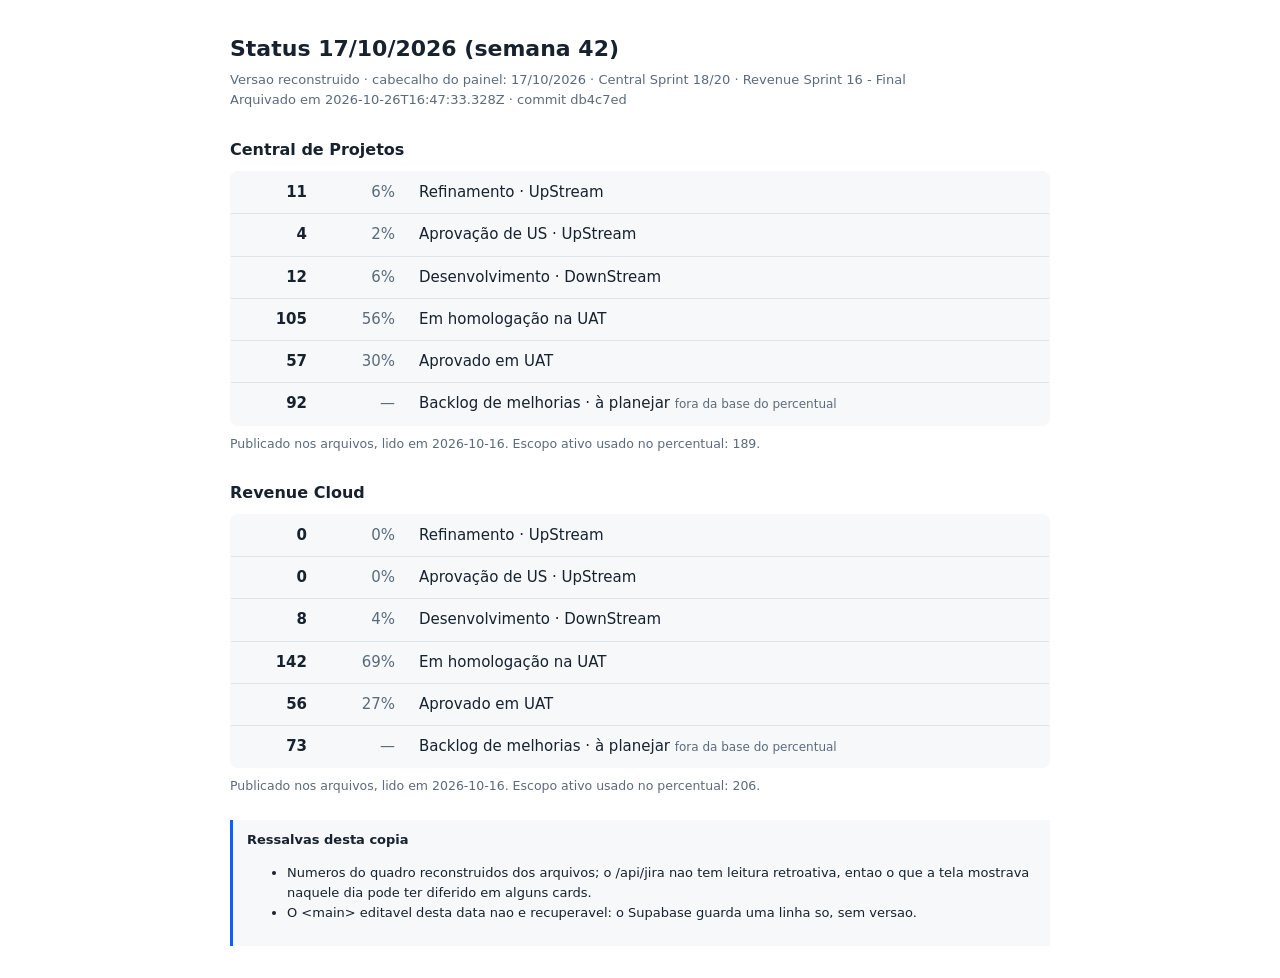
<file: historico/2026-10-17/quadro.html>
<!doctype html><html lang="pt-BR"><head><meta charset="utf-8"><meta name="viewport" content="width=device-width,initial-scale=1"><title>Status 17/10/2026 (semana 42)</title><style>:root{--fg:#17222e;--mut:#5b6b7b;--line:#dfe5ec;--bg:#fff;--card:#f6f8fa;--ac:#0b5fff}@media (prefers-color-scheme:dark){:root:not([data-theme="light"]){--fg:#e8edf3;--mut:#9aa8b6;--line:#2a3542;--bg:#121820;--card:#1a2230;--ac:#6fa0ff}}body{margin:0;background:var(--bg);color:var(--fg);font:15px/1.55 "Segoe UI",system-ui,sans-serif;padding:32px 16px}.w{max-width:820px;margin:0 auto}h1{font-size:22px;margin:0 0 4px}h2{font-size:16px;margin:28px 0 8px}.sub{color:var(--mut);font-size:13px;margin:0 0 20px}table{width:100%;border-collapse:collapse;background:var(--card);border:1px solid var(--line);border-radius:8px;overflow:hidden}td{padding:9px 12px;border-bottom:1px solid var(--line)}tr:last-child td{border-bottom:0}.n{width:64px;text-align:right;font-weight:700;font-variant-numeric:tabular-nums}.p{width:64px;text-align:right;color:var(--mut);font-variant-numeric:tabular-nums}.tag{color:var(--mut);font-size:12px}.fonte{color:var(--mut);font-size:12.5px;margin:8px 0 0}.av{border-left:3px solid var(--ac);background:var(--card);padding:10px 14px;margin:24px 0 0;font-size:13px}</style></head><body><div class="w"><h1>Status 17/10/2026 (semana 42)</h1><p class="sub">Versao reconstruido &middot; cabecalho do painel: 17/10/2026 &middot; Central Sprint 18/20 &middot; Revenue Sprint 16 - Final<br>Arquivado em 2026-10-26T16:47:33.328Z &middot; commit db4c7ed</p><section><h2>Central de Projetos</h2><table><tbody><tr><td class="n">11</td><td class="p">6%</td><td>Refinamento · UpStream</td></tr><tr><td class="n">4</td><td class="p">2%</td><td>Aprovação de US · UpStream</td></tr><tr><td class="n">12</td><td class="p">6%</td><td>Desenvolvimento · DownStream</td></tr><tr><td class="n">105</td><td class="p">56%</td><td>Em homologação na UAT</td></tr><tr><td class="n">57</td><td class="p">30%</td><td>Aprovado em UAT</td></tr><tr><td class="n">92</td><td class="p">&mdash;</td><td>Backlog de melhorias · à planejar <span class="tag">fora da base do percentual</span></td></tr></tbody></table><p class="fonte">Publicado nos arquivos, lido em 2026-10-16. Escopo ativo usado no percentual: 189.</p></section><section><h2>Revenue Cloud</h2><table><tbody><tr><td class="n">0</td><td class="p">0%</td><td>Refinamento · UpStream</td></tr><tr><td class="n">0</td><td class="p">0%</td><td>Aprovação de US · UpStream</td></tr><tr><td class="n">8</td><td class="p">4%</td><td>Desenvolvimento · DownStream</td></tr><tr><td class="n">142</td><td class="p">69%</td><td>Em homologação na UAT</td></tr><tr><td class="n">56</td><td class="p">27%</td><td>Aprovado em UAT</td></tr><tr><td class="n">73</td><td class="p">&mdash;</td><td>Backlog de melhorias · à planejar <span class="tag">fora da base do percentual</span></td></tr></tbody></table><p class="fonte">Publicado nos arquivos, lido em 2026-10-16. Escopo ativo usado no percentual: 206.</p></section><div class="av"><strong>Ressalvas desta copia</strong><ul><li>Numeros do quadro reconstruidos dos arquivos; o /api/jira nao tem leitura retroativa, entao o que a tela mostrava naquele dia pode ter diferido em alguns cards.</li><li>O &lt;main&gt; editavel desta data nao e recuperavel: o Supabase guarda uma linha so, sem versao.</li></ul></div></div></body></html>
</file>
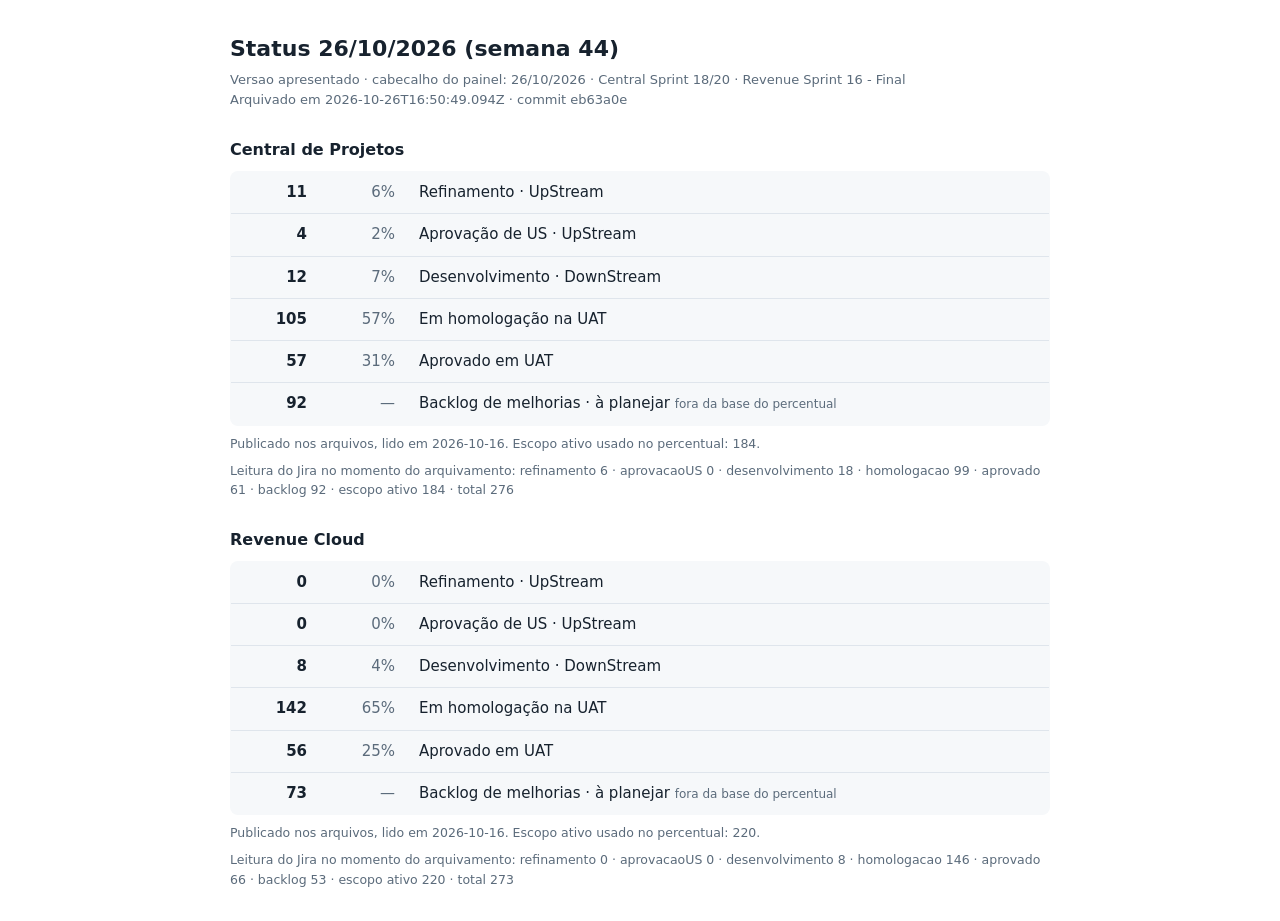
<file: historico/2026-10-26/quadro.html>
<!doctype html><html lang="pt-BR"><head><meta charset="utf-8"><meta name="viewport" content="width=device-width,initial-scale=1"><title>Status 26/10/2026 (semana 44)</title><style>:root{--fg:#17222e;--mut:#5b6b7b;--line:#dfe5ec;--bg:#fff;--card:#f6f8fa;--ac:#0b5fff}@media (prefers-color-scheme:dark){:root:not([data-theme="light"]){--fg:#e8edf3;--mut:#9aa8b6;--line:#2a3542;--bg:#121820;--card:#1a2230;--ac:#6fa0ff}}body{margin:0;background:var(--bg);color:var(--fg);font:15px/1.55 "Segoe UI",system-ui,sans-serif;padding:32px 16px}.w{max-width:820px;margin:0 auto}h1{font-size:22px;margin:0 0 4px}h2{font-size:16px;margin:28px 0 8px}.sub{color:var(--mut);font-size:13px;margin:0 0 20px}table{width:100%;border-collapse:collapse;background:var(--card);border:1px solid var(--line);border-radius:8px;overflow:hidden}td{padding:9px 12px;border-bottom:1px solid var(--line)}tr:last-child td{border-bottom:0}.n{width:64px;text-align:right;font-weight:700;font-variant-numeric:tabular-nums}.p{width:64px;text-align:right;color:var(--mut);font-variant-numeric:tabular-nums}.tag{color:var(--mut);font-size:12px}.fonte{color:var(--mut);font-size:12.5px;margin:8px 0 0}.av{border-left:3px solid var(--ac);background:var(--card);padding:10px 14px;margin:24px 0 0;font-size:13px}</style></head><body><div class="w"><h1>Status 26/10/2026 (semana 44)</h1><p class="sub">Versao apresentado &middot; cabecalho do painel: 26/10/2026 &middot; Central Sprint 18/20 &middot; Revenue Sprint 16 - Final<br>Arquivado em 2026-10-26T16:50:49.094Z &middot; commit eb63a0e</p><section><h2>Central de Projetos</h2><table><tbody><tr><td class="n">11</td><td class="p">6%</td><td>Refinamento · UpStream</td></tr><tr><td class="n">4</td><td class="p">2%</td><td>Aprovação de US · UpStream</td></tr><tr><td class="n">12</td><td class="p">7%</td><td>Desenvolvimento · DownStream</td></tr><tr><td class="n">105</td><td class="p">57%</td><td>Em homologação na UAT</td></tr><tr><td class="n">57</td><td class="p">31%</td><td>Aprovado em UAT</td></tr><tr><td class="n">92</td><td class="p">&mdash;</td><td>Backlog de melhorias · à planejar <span class="tag">fora da base do percentual</span></td></tr></tbody></table><p class="fonte">Publicado nos arquivos, lido em 2026-10-16. Escopo ativo usado no percentual: 184.</p><p class="fonte">Leitura do Jira no momento do arquivamento: refinamento 6 &middot; aprovacaoUS 0 &middot; desenvolvimento 18 &middot; homologacao 99 &middot; aprovado 61 &middot; backlog 92 &middot; escopo ativo 184 &middot; total 276</p></section><section><h2>Revenue Cloud</h2><table><tbody><tr><td class="n">0</td><td class="p">0%</td><td>Refinamento · UpStream</td></tr><tr><td class="n">0</td><td class="p">0%</td><td>Aprovação de US · UpStream</td></tr><tr><td class="n">8</td><td class="p">4%</td><td>Desenvolvimento · DownStream</td></tr><tr><td class="n">142</td><td class="p">65%</td><td>Em homologação na UAT</td></tr><tr><td class="n">56</td><td class="p">25%</td><td>Aprovado em UAT</td></tr><tr><td class="n">73</td><td class="p">&mdash;</td><td>Backlog de melhorias · à planejar <span class="tag">fora da base do percentual</span></td></tr></tbody></table><p class="fonte">Publicado nos arquivos, lido em 2026-10-16. Escopo ativo usado no percentual: 220.</p><p class="fonte">Leitura do Jira no momento do arquivamento: refinamento 0 &middot; aprovacaoUS 0 &middot; desenvolvimento 8 &middot; homologacao 146 &middot; aprovado 66 &middot; backlog 53 &middot; escopo ativo 220 &middot; total 273</p></section></div></body></html>
</file>
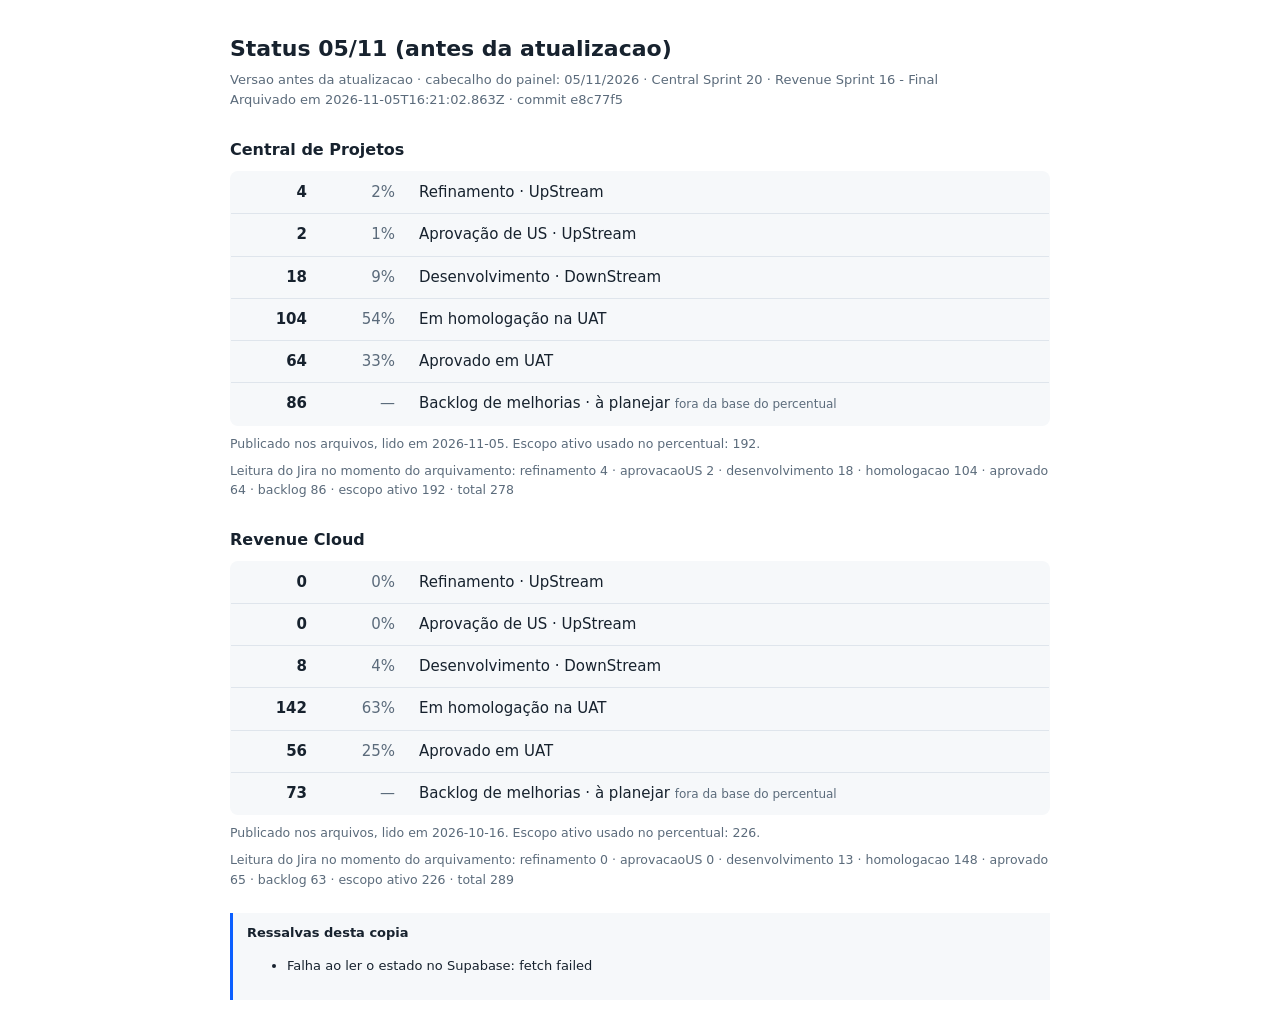
<file: historico/2026-11-05/quadro.html>
<!doctype html><html lang="pt-BR"><head><meta charset="utf-8"><meta name="viewport" content="width=device-width,initial-scale=1"><title>Status 05/11 (antes da atualizacao)</title><style>:root{--fg:#17222e;--mut:#5b6b7b;--line:#dfe5ec;--bg:#fff;--card:#f6f8fa;--ac:#0b5fff}@media (prefers-color-scheme:dark){:root:not([data-theme="light"]){--fg:#e8edf3;--mut:#9aa8b6;--line:#2a3542;--bg:#121820;--card:#1a2230;--ac:#6fa0ff}}body{margin:0;background:var(--bg);color:var(--fg);font:15px/1.55 "Segoe UI",system-ui,sans-serif;padding:32px 16px}.w{max-width:820px;margin:0 auto}h1{font-size:22px;margin:0 0 4px}h2{font-size:16px;margin:28px 0 8px}.sub{color:var(--mut);font-size:13px;margin:0 0 20px}table{width:100%;border-collapse:collapse;background:var(--card);border:1px solid var(--line);border-radius:8px;overflow:hidden}td{padding:9px 12px;border-bottom:1px solid var(--line)}tr:last-child td{border-bottom:0}.n{width:64px;text-align:right;font-weight:700;font-variant-numeric:tabular-nums}.p{width:64px;text-align:right;color:var(--mut);font-variant-numeric:tabular-nums}.tag{color:var(--mut);font-size:12px}.fonte{color:var(--mut);font-size:12.5px;margin:8px 0 0}.av{border-left:3px solid var(--ac);background:var(--card);padding:10px 14px;margin:24px 0 0;font-size:13px}</style></head><body><div class="w"><h1>Status 05/11 (antes da atualizacao)</h1><p class="sub">Versao antes da atualizacao &middot; cabecalho do painel: 05/11/2026 &middot; Central Sprint 20 &middot; Revenue Sprint 16 - Final<br>Arquivado em 2026-11-05T16:21:02.863Z &middot; commit e8c77f5</p><section><h2>Central de Projetos</h2><table><tbody><tr><td class="n">4</td><td class="p">2%</td><td>Refinamento · UpStream</td></tr><tr><td class="n">2</td><td class="p">1%</td><td>Aprovação de US · UpStream</td></tr><tr><td class="n">18</td><td class="p">9%</td><td>Desenvolvimento · DownStream</td></tr><tr><td class="n">104</td><td class="p">54%</td><td>Em homologação na UAT</td></tr><tr><td class="n">64</td><td class="p">33%</td><td>Aprovado em UAT</td></tr><tr><td class="n">86</td><td class="p">&mdash;</td><td>Backlog de melhorias · à planejar <span class="tag">fora da base do percentual</span></td></tr></tbody></table><p class="fonte">Publicado nos arquivos, lido em 2026-11-05. Escopo ativo usado no percentual: 192.</p><p class="fonte">Leitura do Jira no momento do arquivamento: refinamento 4 &middot; aprovacaoUS 2 &middot; desenvolvimento 18 &middot; homologacao 104 &middot; aprovado 64 &middot; backlog 86 &middot; escopo ativo 192 &middot; total 278</p></section><section><h2>Revenue Cloud</h2><table><tbody><tr><td class="n">0</td><td class="p">0%</td><td>Refinamento · UpStream</td></tr><tr><td class="n">0</td><td class="p">0%</td><td>Aprovação de US · UpStream</td></tr><tr><td class="n">8</td><td class="p">4%</td><td>Desenvolvimento · DownStream</td></tr><tr><td class="n">142</td><td class="p">63%</td><td>Em homologação na UAT</td></tr><tr><td class="n">56</td><td class="p">25%</td><td>Aprovado em UAT</td></tr><tr><td class="n">73</td><td class="p">&mdash;</td><td>Backlog de melhorias · à planejar <span class="tag">fora da base do percentual</span></td></tr></tbody></table><p class="fonte">Publicado nos arquivos, lido em 2026-10-16. Escopo ativo usado no percentual: 226.</p><p class="fonte">Leitura do Jira no momento do arquivamento: refinamento 0 &middot; aprovacaoUS 0 &middot; desenvolvimento 13 &middot; homologacao 148 &middot; aprovado 65 &middot; backlog 63 &middot; escopo ativo 226 &middot; total 289</p></section><div class="av"><strong>Ressalvas desta copia</strong><ul><li>Falha ao ler o estado no Supabase: fetch failed</li></ul></div></div></body></html>
</file>
